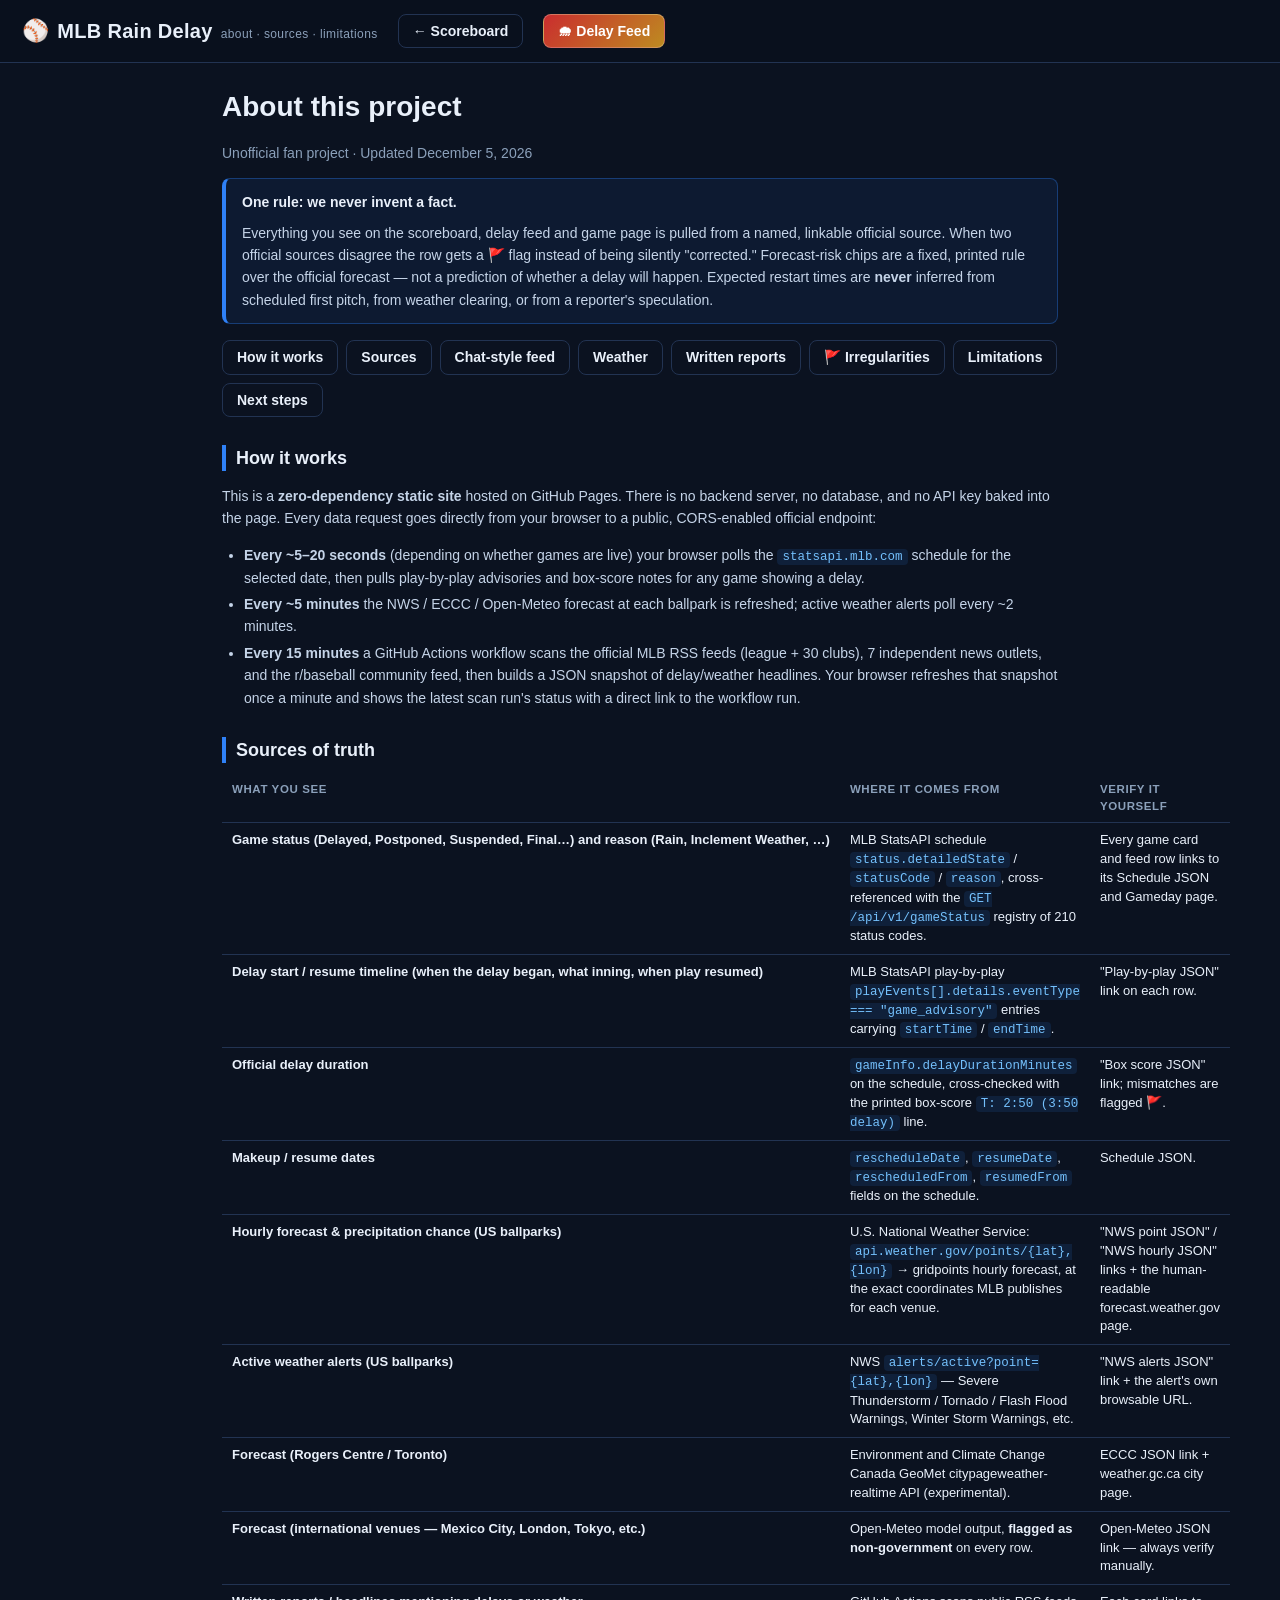
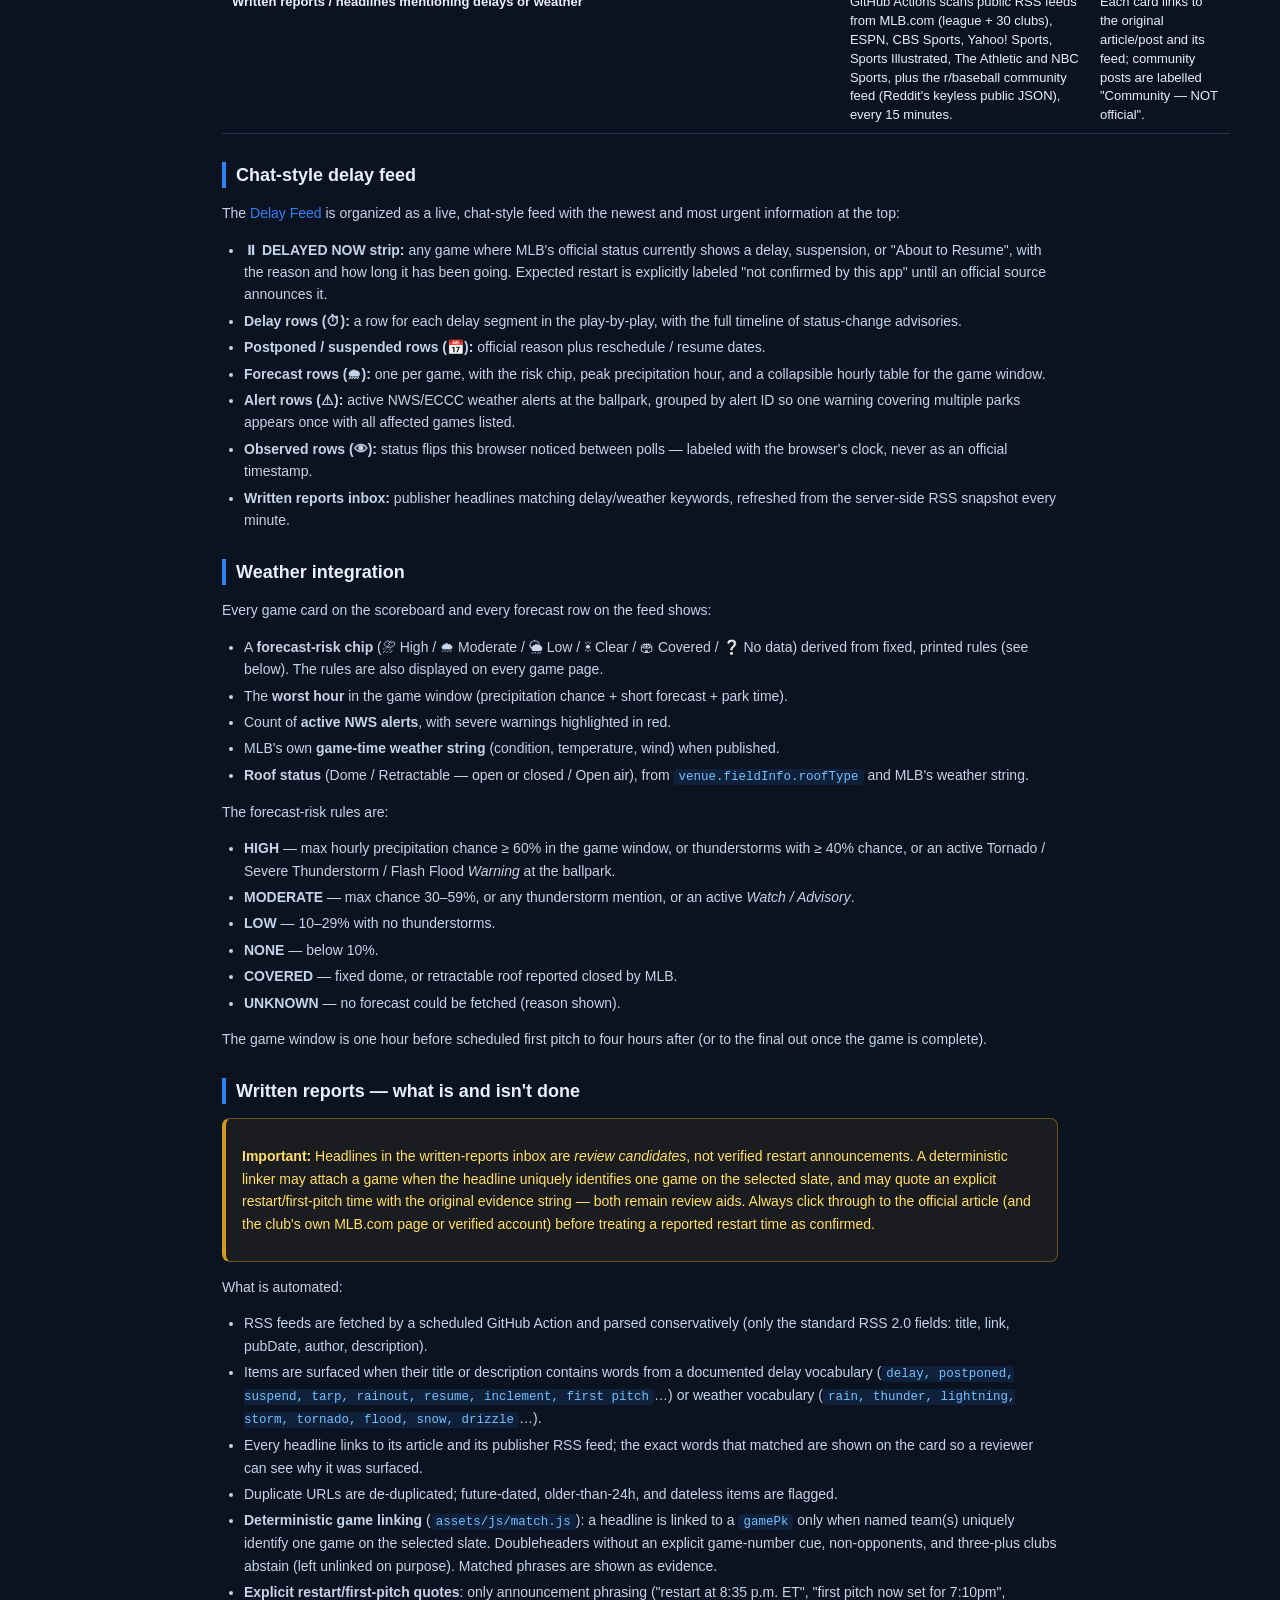
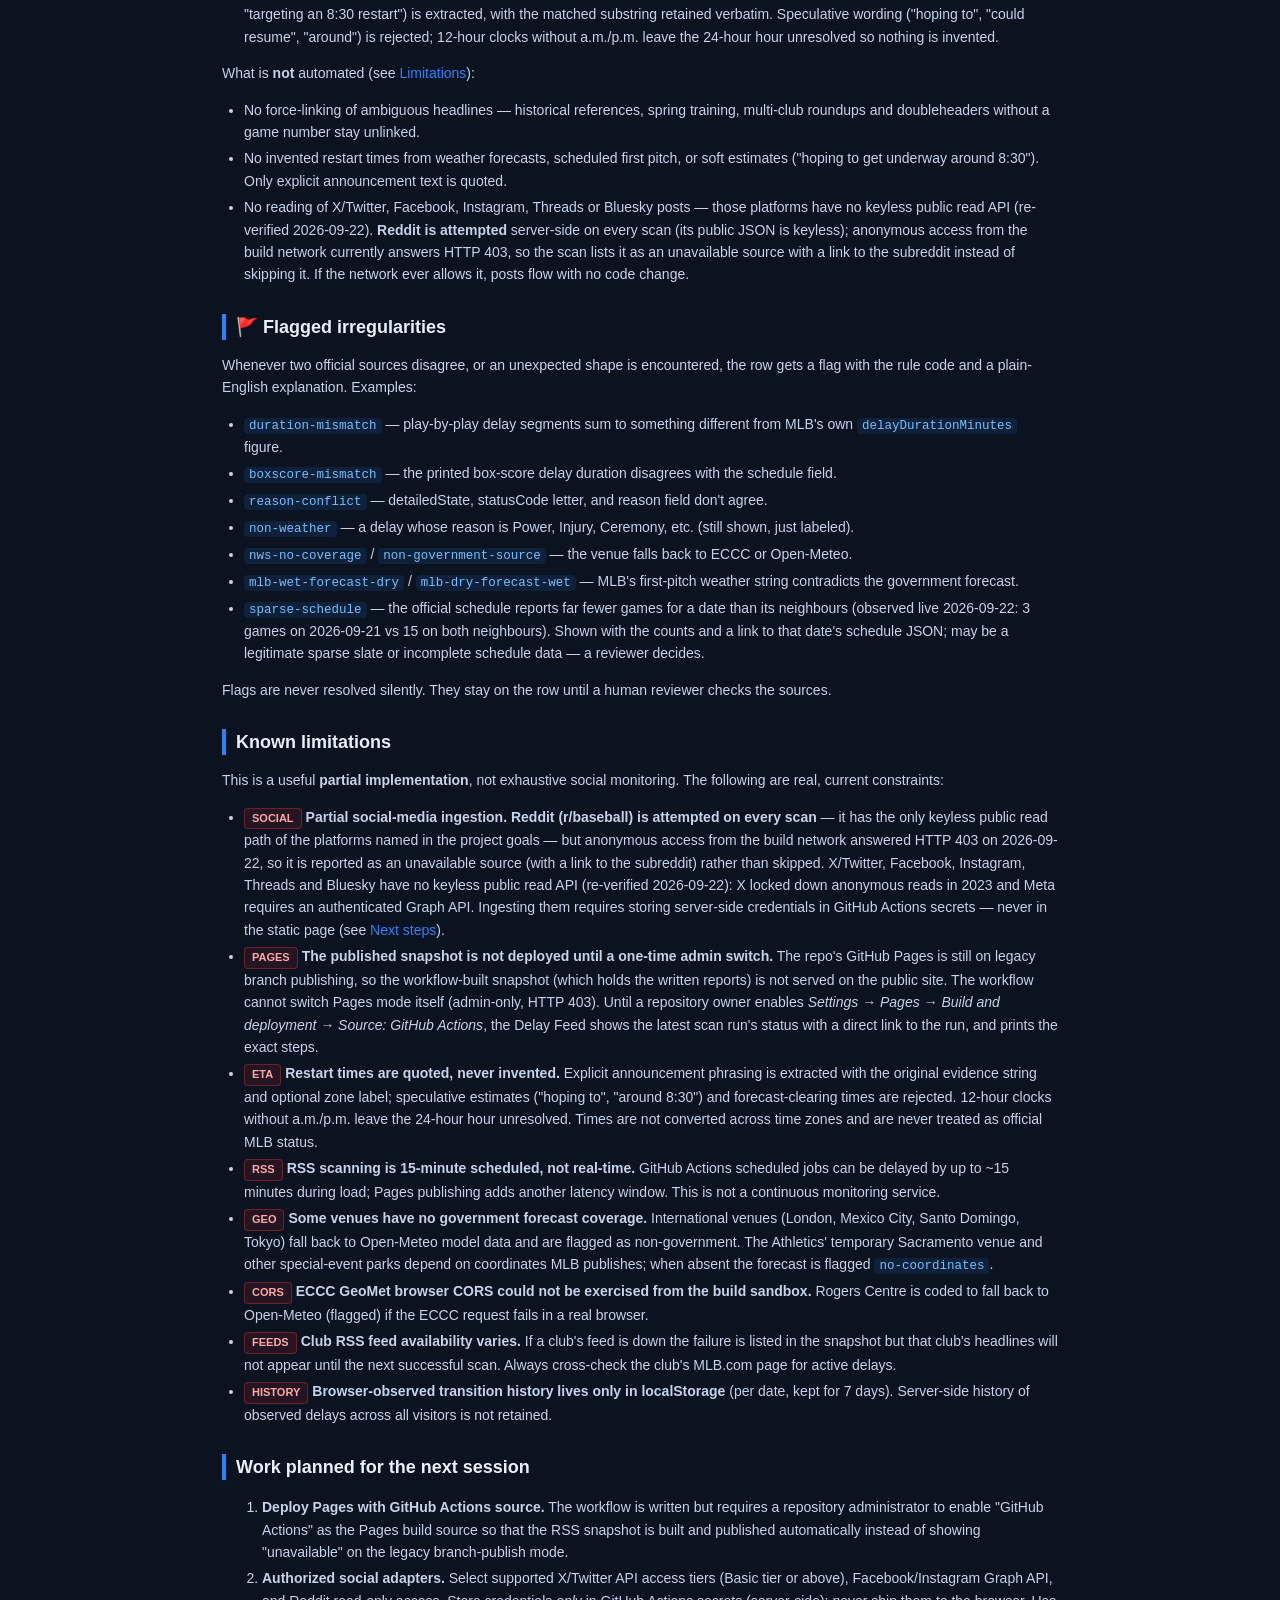
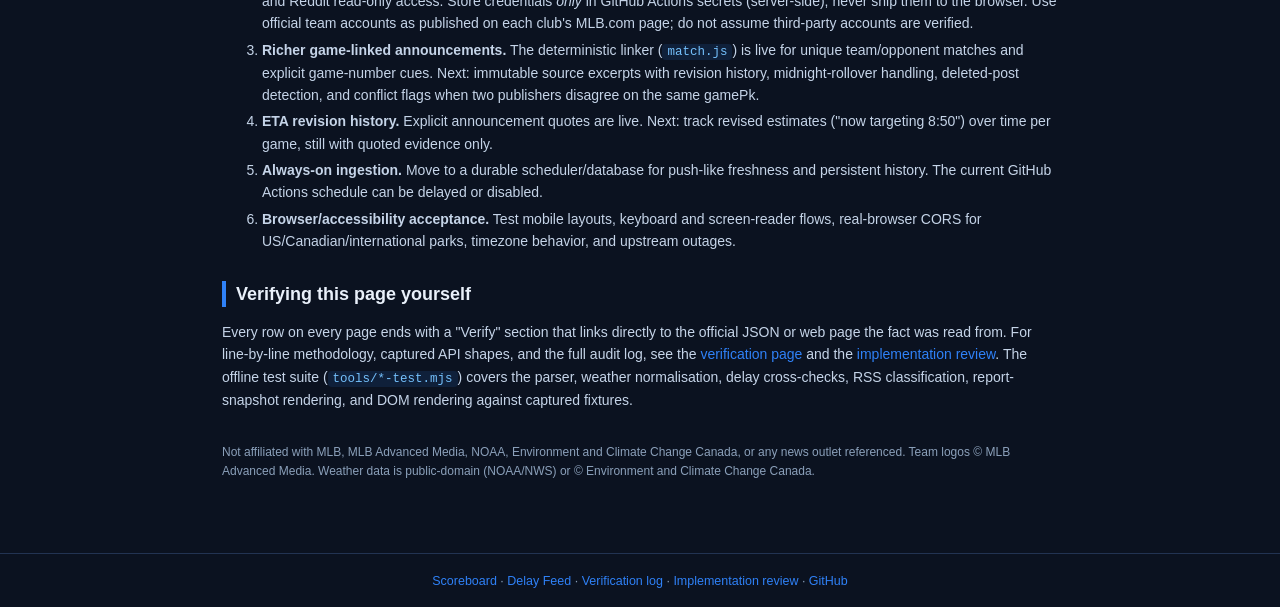
<file: about.html>
<!DOCTYPE html>
<html lang="en">
<head>
  <meta charset="UTF-8">
  <meta name="viewport" content="width=device-width, initial-scale=1.0">
  <title>MLB Rain Delay — About · Sources · Limitations</title>
  <meta name="description" content="About MLB Rain Delay: how delays, forecasts and written reports are gathered, which sources are official, what is verified automatically, and the project's limitations.">
  <link rel="icon" href="data:image/svg+xml,%3Csvg xmlns='http://www.w3.org/2000/svg' viewBox='0 0 100 100'%3E%3Ccircle cx='50' cy='50' r='46' fill='%23fff' stroke='%232f81f7' stroke-width='6'/%3E%3Cpath d='M38 62 l-6 14 M50 62 l-6 14 M62 62 l-6 14' stroke='%2338bdf8' stroke-width='5' stroke-linecap='round'/%3E%3C/svg%3E">
  <link rel="stylesheet" href="assets/css/style.css">
  <style>
    .about-main { max-width: 880px; margin: 0 auto; padding: 24px 22px 60px; }
    .about-main h1 { font-size: 28px; margin: 0 0 4px; }
    .about-main h2 { font-size: 18px; margin: 28px 0 8px; border-left: 4px solid var(--accent); padding-left: 10px; }
    .about-main h3 { font-size: 15px; margin: 18px 0 6px; color: var(--muted); text-transform: uppercase; letter-spacing: 0.8px; font-size: 12px; }
    .about-main p, .about-main li { font-size: 14px; line-height: 1.6; color: #c5d4e8; }
    .about-main ul { padding-left: 22px; margin: 6px 0; }
    .about-main li { margin: 4px 0; }
    .about-main code { background: rgba(47,129,247,0.12); padding: 1px 5px; border-radius: 4px; font-size: 12.5px; color: #74c0fc; }
    .about-table { width: 100%; border-collapse: collapse; margin: 10px 0; font-size: 13px; }
    .about-table th, .about-table td { padding: 8px 10px; border-bottom: 1px solid var(--line); text-align: left; vertical-align: top; }
    .about-table th { color: var(--muted); font-size: 11.5px; text-transform: uppercase; letter-spacing: 0.6px; font-weight: 800; }
    .about-table td:first-child { font-weight: 700; color: var(--text); white-space: nowrap; }
    .callout { background: rgba(47,129,247,0.08); border: 1px solid rgba(47,129,247,0.35); border-left: 4px solid var(--accent); border-radius: 8px; padding: 12px 16px; margin: 14px 0; }
    .callout-warn { background: rgba(210,153,34,0.08); border-color: rgba(210,153,34,0.45); border-left-color: var(--yellow); }
    .callout-warn p { color: #ffe066; }
    .limitation-tag { display: inline-block; background: rgba(224,49,49,0.12); color: #ffa8a8; border: 1px solid rgba(224,49,49,0.4); border-radius: 4px; padding: 1px 7px; font-size: 11px; font-weight: 700; margin-right: 4px; }
    .source-list { display: flex; flex-wrap: wrap; gap: 6px; margin: 8px 0; }
    .about-nav { display: flex; gap: 8px; flex-wrap: wrap; margin: 16px 0 0; }
  </style>
</head>
<body class="page-scoreboard">
  <header class="topbar">
    <div class="brand">
      <span class="brand-ball">⚾</span>
      <span>MLB Rain Delay</span>
      <span class="brand-sub">about · sources · limitations</span>
    </div>
    <a class="btn btn-ghost" href="index.html">← Scoreboard</a>
    <a class="btn btn-feed" href="delays.html">🌧 Delay Feed</a>
  </header>

  <main class="about-main">
    <h1>About this project</h1>
    <p style="color: var(--muted);">Unofficial fan project · Updated <span id="build-date"></span></p>

    <div class="callout">
      <p style="margin:0; color: var(--text); font-weight: 600;">One rule: we never invent a fact.</p>
      <p style="margin:8px 0 0;">Everything you see on the scoreboard, delay feed and game page is pulled from
      a named, linkable official source. When two official sources disagree the row gets a 🚩 flag instead of
      being silently "corrected." Forecast-risk chips are a fixed, printed rule over the official forecast —
      not a prediction of whether a delay will happen. Expected restart times are <strong>never</strong>
      inferred from scheduled first pitch, from weather clearing, or from a reporter's speculation.</p>
    </div>

    <div class="about-nav">
      <a class="btn btn-ghost" href="#how-it-works">How it works</a>
      <a class="btn btn-ghost" href="#sources">Sources</a>
      <a class="btn btn-ghost" href="#chat-feed">Chat-style feed</a>
      <a class="btn btn-ghost" href="#weather">Weather</a>
      <a class="btn btn-ghost" href="#reports">Written reports</a>
      <a class="btn btn-ghost" href="#irregularities">🚩 Irregularities</a>
      <a class="btn btn-ghost" href="#limitations">Limitations</a>
      <a class="btn btn-ghost" href="#next">Next steps</a>
    </div>

    <h2 id="how-it-works">How it works</h2>
    <p>This is a <strong>zero-dependency static site</strong> hosted on GitHub Pages. There is no backend
    server, no database, and no API key baked into the page. Every data request goes directly from your
    browser to a public, CORS-enabled official endpoint:</p>
    <ul>
      <li><strong>Every ~5–20 seconds</strong> (depending on whether games are live) your browser polls the
      <code>statsapi.mlb.com</code> schedule for the selected date, then pulls play-by-play advisories and
      box-score notes for any game showing a delay.</li>
      <li><strong>Every ~5 minutes</strong> the NWS / ECCC / Open-Meteo forecast at each ballpark is refreshed;
      active weather alerts poll every ~2 minutes.</li>
      <li><strong>Every 15 minutes</strong> a GitHub Actions workflow scans the official MLB RSS feeds
      (league + 30 clubs), 7 independent news outlets, and the r/baseball community feed, then builds a
      JSON snapshot of delay/weather headlines. Your browser refreshes that snapshot once a minute and
      shows the latest scan run's status with a direct link to the workflow run.</li>
    </ul>

    <h2 id="sources">Sources of truth</h2>
    <table class="about-table">
      <thead><tr><th>What you see</th><th>Where it comes from</th><th>Verify it yourself</th></tr></thead>
      <tbody>
        <tr>
          <td>Game status (Delayed, Postponed, Suspended, Final…) and reason (Rain, Inclement Weather, …)</td>
          <td>MLB StatsAPI schedule <code>status.detailedState</code> / <code>statusCode</code> / <code>reason</code>, cross-referenced with the <code>GET /api/v1/gameStatus</code> registry of 210 status codes.</td>
          <td>Every game card and feed row links to its Schedule JSON and Gameday page.</td>
        </tr>
        <tr>
          <td>Delay start / resume timeline (when the delay began, what inning, when play resumed)</td>
          <td>MLB StatsAPI play-by-play <code>playEvents[].details.eventType === "game_advisory"</code> entries carrying <code>startTime</code> / <code>endTime</code>.</td>
          <td>"Play-by-play JSON" link on each row.</td>
        </tr>
        <tr>
          <td>Official delay duration</td>
          <td><code>gameInfo.delayDurationMinutes</code> on the schedule, cross-checked with the printed box-score <code>T: 2:50 (3:50 delay)</code> line.</td>
          <td>"Box score JSON" link; mismatches are flagged 🚩.</td>
        </tr>
        <tr>
          <td>Makeup / resume dates</td>
          <td><code>rescheduleDate</code>, <code>resumeDate</code>, <code>rescheduledFrom</code>, <code>resumedFrom</code> fields on the schedule.</td>
          <td>Schedule JSON.</td>
        </tr>
        <tr>
          <td>Hourly forecast & precipitation chance (US ballparks)</td>
          <td>U.S. National Weather Service: <code>api.weather.gov/points/{lat},{lon}</code> → gridpoints hourly forecast, at the exact coordinates MLB publishes for each venue.</td>
          <td>"NWS point JSON" / "NWS hourly JSON" links + the human-readable forecast.weather.gov page.</td>
        </tr>
        <tr>
          <td>Active weather alerts (US ballparks)</td>
          <td>NWS <code>alerts/active?point={lat},{lon}</code> — Severe Thunderstorm / Tornado / Flash Flood Warnings, Winter Storm Warnings, etc.</td>
          <td>"NWS alerts JSON" link + the alert's own browsable URL.</td>
        </tr>
        <tr>
          <td>Forecast (Rogers Centre / Toronto)</td>
          <td>Environment and Climate Change Canada GeoMet citypageweather-realtime API (experimental).</td>
          <td>ECCC JSON link + weather.gc.ca city page.</td>
        </tr>
        <tr>
          <td>Forecast (international venues — Mexico City, London, Tokyo, etc.)</td>
          <td>Open-Meteo model output, <strong>flagged as non-government</strong> on every row.</td>
          <td>Open-Meteo JSON link — always verify manually.</td>
        </tr>
        <tr>
          <td>Written reports / headlines mentioning delays or weather</td>
          <td>GitHub Actions scans public RSS feeds from MLB.com (league + 30 clubs), ESPN, CBS Sports, Yahoo! Sports, Sports Illustrated, The Athletic and NBC Sports, plus the r/baseball community feed (Reddit's keyless public JSON), every 15 minutes.</td>
          <td>Each card links to the original article/post and its feed; community posts are labelled "Community — NOT official".</td>
        </tr>
      </tbody>
    </table>

    <h2 id="chat-feed">Chat-style delay feed</h2>
    <p>The <a href="delays.html">Delay Feed</a> is organized as a live, chat-style feed with the
    newest and most urgent information at the top:</p>
    <ul>
      <li><strong>⏸ DELAYED NOW strip:</strong> any game where MLB's official status currently shows a
      delay, suspension, or "About to Resume", with the reason and how long it has been going.
      Expected restart is explicitly labeled "not confirmed by this app" until an official source announces it.</li>
      <li><strong>Delay rows (⏱):</strong> a row for each delay segment in the play-by-play, with
      the full timeline of status-change advisories.</li>
      <li><strong>Postponed / suspended rows (📅):</strong> official reason plus reschedule / resume dates.</li>
      <li><strong>Forecast rows (🌧):</strong> one per game, with the risk chip, peak precipitation hour,
      and a collapsible hourly table for the game window.</li>
      <li><strong>Alert rows (⚠):</strong> active NWS/ECCC weather alerts at the ballpark, grouped by
      alert ID so one warning covering multiple parks appears once with all affected games listed.</li>
      <li><strong>Observed rows (👁):</strong> status flips this browser noticed between polls —
      labeled with the browser's clock, never as an official timestamp.</li>
      <li><strong>Written reports inbox:</strong> publisher headlines matching delay/weather keywords,
      refreshed from the server-side RSS snapshot every minute.</li>
    </ul>

    <h2 id="weather">Weather integration</h2>
    <p>Every game card on the scoreboard and every forecast row on the feed shows:</p>
    <ul>
      <li>A <strong>forecast-risk chip</strong> (⛈ High / 🌧 Moderate / 🌦 Low / ☀ Clear / 🏟 Covered / ❔ No data)
      derived from fixed, printed rules (see below). The rules are also displayed on every game page.</li>
      <li>The <strong>worst hour</strong> in the game window (precipitation chance + short forecast + park time).</li>
      <li>Count of <strong>active NWS alerts</strong>, with severe warnings highlighted in red.</li>
      <li>MLB's own <strong>game-time weather string</strong> (condition, temperature, wind) when published.</li>
      <li><strong>Roof status</strong> (Dome / Retractable — open or closed / Open air), from
      <code>venue.fieldInfo.roofType</code> and MLB's weather string.</li>
    </ul>
    <p>The forecast-risk rules are:</p>
    <ul>
      <li><strong>HIGH</strong> — max hourly precipitation chance ≥ 60% in the game window, or thunderstorms with ≥ 40% chance, or an active Tornado / Severe Thunderstorm / Flash Flood <em>Warning</em> at the ballpark.</li>
      <li><strong>MODERATE</strong> — max chance 30–59%, or any thunderstorm mention, or an active <em>Watch / Advisory</em>.</li>
      <li><strong>LOW</strong> — 10–29% with no thunderstorms.</li>
      <li><strong>NONE</strong> — below 10%.</li>
      <li><strong>COVERED</strong> — fixed dome, or retractable roof reported closed by MLB.</li>
      <li><strong>UNKNOWN</strong> — no forecast could be fetched (reason shown).</li>
    </ul>
    <p>The game window is one hour before scheduled first pitch to four hours after (or to the final out once the game is complete).</p>

    <h2 id="reports">Written reports — what is and isn't done</h2>
    <div class="callout callout-warn">
      <p><strong>Important:</strong> Headlines in the written-reports inbox are <em>review candidates</em>,
      not verified restart announcements. A deterministic linker may attach a game when the headline
      uniquely identifies one game on the selected slate, and may quote an explicit restart/first-pitch
      time with the original evidence string — both remain review aids. Always click through to the
      official article (and the club's own MLB.com page or verified account) before treating a reported
      restart time as confirmed.</p>
    </div>
    <p>What is automated:</p>
    <ul>
      <li>RSS feeds are fetched by a scheduled GitHub Action and parsed conservatively (only the standard
      RSS 2.0 fields: title, link, pubDate, author, description).</li>
      <li>Items are surfaced when their title or description contains words from a documented delay
      vocabulary (<code>delay, postponed, suspend, tarp, rainout, resume, inclement, first pitch</code>…)
      or weather vocabulary (<code>rain, thunder, lightning, storm, tornado, flood, snow, drizzle</code>…).</li>
      <li>Every headline links to its article and its publisher RSS feed; the exact words that matched
      are shown on the card so a reviewer can see why it was surfaced.</li>
      <li>Duplicate URLs are de-duplicated; future-dated, older-than-24h, and dateless items are flagged.</li>
      <li><strong>Deterministic game linking</strong> (<code>assets/js/match.js</code>): a headline is
      linked to a <code>gamePk</code> only when named team(s) uniquely identify one game on the selected
      slate. Doubleheaders without an explicit game-number cue, non-opponents, and three-plus clubs
      abstain (left unlinked on purpose). Matched phrases are shown as evidence.</li>
      <li><strong>Explicit restart/first-pitch quotes</strong>: only announcement phrasing
      ("restart at 8:35 p.m. ET", "first pitch now set for 7:10pm", "targeting an 8:30 restart") is
      extracted, with the matched substring retained verbatim. Speculative wording ("hoping to",
      "could resume", "around") is rejected; 12-hour clocks without a.m./p.m. leave the 24-hour hour
      unresolved so nothing is invented.</li>
    </ul>
    <p>What is <strong>not</strong> automated (see <a href="#limitations">Limitations</a>):</p>
    <ul>
      <li>No force-linking of ambiguous headlines — historical references, spring training, multi-club
      roundups and doubleheaders without a game number stay unlinked.</li>
      <li>No invented restart times from weather forecasts, scheduled first pitch, or soft estimates
      ("hoping to get underway around 8:30"). Only explicit announcement text is quoted.</li>
      <li>No reading of X/Twitter, Facebook, Instagram, Threads or Bluesky posts — those platforms
      have no keyless public read API (re-verified 2026-09-22). <strong>Reddit is attempted</strong>
      server-side on every scan (its public JSON is keyless); anonymous access from the build network
      currently answers HTTP 403, so the scan lists it as an unavailable source with a link to the
      subreddit instead of skipping it. If the network ever allows it, posts flow with no code change.</li>
    </ul>

    <h2 id="irregularities">🚩 Flagged irregularities</h2>
    <p>Whenever two official sources disagree, or an unexpected shape is encountered, the row gets a
    flag with the rule code and a plain-English explanation. Examples:</p>
    <ul>
      <li><code>duration-mismatch</code> — play-by-play delay segments sum to something different from
      MLB's own <code>delayDurationMinutes</code> figure.</li>
      <li><code>boxscore-mismatch</code> — the printed box-score delay duration disagrees with the
      schedule field.</li>
      <li><code>reason-conflict</code> — detailedState, statusCode letter, and reason field don't agree.</li>
      <li><code>non-weather</code> — a delay whose reason is Power, Injury, Ceremony, etc. (still shown, just labeled).</li>
      <li><code>nws-no-coverage</code> / <code>non-government-source</code> — the venue falls back to
      ECCC or Open-Meteo.</li>
      <li><code>mlb-wet-forecast-dry</code> / <code>mlb-dry-forecast-wet</code> — MLB's first-pitch weather
      string contradicts the government forecast.</li>
      <li><code>sparse-schedule</code> — the official schedule reports far fewer games for a date than
      its neighbours (observed live 2026-09-22: 3 games on 2026-09-21 vs 15 on both neighbours). Shown
      with the counts and a link to that date's schedule JSON; may be a legitimate sparse slate or
      incomplete schedule data — a reviewer decides.</li>
    </ul>
    <p>Flags are never resolved silently. They stay on the row until a human reviewer checks the sources.</p>

    <h2 id="limitations">Known limitations</h2>
    <p>This is a useful <strong>partial implementation</strong>, not exhaustive social monitoring.
    The following are real, current constraints:</p>
    <ul>
      <li><span class="limitation-tag">SOCIAL</span><strong>Partial social-media ingestion.</strong>
      <strong>Reddit (r/baseball) is attempted on every scan</strong> — it has the only keyless public
      read path of the platforms named in the project goals — but anonymous access from the build
      network answered HTTP 403 on 2026-09-22, so it is reported as an unavailable source (with a link
      to the subreddit) rather than skipped. X/Twitter, Facebook, Instagram, Threads and Bluesky have no
      keyless public read API (re-verified 2026-09-22): X locked down anonymous reads in 2023 and Meta
      requires an authenticated Graph API. Ingesting them requires storing server-side credentials in
      GitHub Actions secrets — never in the static page (see <a href="#next">Next steps</a>).</li>
      <li><span class="limitation-tag">PAGES</span><strong>The published snapshot is not deployed until
      a one-time admin switch.</strong> The repo's GitHub Pages is still on legacy branch publishing,
      so the workflow-built snapshot (which holds the written reports) is not served on the public site.
      The workflow cannot switch Pages mode itself (admin-only, HTTP 403). Until a repository owner
      enables <em>Settings → Pages → Build and deployment → Source: GitHub Actions</em>, the Delay Feed
      shows the latest scan run's status with a direct link to the run, and prints the exact steps.</li>
      <li><span class="limitation-tag">ETA</span><strong>Restart times are quoted, never invented.</strong>
      Explicit announcement phrasing is extracted with the original evidence string and optional zone
      label; speculative estimates ("hoping to", "around 8:30") and forecast-clearing times are rejected.
      12-hour clocks without a.m./p.m. leave the 24-hour hour unresolved. Times are not converted across
      time zones and are never treated as official MLB status.</li>
      <li><span class="limitation-tag">RSS</span><strong>RSS scanning is 15-minute scheduled, not real-time.</strong>
      GitHub Actions scheduled jobs can be delayed by up to ~15 minutes during load; Pages publishing adds
      another latency window. This is not a continuous monitoring service.</li>
      <li><span class="limitation-tag">GEO</span><strong>Some venues have no government forecast coverage.</strong>
      International venues (London, Mexico City, Santo Domingo, Tokyo) fall back to Open-Meteo model data
      and are flagged as non-government. The Athletics' temporary Sacramento venue and other special-event
      parks depend on coordinates MLB publishes; when absent the forecast is flagged <code>no-coordinates</code>.</li>
      <li><span class="limitation-tag">CORS</span><strong>ECCC GeoMet browser CORS could not be exercised
      from the build sandbox.</strong> Rogers Centre is coded to fall back to Open-Meteo (flagged) if the
      ECCC request fails in a real browser.</li>
      <li><span class="limitation-tag">FEEDS</span><strong>Club RSS feed availability varies.</strong>
      If a club's feed is down the failure is listed in the snapshot but that club's headlines will not
      appear until the next successful scan. Always cross-check the club's MLB.com page for active delays.</li>
      <li><span class="limitation-tag">HISTORY</span><strong>Browser-observed transition history lives
      only in localStorage</strong> (per date, kept for 7 days). Server-side history of observed delays
      across all visitors is not retained.</li>
    </ul>

    <h2 id="next">Work planned for the next session</h2>
    <ol>
      <li><strong>Deploy Pages with GitHub Actions source.</strong> The workflow is written but requires
      a repository administrator to enable "GitHub Actions" as the Pages build source so that the RSS
      snapshot is built and published automatically instead of showing "unavailable" on the legacy
      branch-publish mode.</li>
      <li><strong>Authorized social adapters.</strong> Select supported X/Twitter API access tiers
      (Basic tier or above), Facebook/Instagram Graph API, and Reddit read-only access. Store
      credentials <em>only</em> in GitHub Actions secrets (server-side); never ship them to the browser.
      Use official team accounts as published on each club's MLB.com page; do not assume third-party
      accounts are verified.</li>
      <li><strong>Richer game-linked announcements.</strong> The deterministic linker
      (<code>match.js</code>) is live for unique team/opponent matches and explicit game-number cues.
      Next: immutable source excerpts with revision history, midnight-rollover handling, deleted-post
      detection, and conflict flags when two publishers disagree on the same gamePk.</li>
      <li><strong>ETA revision history.</strong> Explicit announcement quotes are live. Next: track
      revised estimates ("now targeting 8:50") over time per game, still with quoted evidence only.</li>
      <li><strong>Always-on ingestion.</strong> Move to a durable scheduler/database for push-like
      freshness and persistent history. The current GitHub Actions schedule can be delayed or disabled.</li>
      <li><strong>Browser/accessibility acceptance.</strong> Test mobile layouts, keyboard and
      screen-reader flows, real-browser CORS for US/Canadian/international parks, timezone behavior,
      and upstream outages.</li>
    </ol>

    <h2>Verifying this page yourself</h2>
    <p>Every row on every page ends with a "Verify" section that links directly to the official JSON
    or web page the fact was read from. For line-by-line methodology, captured API shapes, and the
    full audit log, see the <a href="docs/verification.html">verification page</a> and the
    <a href="docs/implementation-review.md">implementation review</a>. The offline test suite
    (<code>tools/*-test.mjs</code>) covers the parser, weather normalisation, delay cross-checks,
    RSS classification, report-snapshot rendering, and DOM rendering against captured fixtures.</p>

    <p style="margin-top: 32px; color: var(--muted); font-size: 12px;">Not affiliated with MLB, MLB Advanced Media,
    NOAA, Environment and Climate Change Canada, or any news outlet referenced. Team logos © MLB Advanced Media.
    Weather data is public-domain (NOAA/NWS) or © Environment and Climate Change Canada.</p>
  </main>

  <footer class="site-footer">
    <p>
      <a href="index.html">Scoreboard</a> ·
      <a href="delays.html">Delay Feed</a> ·
      <a href="docs/verification.html">Verification log</a> ·
      <a href="docs/implementation-review.md">Implementation review</a> ·
      <a href="https://github.com/buffedlizard55-lab/MLBRainDelay">GitHub</a>
    </p>
  </footer>

  <script>
    document.getElementById('build-date').textContent = new Date().toLocaleDateString([],
      { year: 'numeric', month: 'long', day: 'numeric' });
  </script>
</body>
</html>
</file>
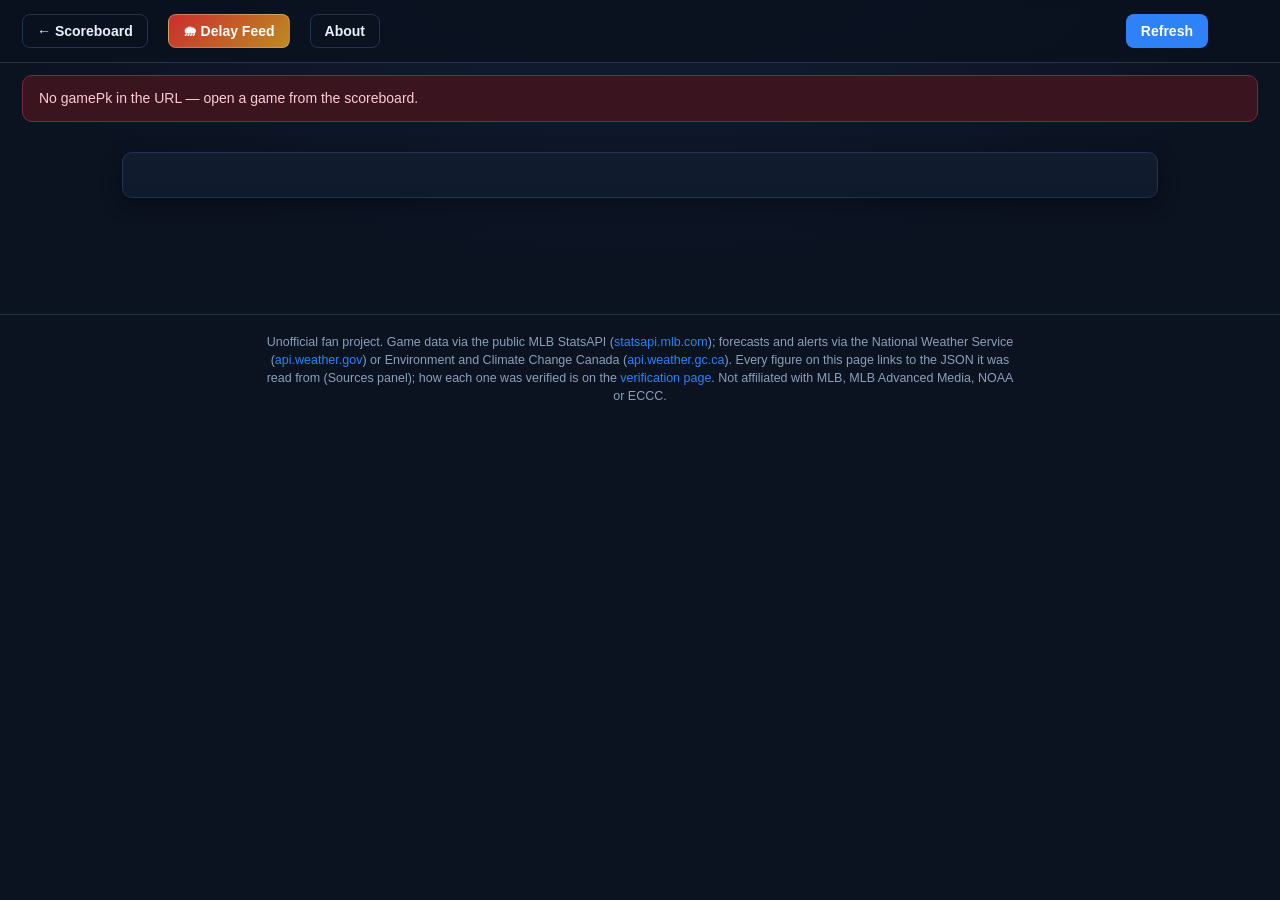
<file: game.html>
<!DOCTYPE html>
<html lang="en">
<head>
  <meta charset="UTF-8">
  <meta name="viewport" content="width=device-width, initial-scale=1.0">
  <title>MLB Rain Delay — Game</title>
  <meta name="description" content="One MLB game: official status and delay timeline, MLB's game-time weather, the NWS / Environment Canada hourly forecast and active alerts at the ballpark, and links to every official source.">
  <link rel="icon" href="data:image/svg+xml,%3Csvg xmlns='http://www.w3.org/2000/svg' viewBox='0 0 100 100'%3E%3Ccircle cx='50' cy='50' r='46' fill='%23fff' stroke='%232f81f7' stroke-width='6'/%3E%3Cpath d='M50 4 A46 46 0 0 1 96 50 M50 96 A46 46 0 0 1 4 50 M4 50 A46 46 0 0 1 50 4 M96 50 A46 46 0 0 1 50 96' stroke='%232f81f7' stroke-width='2.5' fill='none'/%3E%3Cpath d='M38 62 l-6 14 M50 62 l-6 14 M62 62 l-6 14' stroke='%2338bdf8' stroke-width='5' stroke-linecap='round'/%3E%3C/svg%3E">
  <link rel="stylesheet" href="assets/css/style.css">
</head>
<body class="page-game">
  <header class="topbar topbar-game">
    <a class="btn btn-ghost" href="index.html">← Scoreboard</a>
    <a class="btn btn-feed" href="delays.html" title="All-games delay feed">🌧 Delay Feed</a>
    <a class="btn btn-ghost" href="about.html">About</a>
    <div class="game-controls">
      <button id="refresh-btn" class="btn">Refresh</button>
      <span class="countdown" id="countdown"></span>
    </div>
  </header>

  <div id="banner" class="banner"></div>
  <div id="loading" class="loading-overlay"><div class="spinner"></div></div>

  <main id="main" class="game-main">
    <section class="game-header">
      <div id="header-away" class="header-side"></div>
      <div id="header-center" class="header-center"></div>
      <div id="header-home" class="header-side"></div>
    </section>
    <div id="header-meta" class="header-meta"></div>
    <div id="header-decisions" class="header-decisions"></div>

    <section id="linescore-wrap" class="panel" style="display:none"></section>

    <section id="delay-wrap" class="panel"></section>

    <section id="weather-wrap" class="panel"></section>

    <section id="sources-wrap" class="panel"></section>

    <div id="status-line" class="status-line"></div>
  </main>

  <footer class="site-footer">
    <p>
      Unofficial fan project. Game data via the public MLB StatsAPI
      (<a href="https://statsapi.mlb.com" target="_blank" rel="noopener">statsapi.mlb.com</a>);
      forecasts and alerts via the National Weather Service
      (<a href="https://api.weather.gov" target="_blank" rel="noopener">api.weather.gov</a>) or Environment and
      Climate Change Canada (<a href="https://api.weather.gc.ca" target="_blank" rel="noopener">api.weather.gc.ca</a>).
      Every figure on this page links to the JSON it was read from (Sources panel); how each one was
      verified is on the <a href="docs/verification.html">verification page</a>.
      Not affiliated with MLB, MLB Advanced Media, NOAA or ECCC.
    </p>
  </footer>

  <script src="assets/js/api.js"></script>
  <script src="assets/js/ui.js"></script>
  <script src="assets/js/delays.js"></script>
  <script src="assets/js/weather.js"></script>
  <script src="assets/js/clubs.js"></script>
  <script src="assets/js/game.js"></script>
</body>
</html>
</file>
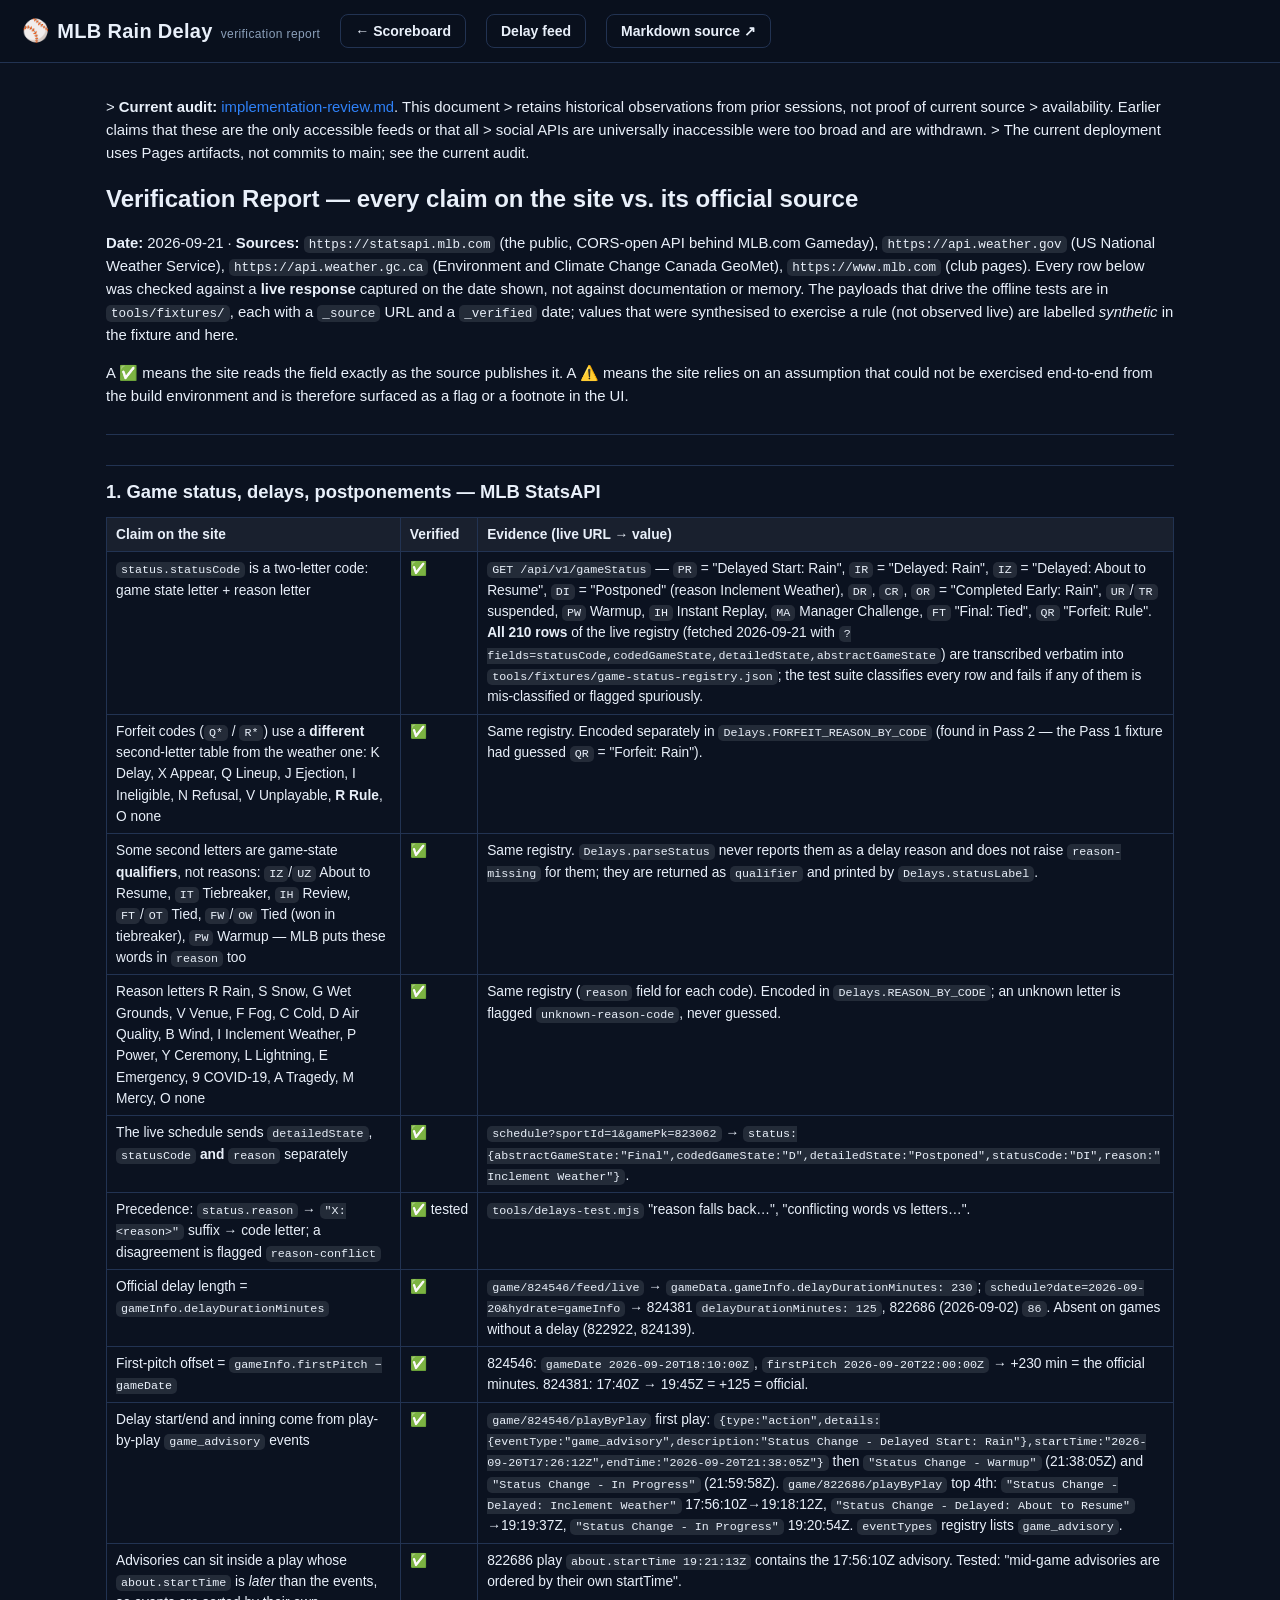
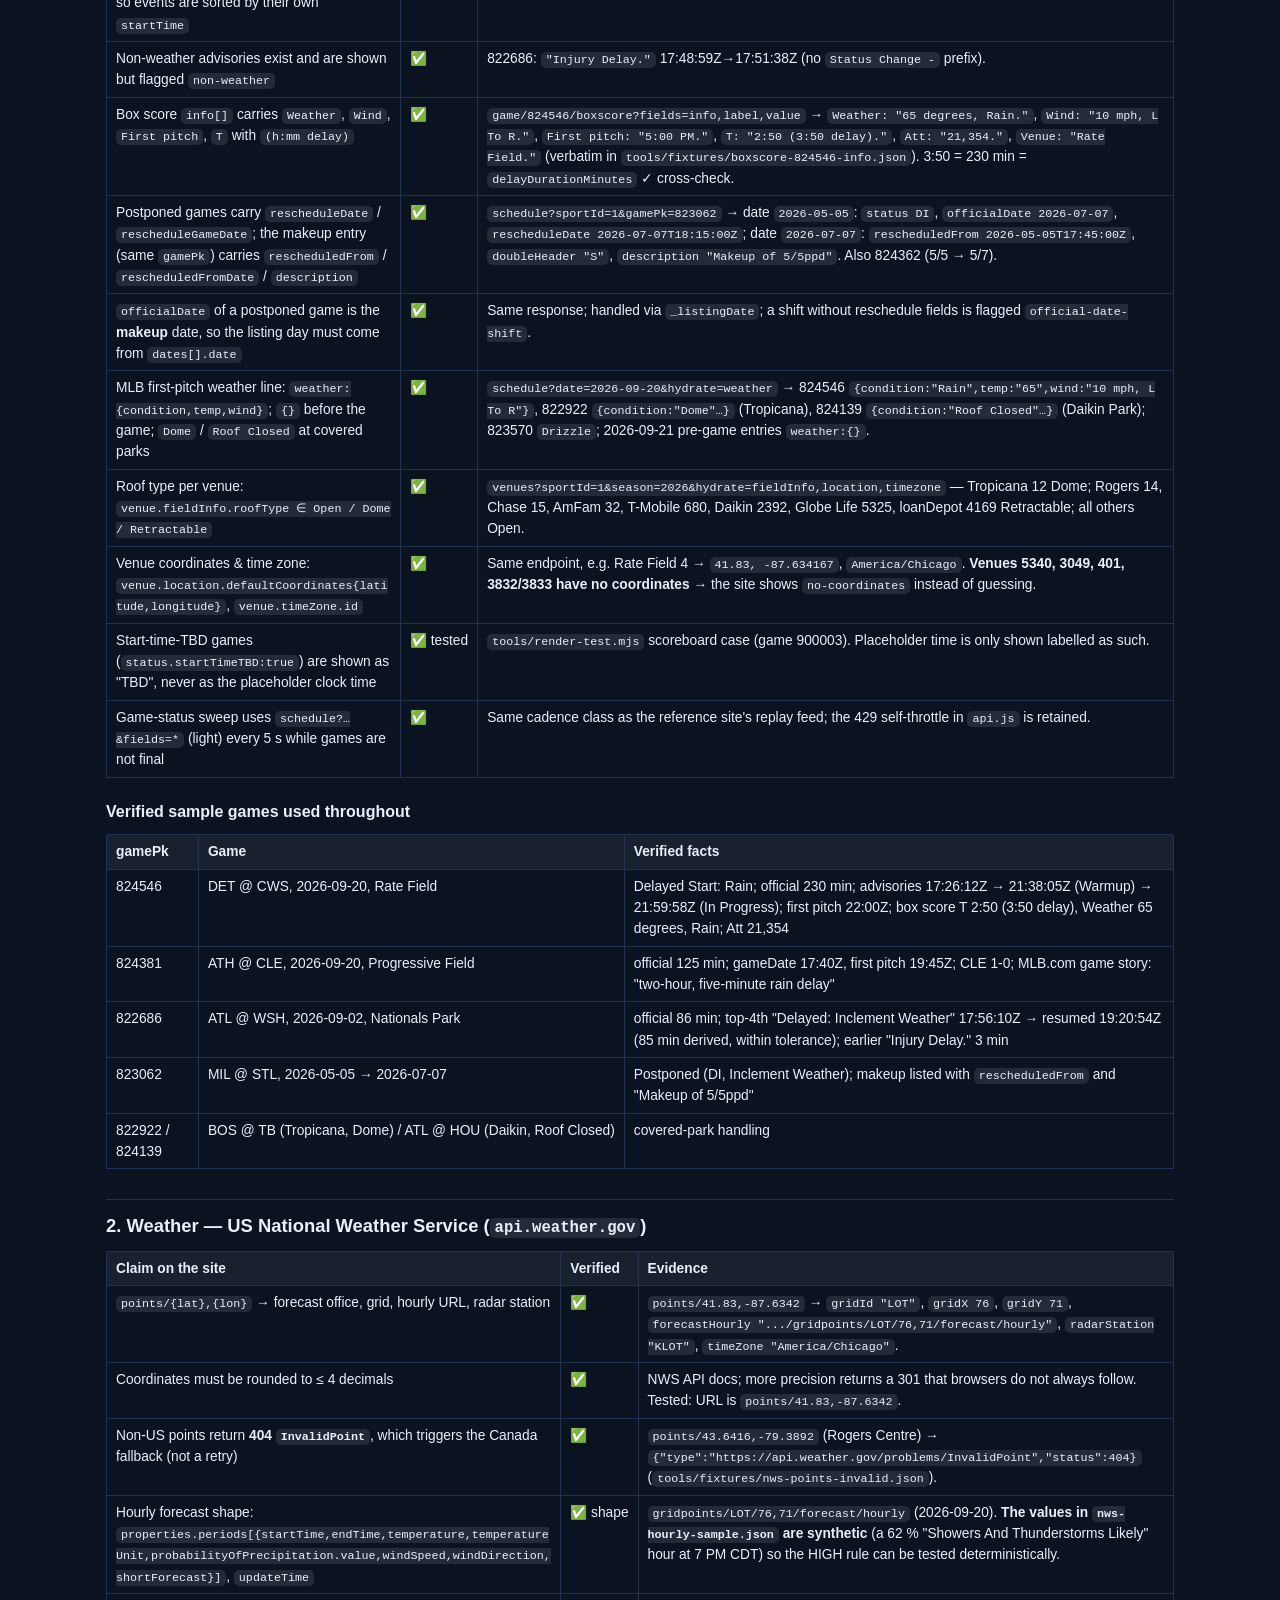
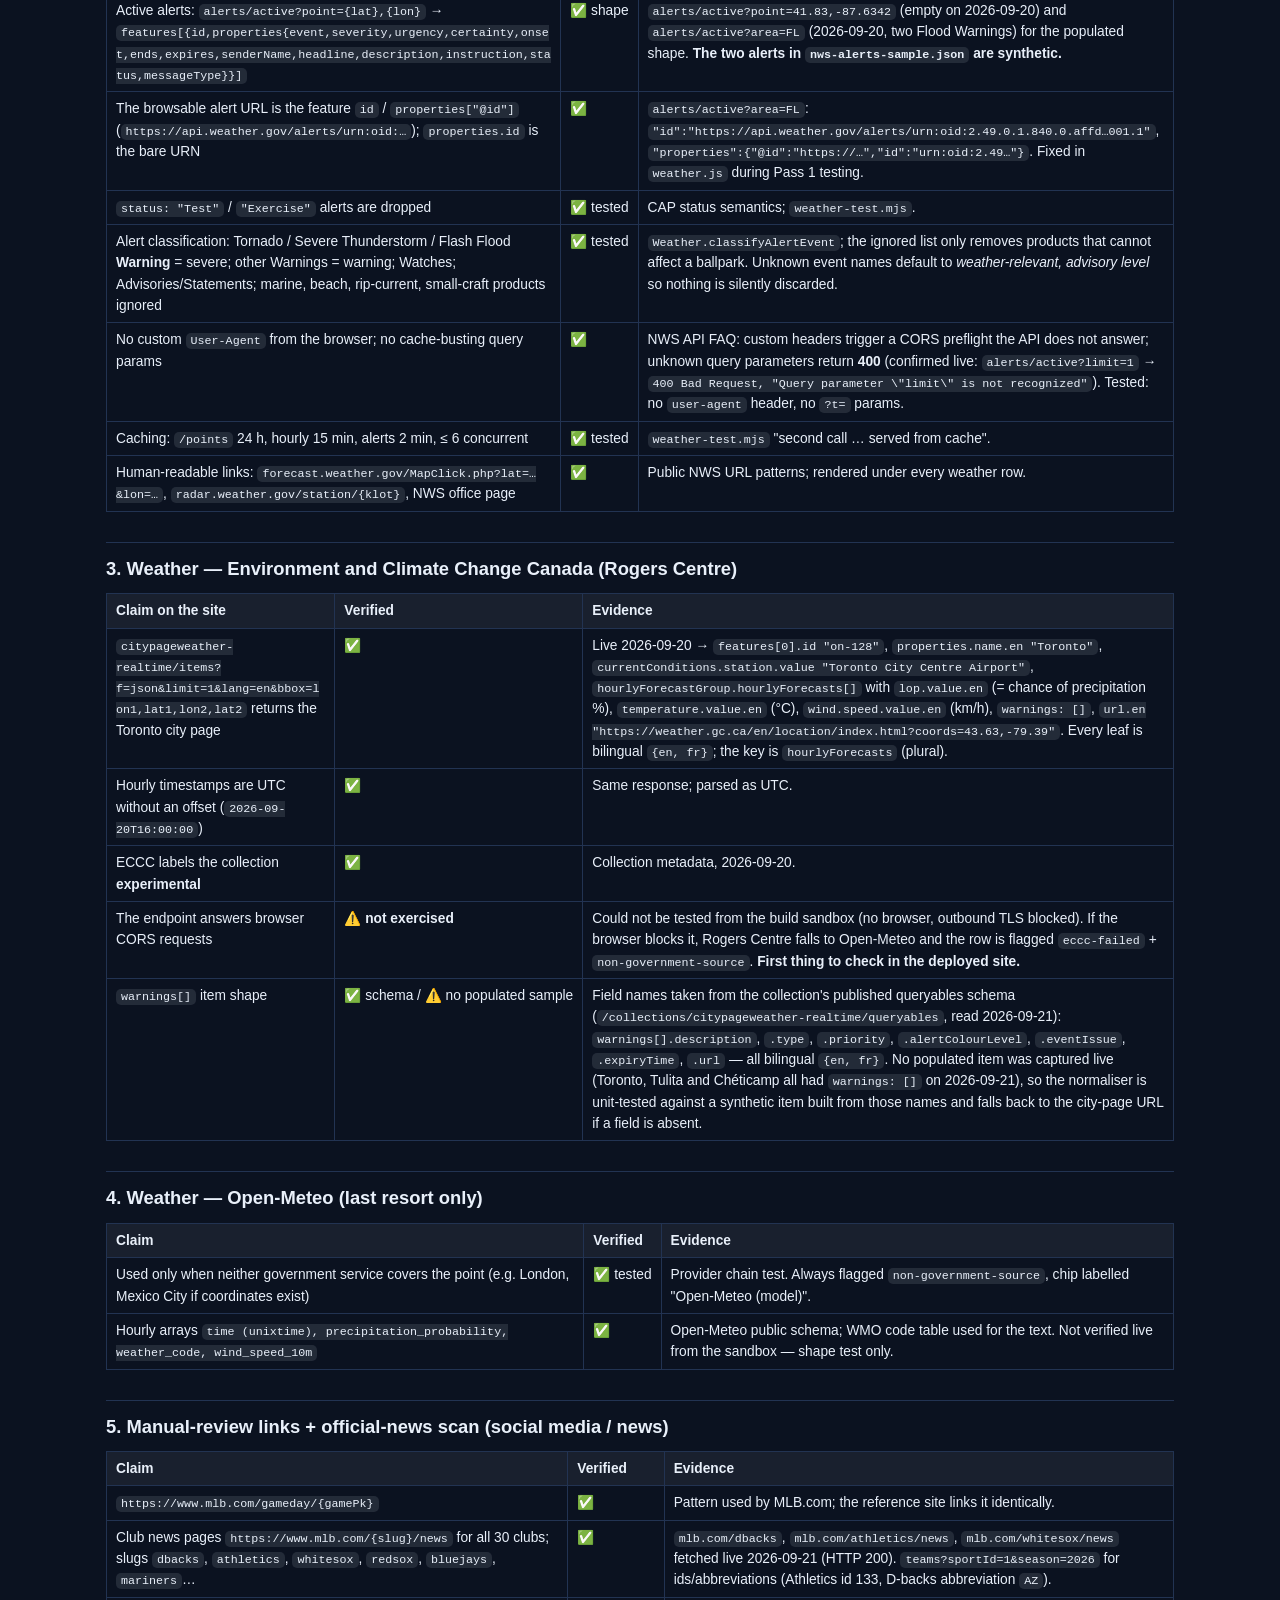
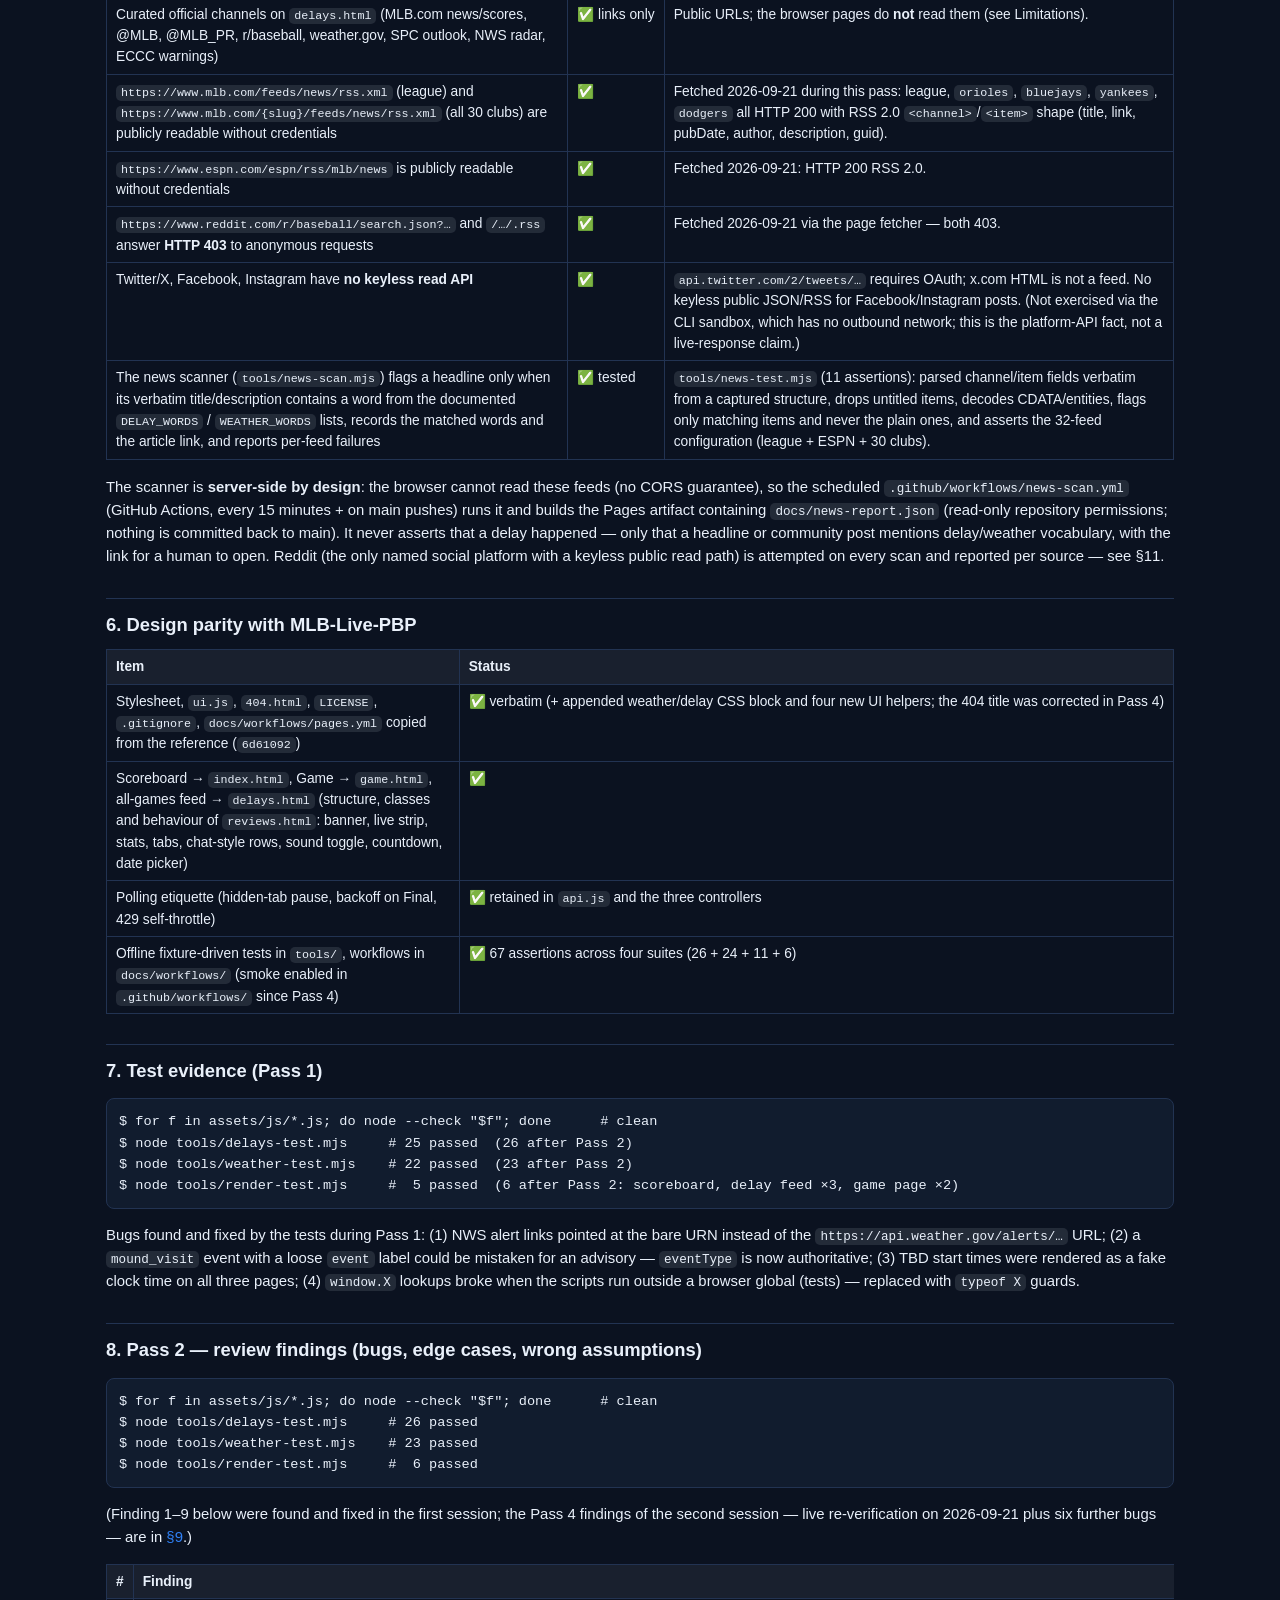
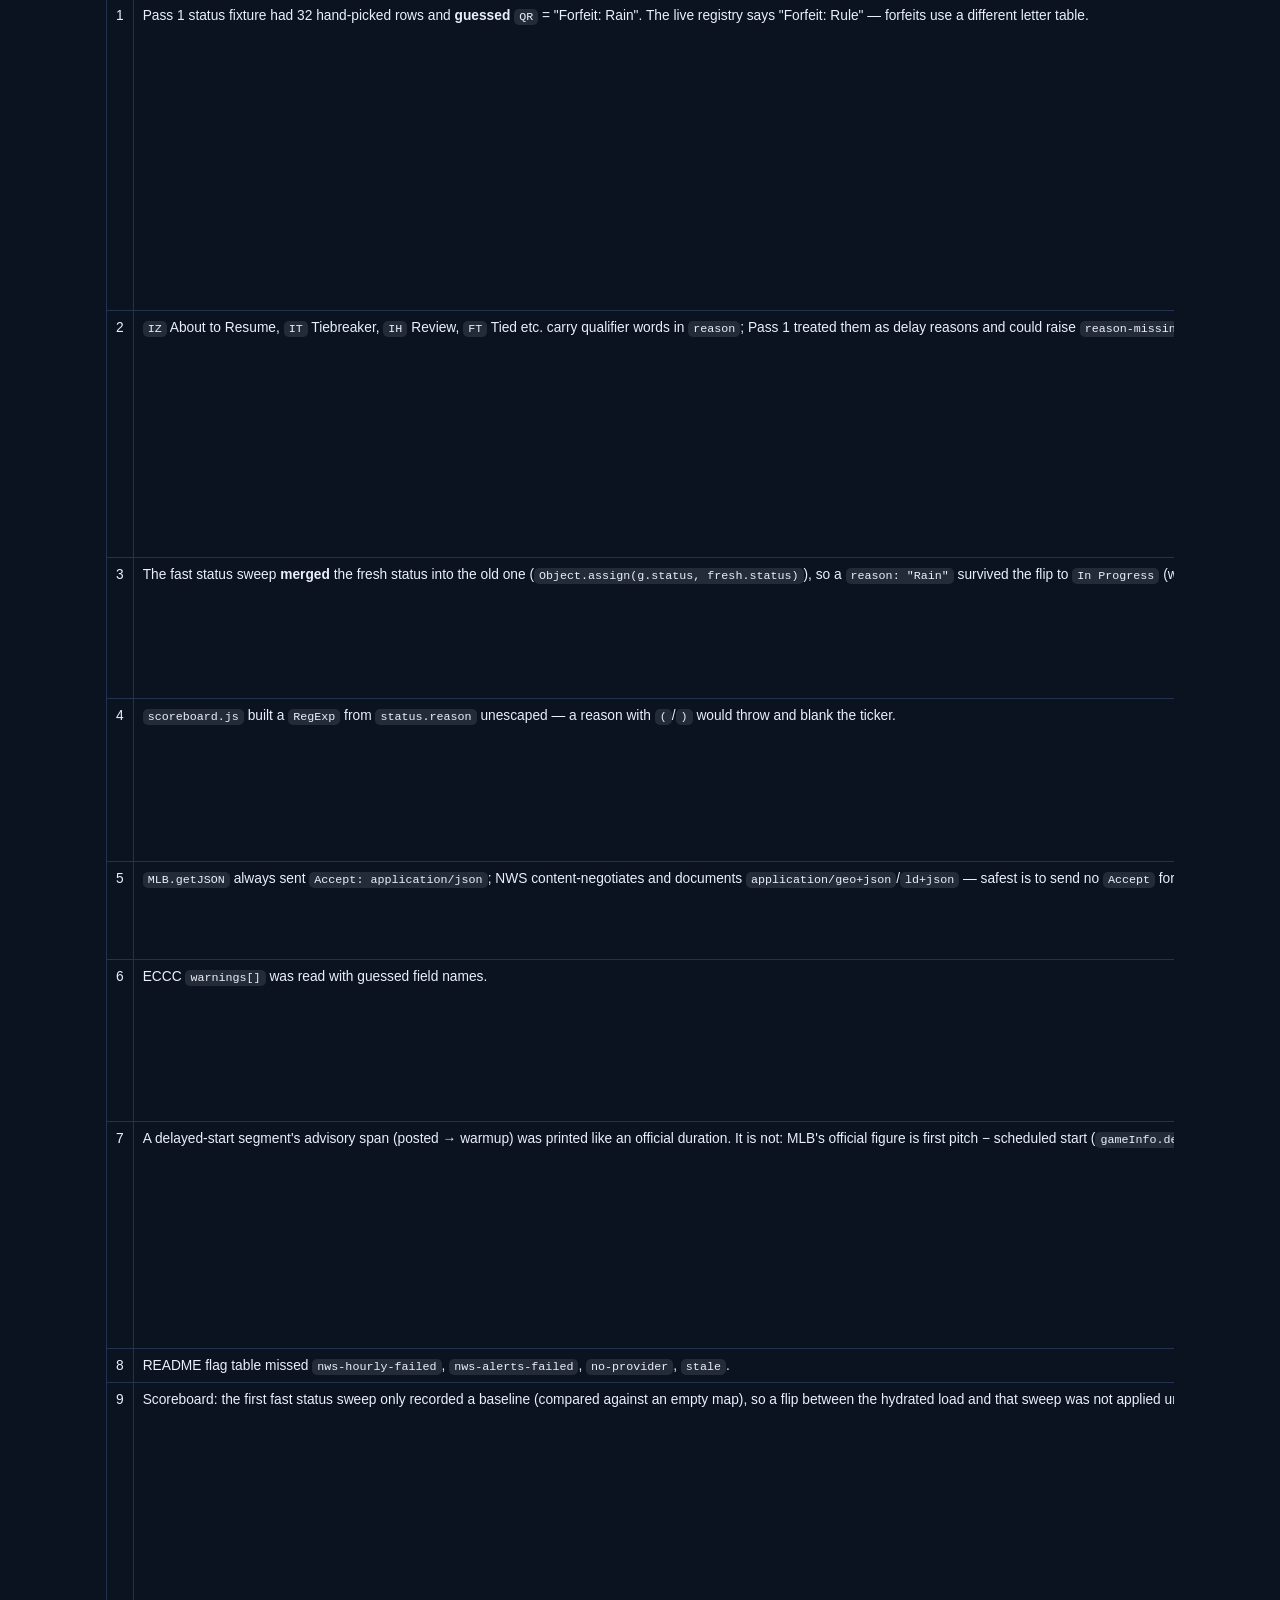
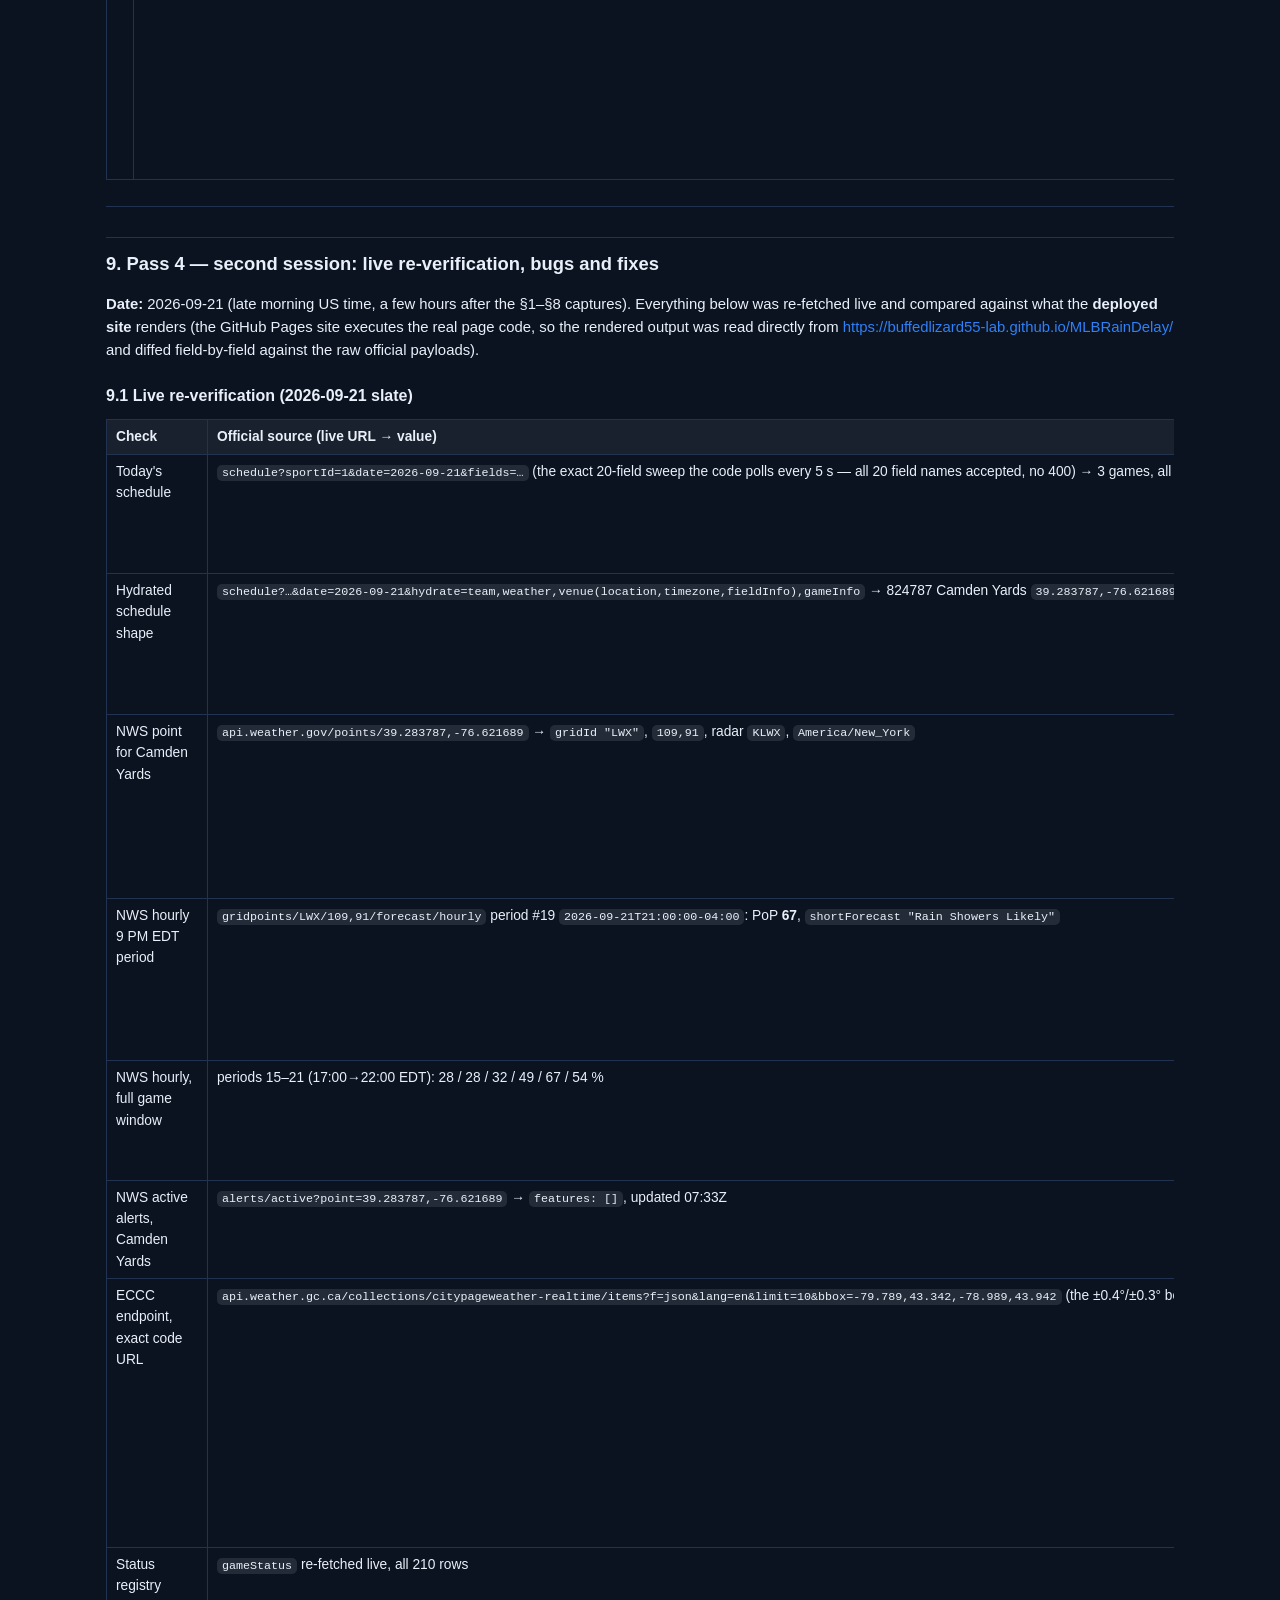
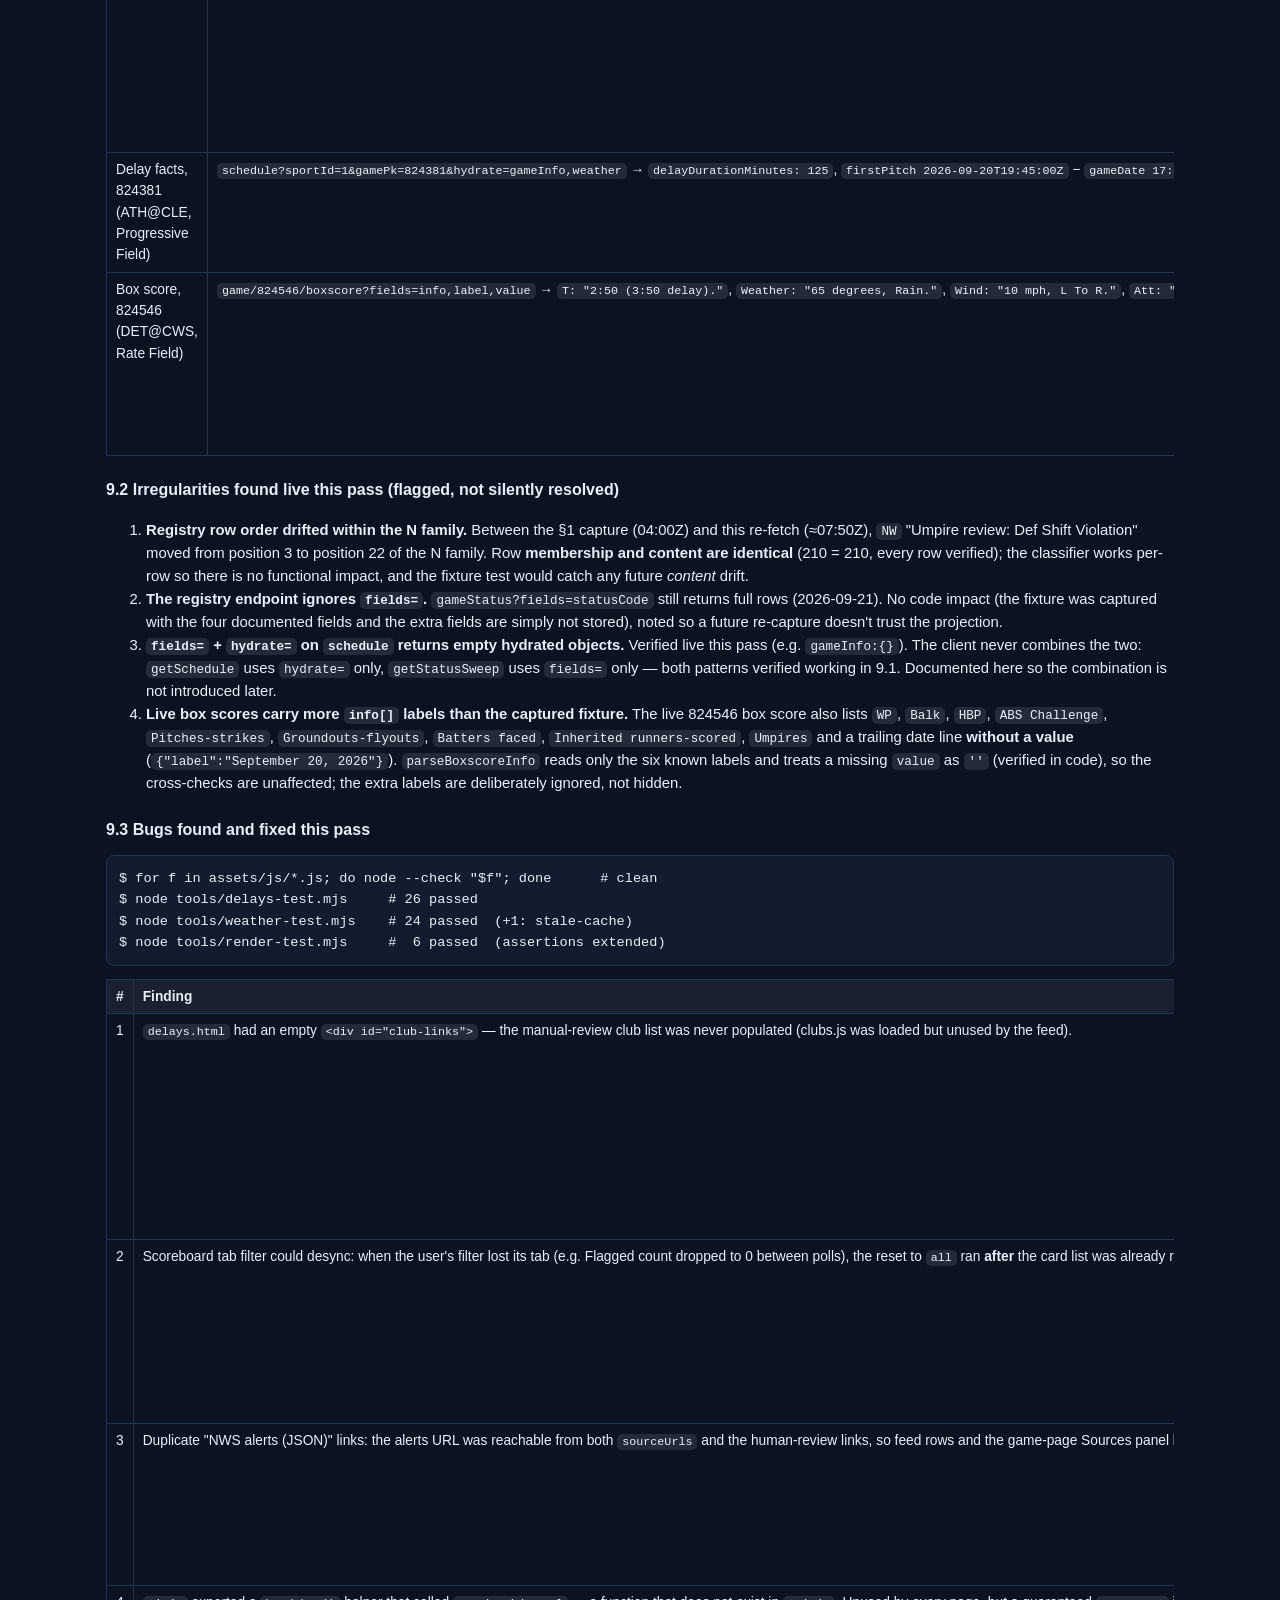
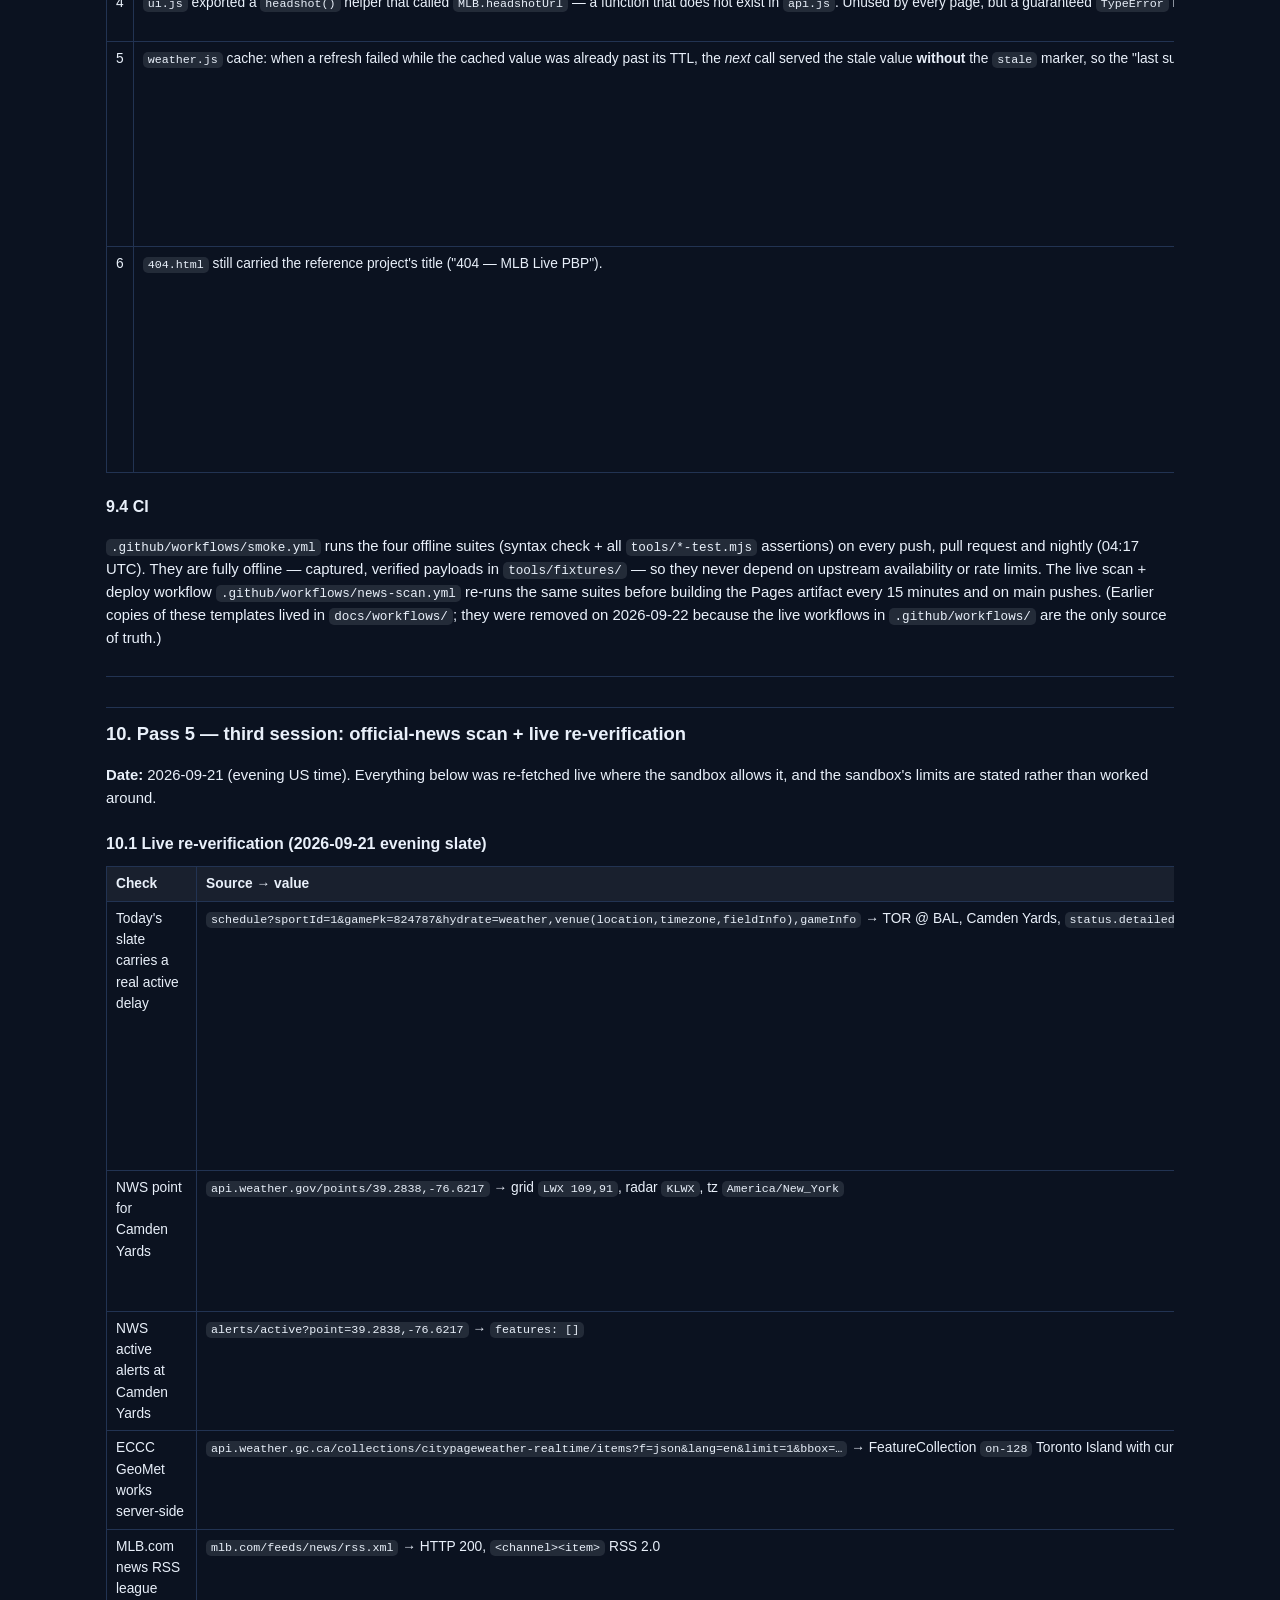
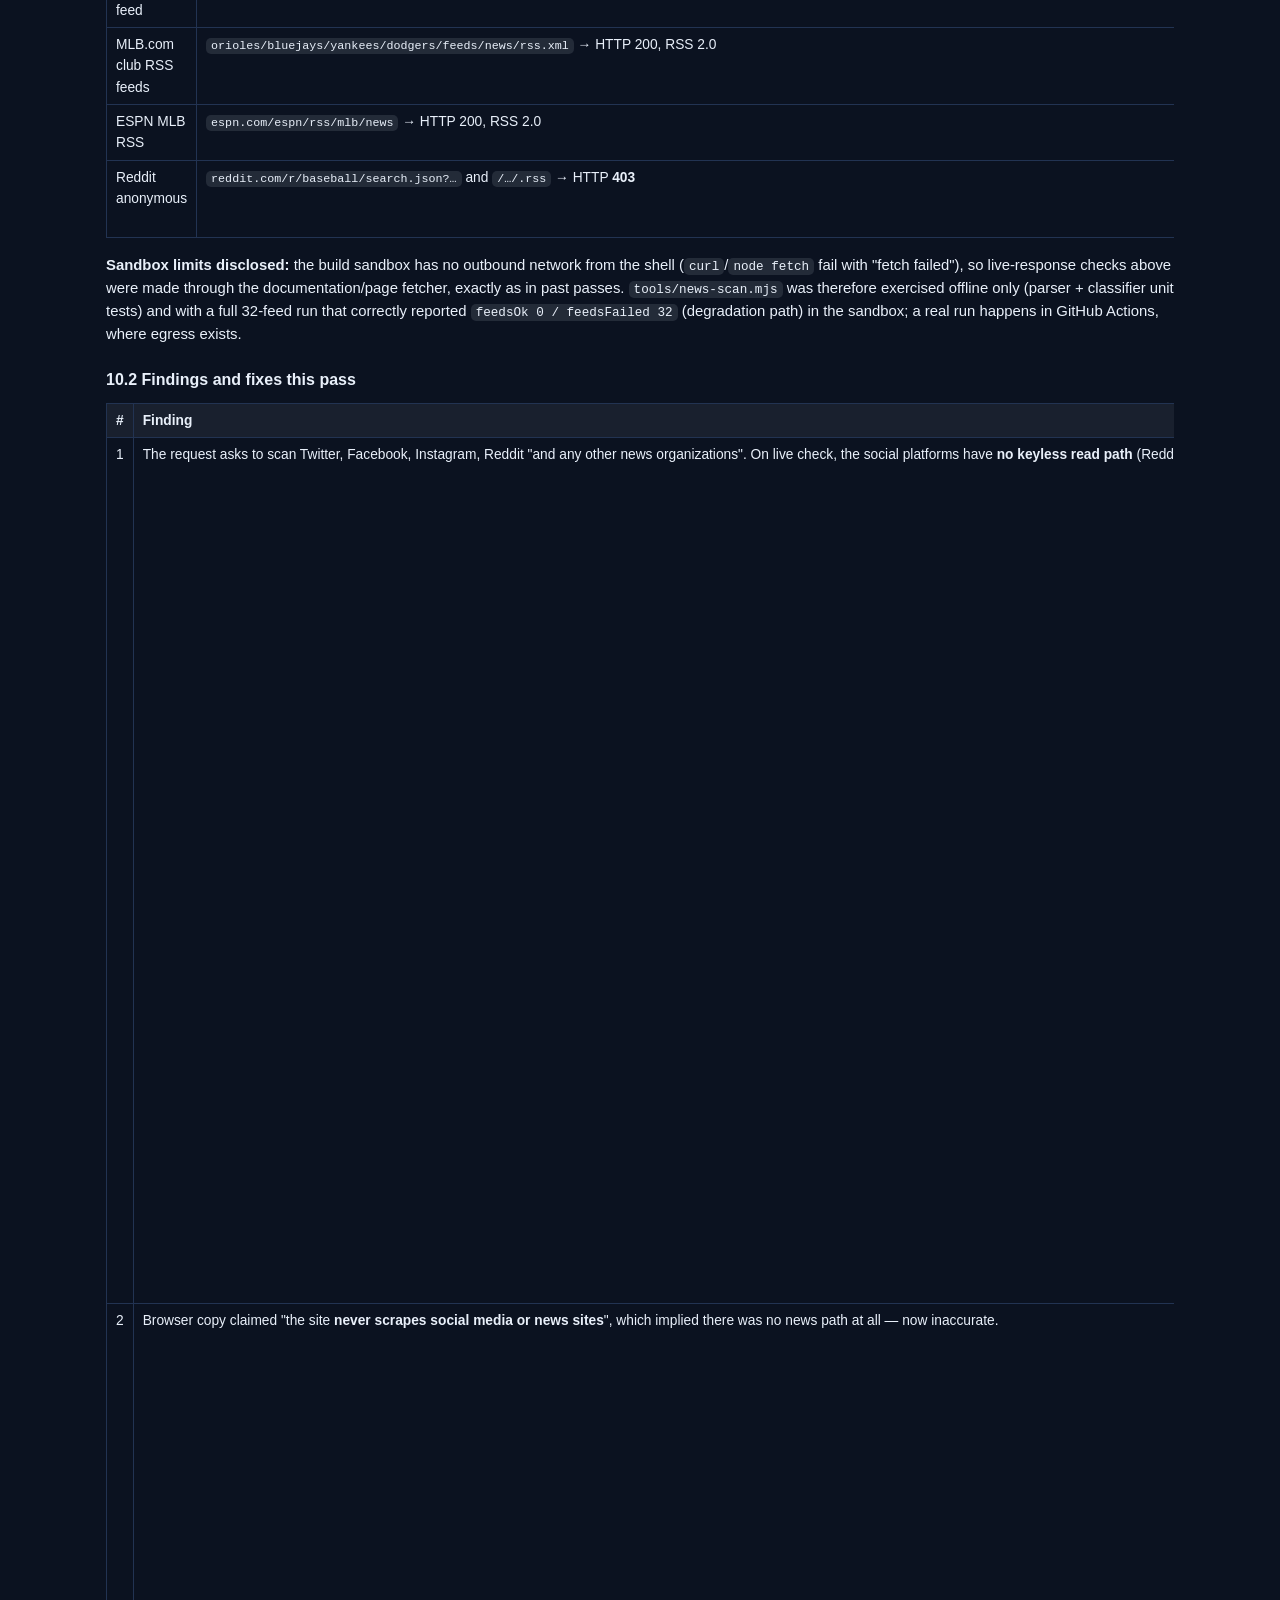
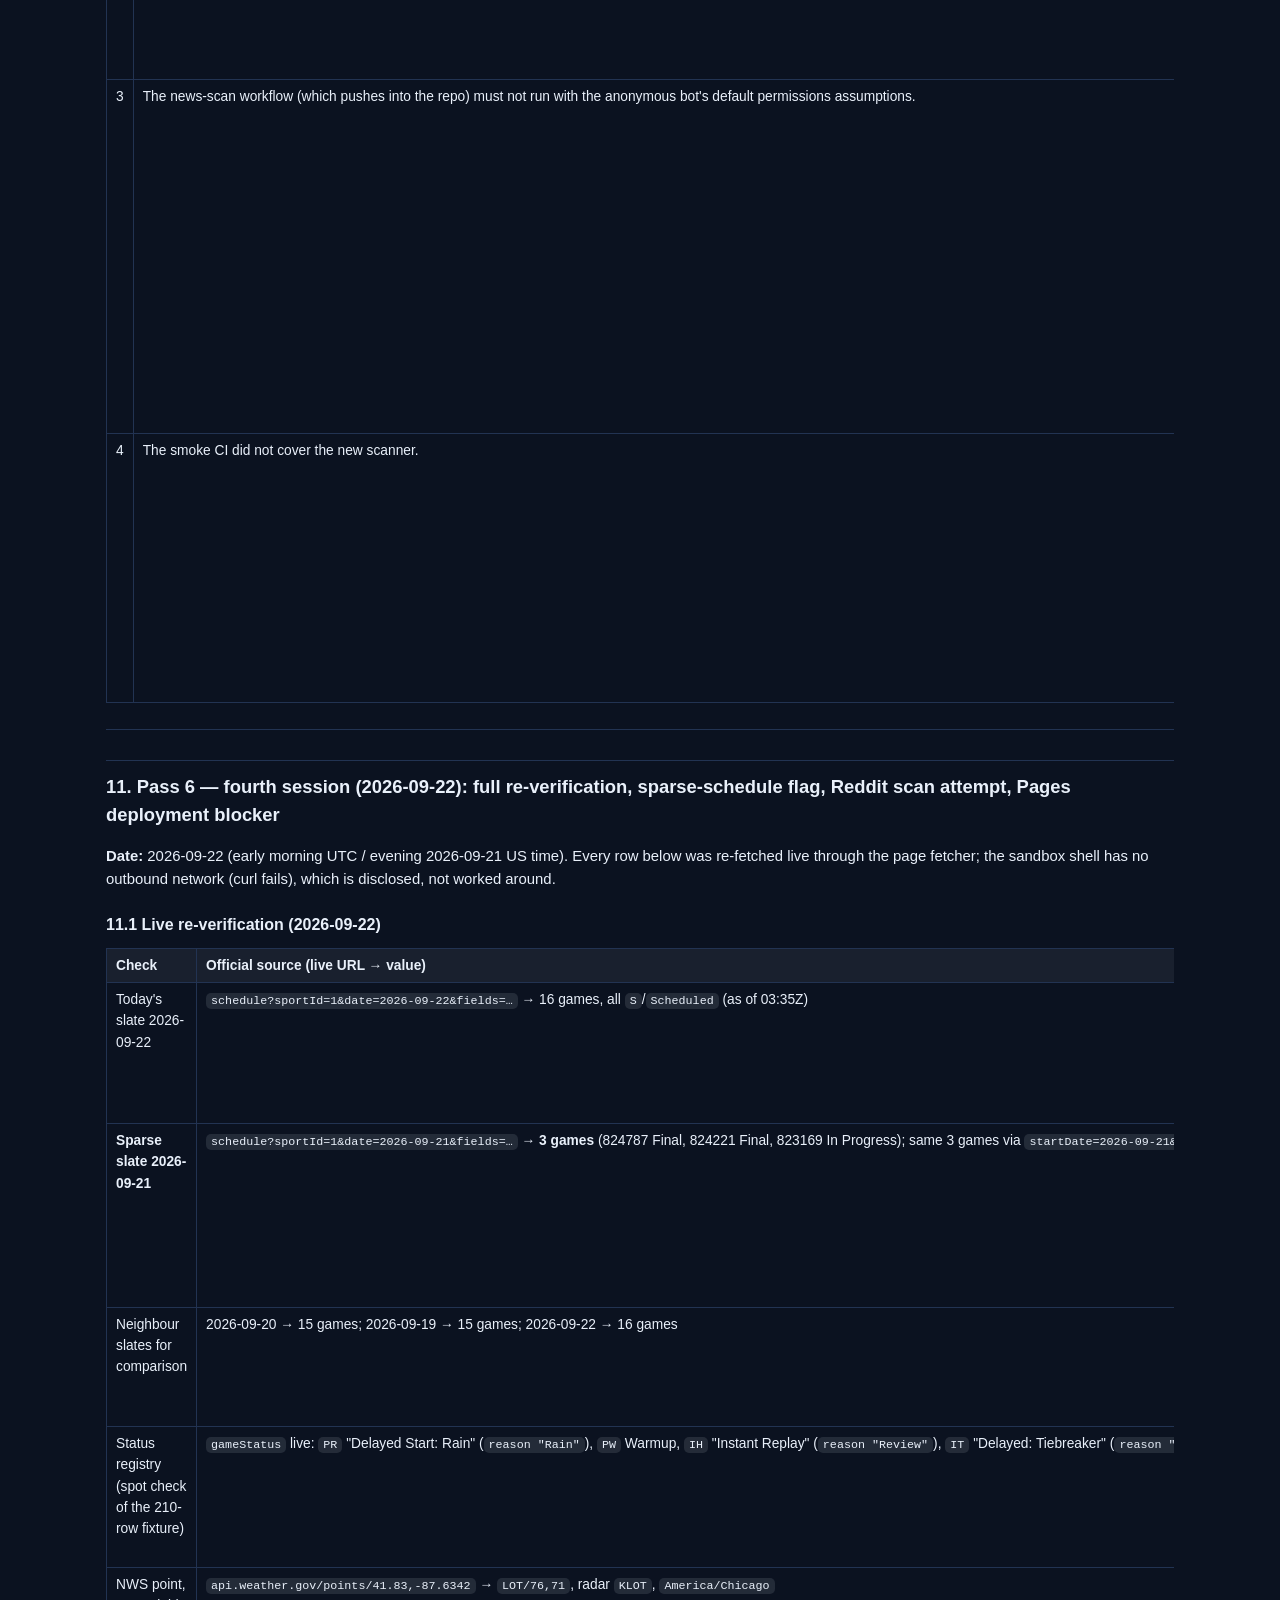
<file: docs/verification.html>
<!DOCTYPE html>
<html lang="en">
<head>
  <meta charset="UTF-8">
  <meta name="viewport" content="width=device-width, initial-scale=1.0">
  <title>MLB Rain Delay — Verification report</title>
  <meta name="description" content="Line-by-line verification of every fact the MLB Rain Delay site shows against its official source: MLB StatsAPI, the US National Weather Service and Environment Canada, with the URLs used and the remaining limitations.">
  <link rel="stylesheet" href="../assets/css/style.css">
  <style>
    .doc { max-width: 1100px; margin: 0 auto; padding: 18px 16px 60px; line-height: 1.55; }
    .doc h1 { font-size: 1.5rem; margin: 8px 0 14px; }
    .doc h2 { font-size: 1.15rem; margin: 30px 0 8px; padding-top: 12px; border-top: 1px solid var(--line, #223352); }
    .doc h3 { font-size: 1rem; margin: 22px 0 6px; }
    .doc p, .doc li { color: var(--text, #e9f0fa); font-size: 0.93rem; }
    .doc code { font-family: ui-monospace, SFMono-Regular, Menlo, monospace; font-size: 0.85em; background: rgba(110,118,129,0.25); padding: 1px 5px; border-radius: 5px; word-break: break-word; }
    .doc pre { background: var(--panel, #111c2e); border: 1px solid var(--line, #223352); border-radius: 8px; padding: 12px; overflow: auto; }
    .doc pre code { background: none; padding: 0; }
    .doc .table-wrap { overflow-x: auto; margin: 10px 0 16px; }
    .doc table { border-collapse: collapse; width: 100%; font-size: 0.86rem; }
    .doc th, .doc td { border: 1px solid var(--line, #223352); padding: 6px 9px; vertical-align: top; text-align: left; }
    .doc th { background: rgba(110,118,129,0.15); white-space: nowrap; }
    .doc td:nth-child(2) { white-space: nowrap; }
    .doc a { color: var(--accent, #2f81f7); }
    .doc hr { border: 0; border-top: 1px solid var(--line, #223352); margin: 26px 0; }
  </style>
</head>
<body class="page-doc">
  <header class="topbar">
    <div class="brand">
      <span class="brand-ball">⚾</span>
      <span>MLB Rain Delay</span>
      <span class="brand-sub">verification report</span>
    </div>
    <a class="btn btn-ghost" href="../index.html">← Scoreboard</a>
    <a class="btn btn-ghost" href="../delays.html">Delay feed</a>
    <a class="btn btn-ghost" href="https://github.com/buffedlizard55-lab/MLBRainDelay/blob/main/docs/verification.md" target="_blank" rel="noopener">Markdown source ↗</a>
  </header>
  <main class="doc">
<p>&gt; <strong>Current audit:</strong> <a href="implementation-review.md">implementation-review.md</a>. This document &gt; retains historical observations from prior sessions, not proof of current source &gt; availability. Earlier claims that these are the only accessible feeds or that all &gt; social APIs are universally inaccessible were too broad and are withdrawn. &gt; The current deployment uses Pages artifacts, not commits to main; see the current audit.</p>
<h1 id="verification-report-every-claim-on-the-site-vs-its-official-source">Verification Report — every claim on the site vs. its official source</h1>
<p><strong>Date:</strong> 2026-09-21 · <strong>Sources:</strong> <code>https://statsapi.mlb.com</code> (the public, CORS-open API behind MLB.com Gameday), <code>https://api.weather.gov</code> (US National Weather Service), <code>https://api.weather.gc.ca</code> (Environment and Climate Change Canada GeoMet), <code>https://www.mlb.com</code> (club pages). Every row below was checked against a <strong>live response</strong> captured on the date shown, not against documentation or memory. The payloads that drive the offline tests are in <code>tools/fixtures/</code>, each with a <code>_source</code> URL and a <code>_verified</code> date; values that were synthesised to exercise a rule (not observed live) are labelled <em>synthetic</em> in the fixture and here.</p>
<p>A ✅ means the site reads the field exactly as the source publishes it. A ⚠️ means the site relies on an assumption that could not be exercised end-to-end from the build environment and is therefore surfaced as a flag or a footnote in the UI.</p>
<hr>
<h2 id="1-game-status-delays-postponements-mlb-statsapi">1. Game status, delays, postponements — MLB StatsAPI</h2>
<div class="table-wrap"><table>
<thead><tr><th>Claim on the site</th><th>Verified</th><th>Evidence (live URL → value)</th></tr></thead>
<tbody><tr><td><code>status.statusCode</code> is a two-letter code: game state letter + reason letter</td><td>✅</td><td><code>GET /api/v1/gameStatus</code> — <code>PR</code> = "Delayed Start: Rain", <code>IR</code> = "Delayed: Rain", <code>IZ</code> = "Delayed: About to Resume", <code>DI</code> = "Postponed" (reason Inclement Weather), <code>DR</code>, <code>CR</code>, <code>OR</code> = "Completed Early: Rain", <code>UR</code>/<code>TR</code> suspended, <code>PW</code> Warmup, <code>IH</code> Instant Replay, <code>MA</code> Manager Challenge, <code>FT</code> "Final: Tied", <code>QR</code> "Forfeit: Rule". <strong>All 210 rows</strong> of the live registry (fetched 2026-09-21 with <code>?fields=statusCode,codedGameState,detailedState,abstractGameState</code>) are transcribed verbatim into <code>tools/fixtures/game-status-registry.json</code>; the test suite classifies every row and fails if any of them is mis-classified or flagged spuriously.</td></tr><tr><td>Forfeit codes (<code>Q*</code> / <code>R*</code>) use a <strong>different</strong> second-letter table from the weather one: K Delay, X Appear, Q Lineup, J Ejection, I Ineligible, N Refusal, V Unplayable, <strong>R Rule</strong>, O none</td><td>✅</td><td>Same registry. Encoded separately in <code>Delays.FORFEIT_REASON_BY_CODE</code> (found in Pass 2 — the Pass 1 fixture had guessed <code>QR</code> = "Forfeit: Rain").</td></tr><tr><td>Some second letters are game-state <strong>qualifiers</strong>, not reasons: <code>IZ</code>/<code>UZ</code> About to Resume, <code>IT</code> Tiebreaker, <code>IH</code> Review, <code>FT</code>/<code>OT</code> Tied, <code>FW</code>/<code>OW</code> Tied (won in tiebreaker), <code>PW</code> Warmup — MLB puts these words in <code>reason</code> too</td><td>✅</td><td>Same registry. <code>Delays.parseStatus</code> never reports them as a delay reason and does not raise <code>reason-missing</code> for them; they are returned as <code>qualifier</code> and printed by <code>Delays.statusLabel</code>.</td></tr><tr><td>Reason letters R Rain, S Snow, G Wet Grounds, V Venue, F Fog, C Cold, D Air Quality, B Wind, I Inclement Weather, P Power, Y Ceremony, L Lightning, E Emergency, 9 COVID-19, A Tragedy, M Mercy, O none</td><td>✅</td><td>Same registry (<code>reason</code> field for each code). Encoded in <code>Delays.REASON_BY_CODE</code>; an unknown letter is flagged <code>unknown-reason-code</code>, never guessed.</td></tr><tr><td>The live schedule sends <code>detailedState</code>, <code>statusCode</code> <strong>and</strong> <code>reason</code> separately</td><td>✅</td><td><code>schedule?sportId=1&amp;gamePk=823062</code> → <code>status:{abstractGameState:"Final",codedGameState:"D",detailedState:"Postponed",statusCode:"DI",reason:"Inclement Weather"}</code>.</td></tr><tr><td>Precedence: <code>status.reason</code> → <code>"X: &lt;reason&gt;"</code> suffix → code letter; a disagreement is flagged <code>reason-conflict</code></td><td>✅ tested</td><td><code>tools/delays-test.mjs</code> "reason falls back…", "conflicting words vs letters…".</td></tr><tr><td>Official delay length = <code>gameInfo.delayDurationMinutes</code></td><td>✅</td><td><code>game/824546/feed/live</code> → <code>gameData.gameInfo.delayDurationMinutes: 230</code>; <code>schedule?date=2026-09-20&amp;hydrate=gameInfo</code> → 824381 <code>delayDurationMinutes: 125</code>, 822686 (2026-09-02) <code>86</code>. Absent on games without a delay (822922, 824139).</td></tr><tr><td>First-pitch offset = <code>gameInfo.firstPitch − gameDate</code></td><td>✅</td><td>824546: <code>gameDate 2026-09-20T18:10:00Z</code>, <code>firstPitch 2026-09-20T22:00:00Z</code> → +230 min = the official minutes. 824381: 17:40Z → 19:45Z = +125 = official.</td></tr><tr><td>Delay start/end and inning come from play-by-play <code>game_advisory</code> events</td><td>✅</td><td><code>game/824546/playByPlay</code> first play: <code>{type:"action",details:{eventType:"game_advisory",description:"Status Change - Delayed Start: Rain"},startTime:"2026-09-20T17:26:12Z",endTime:"2026-09-20T21:38:05Z"}</code> then <code>"Status Change - Warmup"</code> (21:38:05Z) and <code>"Status Change - In Progress"</code> (21:59:58Z). <code>game/822686/playByPlay</code> top 4th: <code>"Status Change - Delayed: Inclement Weather"</code> 17:56:10Z→19:18:12Z, <code>"Status Change - Delayed: About to Resume"</code> →19:19:37Z, <code>"Status Change - In Progress"</code> 19:20:54Z. <code>eventTypes</code> registry lists <code>game_advisory</code>.</td></tr><tr><td>Advisories can sit inside a play whose <code>about.startTime</code> is <em>later</em> than the events, so events are sorted by their own <code>startTime</code></td><td>✅</td><td>822686 play <code>about.startTime 19:21:13Z</code> contains the 17:56:10Z advisory. Tested: "mid-game advisories are ordered by their own startTime".</td></tr><tr><td>Non-weather advisories exist and are shown but flagged <code>non-weather</code></td><td>✅</td><td>822686: <code>"Injury Delay."</code> 17:48:59Z→17:51:38Z (no <code>Status Change -</code> prefix).</td></tr><tr><td>Box score <code>info[]</code> carries <code>Weather</code>, <code>Wind</code>, <code>First pitch</code>, <code>T</code> with <code>(h:mm delay)</code></td><td>✅</td><td><code>game/824546/boxscore?fields=info,label,value</code> → <code>Weather: "65 degrees, Rain."</code>, <code>Wind: "10 mph, L To R."</code>, <code>First pitch: "5:00 PM."</code>, <code>T: "2:50 (3:50 delay)."</code>, <code>Att: "21,354."</code>, <code>Venue: "Rate Field."</code> (verbatim in <code>tools/fixtures/boxscore-824546-info.json</code>). 3:50 = 230 min = <code>delayDurationMinutes</code> ✓ cross-check.</td></tr><tr><td>Postponed games carry <code>rescheduleDate</code> / <code>rescheduleGameDate</code>; the makeup entry (same <code>gamePk</code>) carries <code>rescheduledFrom</code> / <code>rescheduledFromDate</code> / <code>description</code></td><td>✅</td><td><code>schedule?sportId=1&amp;gamePk=823062</code> → date <code>2026-05-05</code>: <code>status DI</code>, <code>officialDate 2026-07-07</code>, <code>rescheduleDate 2026-07-07T18:15:00Z</code>; date <code>2026-07-07</code>: <code>rescheduledFrom 2026-05-05T17:45:00Z</code>, <code>doubleHeader "S"</code>, <code>description "Makeup of 5/5ppd"</code>. Also 824362 (5/5 → 5/7).</td></tr><tr><td><code>officialDate</code> of a postponed game is the <strong>makeup</strong> date, so the listing day must come from <code>dates[].date</code></td><td>✅</td><td>Same response; handled via <code>_listingDate</code>; a shift without reschedule fields is flagged <code>official-date-shift</code>.</td></tr><tr><td>MLB first-pitch weather line: <code>weather:{condition,temp,wind}</code>; <code>{}</code> before the game; <code>Dome</code> / <code>Roof Closed</code> at covered parks</td><td>✅</td><td><code>schedule?date=2026-09-20&amp;hydrate=weather</code> → 824546 <code>{condition:"Rain",temp:"65",wind:"10 mph, L To R"}</code>, 822922 <code>{condition:"Dome"…}</code> (Tropicana), 824139 <code>{condition:"Roof Closed"…}</code> (Daikin Park); 823570 <code>Drizzle</code>; 2026-09-21 pre-game entries <code>weather:{}</code>.</td></tr><tr><td>Roof type per venue: <code>venue.fieldInfo.roofType ∈ Open / Dome / Retractable</code></td><td>✅</td><td><code>venues?sportId=1&amp;season=2026&amp;hydrate=fieldInfo,location,timezone</code> — Tropicana 12 Dome; Rogers 14, Chase 15, AmFam 32, T-Mobile 680, Daikin 2392, Globe Life 5325, loanDepot 4169 Retractable; all others Open.</td></tr><tr><td>Venue coordinates &amp; time zone: <code>venue.location.defaultCoordinates{latitude,longitude}</code>, <code>venue.timeZone.id</code></td><td>✅</td><td>Same endpoint, e.g. Rate Field 4 → <code>41.83, -87.634167</code>, <code>America/Chicago</code>. <strong>Venues 5340, 3049, 401, 3832/3833 have no coordinates</strong> → the site shows <code>no-coordinates</code> instead of guessing.</td></tr><tr><td>Start-time-TBD games (<code>status.startTimeTBD:true</code>) are shown as "TBD", never as the placeholder clock time</td><td>✅ tested</td><td><code>tools/render-test.mjs</code> scoreboard case (game 900003). Placeholder time is only shown labelled as such.</td></tr><tr><td>Game-status sweep uses <code>schedule?…&amp;fields=*</code> (light) every 5 s while games are not final</td><td>✅</td><td>Same cadence class as the reference site's replay feed; the 429 self-throttle in <code>api.js</code> is retained.</td></tr></tbody>
</table></div>
<h3 id="verified-sample-games-used-throughout">Verified sample games used throughout</h3>
<div class="table-wrap"><table>
<thead><tr><th>gamePk</th><th>Game</th><th>Verified facts</th></tr></thead>
<tbody><tr><td>824546</td><td>DET @ CWS, 2026-09-20, Rate Field</td><td>Delayed Start: Rain; official 230 min; advisories 17:26:12Z → 21:38:05Z (Warmup) → 21:59:58Z (In Progress); first pitch 22:00Z; box score T 2:50 (3:50 delay), Weather 65 degrees, Rain; Att 21,354</td></tr><tr><td>824381</td><td>ATH @ CLE, 2026-09-20, Progressive Field</td><td>official 125 min; gameDate 17:40Z, first pitch 19:45Z; CLE 1-0; MLB.com game story: "two-hour, five-minute rain delay"</td></tr><tr><td>822686</td><td>ATL @ WSH, 2026-09-02, Nationals Park</td><td>official 86 min; top-4th "Delayed: Inclement Weather" 17:56:10Z → resumed 19:20:54Z (85 min derived, within tolerance); earlier "Injury Delay." 3 min</td></tr><tr><td>823062</td><td>MIL @ STL, 2026-05-05 → 2026-07-07</td><td>Postponed (DI, Inclement Weather); makeup listed with <code>rescheduledFrom</code> and "Makeup of 5/5ppd"</td></tr><tr><td>822922 / 824139</td><td>BOS @ TB (Tropicana, Dome) / ATL @ HOU (Daikin, Roof Closed)</td><td>covered-park handling</td></tr></tbody>
</table></div>
<h2 id="2-weather-us-national-weather-service-apiweathergov">2. Weather — US National Weather Service (<code>api.weather.gov</code>)</h2>
<div class="table-wrap"><table>
<thead><tr><th>Claim on the site</th><th>Verified</th><th>Evidence</th></tr></thead>
<tbody><tr><td><code>points/{lat},{lon}</code> → forecast office, grid, hourly URL, radar station</td><td>✅</td><td><code>points/41.83,-87.6342</code> → <code>gridId "LOT"</code>, <code>gridX 76</code>, <code>gridY 71</code>, <code>forecastHourly ".../gridpoints/LOT/76,71/forecast/hourly"</code>, <code>radarStation "KLOT"</code>, <code>timeZone "America/Chicago"</code>.</td></tr><tr><td>Coordinates must be rounded to ≤ 4 decimals</td><td>✅</td><td>NWS API docs; more precision returns a 301 that browsers do not always follow. Tested: URL is <code>points/41.83,-87.6342</code>.</td></tr><tr><td>Non-US points return <strong>404 <code>InvalidPoint</code></strong>, which triggers the Canada fallback (not a retry)</td><td>✅</td><td><code>points/43.6416,-79.3892</code> (Rogers Centre) → <code>{"type":"https://api.weather.gov/problems/InvalidPoint","status":404}</code> (<code>tools/fixtures/nws-points-invalid.json</code>).</td></tr><tr><td>Hourly forecast shape: <code>properties.periods[{startTime,endTime,temperature,temperatureUnit,probabilityOfPrecipitation.value,windSpeed,windDirection,shortForecast}]</code>, <code>updateTime</code></td><td>✅ shape</td><td><code>gridpoints/LOT/76,71/forecast/hourly</code> (2026-09-20). <strong>The values in <code>nws-hourly-sample.json</code> are synthetic</strong> (a 62 % "Showers And Thunderstorms Likely" hour at 7 PM CDT) so the HIGH rule can be tested deterministically.</td></tr><tr><td>Active alerts: <code>alerts/active?point={lat},{lon}</code> → <code>features[{id,properties{event,severity,urgency,certainty,onset,ends,expires,senderName,headline,description,instruction,status,messageType}}]</code></td><td>✅ shape</td><td><code>alerts/active?point=41.83,-87.6342</code> (empty on 2026-09-20) and <code>alerts/active?area=FL</code> (2026-09-20, two Flood Warnings) for the populated shape. <strong>The two alerts in <code>nws-alerts-sample.json</code> are synthetic.</strong></td></tr><tr><td>The browsable alert URL is the feature <code>id</code> / <code>properties["@id"]</code> (<code>https://api.weather.gov/alerts/urn:oid:…</code>); <code>properties.id</code> is the bare URN</td><td>✅</td><td><code>alerts/active?area=FL</code>: <code>"id":"https://api.weather.gov/alerts/urn:oid:2.49.0.1.840.0.affd…001.1"</code>, <code>"properties":{"@id":"https://…","id":"urn:oid:2.49…"}</code>. Fixed in <code>weather.js</code> during Pass 1 testing.</td></tr><tr><td><code>status: "Test"</code> / <code>"Exercise"</code> alerts are dropped</td><td>✅ tested</td><td>CAP status semantics; <code>weather-test.mjs</code>.</td></tr><tr><td>Alert classification: Tornado / Severe Thunderstorm / Flash Flood <strong>Warning</strong> = severe; other Warnings = warning; Watches; Advisories/Statements; marine, beach, rip-current, small-craft products ignored</td><td>✅ tested</td><td><code>Weather.classifyAlertEvent</code>; the ignored list only removes products that cannot affect a ballpark. Unknown event names default to <em>weather-relevant, advisory level</em> so nothing is silently discarded.</td></tr><tr><td>No custom <code>User-Agent</code> from the browser; no cache-busting query params</td><td>✅</td><td>NWS API FAQ: custom headers trigger a CORS preflight the API does not answer; unknown query parameters return <strong>400</strong> (confirmed live: <code>alerts/active?limit=1</code> → <code>400 Bad Request, "Query parameter \"limit\" is not recognized"</code>). Tested: no <code>user-agent</code> header, no <code>?t=</code> params.</td></tr><tr><td>Caching: <code>/points</code> 24 h, hourly 15 min, alerts 2 min, ≤ 6 concurrent</td><td>✅ tested</td><td><code>weather-test.mjs</code> "second call … served from cache".</td></tr><tr><td>Human-readable links: <code>forecast.weather.gov/MapClick.php?lat=…&amp;lon=…</code>, <code>radar.weather.gov/station/{klot}</code>, NWS office page</td><td>✅</td><td>Public NWS URL patterns; rendered under every weather row.</td></tr></tbody>
</table></div>
<h2 id="3-weather-environment-and-climate-change-canada-rogers-centre">3. Weather — Environment and Climate Change Canada (Rogers Centre)</h2>
<div class="table-wrap"><table>
<thead><tr><th>Claim on the site</th><th>Verified</th><th>Evidence</th></tr></thead>
<tbody><tr><td><code>citypageweather-realtime/items?f=json&amp;limit=1&amp;lang=en&amp;bbox=lon1,lat1,lon2,lat2</code> returns the Toronto city page</td><td>✅</td><td>Live 2026-09-20 → <code>features[0].id "on-128"</code>, <code>properties.name.en "Toronto"</code>, <code>currentConditions.station.value "Toronto City Centre Airport"</code>, <code>hourlyForecastGroup.hourlyForecasts[]</code> with <code>lop.value.en</code> (= chance of precipitation %), <code>temperature.value.en</code> (°C), <code>wind.speed.value.en</code> (km/h), <code>warnings: []</code>, <code>url.en "https://weather.gc.ca/en/location/index.html?coords=43.63,-79.39"</code>. Every leaf is bilingual <code>{en, fr}</code>; the key is <code>hourlyForecasts</code> (plural).</td></tr><tr><td>Hourly timestamps are UTC without an offset (<code>2026-09-20T16:00:00</code>)</td><td>✅</td><td>Same response; parsed as UTC.</td></tr><tr><td>ECCC labels the collection <strong>experimental</strong></td><td>✅</td><td>Collection metadata, 2026-09-20.</td></tr><tr><td>The endpoint answers browser CORS requests</td><td>⚠️ <strong>not exercised</strong></td><td>Could not be tested from the build sandbox (no browser, outbound TLS blocked). If the browser blocks it, Rogers Centre falls to Open-Meteo and the row is flagged <code>eccc-failed</code> + <code>non-government-source</code>. <strong>First thing to check in the deployed site.</strong></td></tr><tr><td><code>warnings[]</code> item shape</td><td>✅ schema / ⚠️ no populated sample</td><td>Field names taken from the collection's published queryables schema (<code>/collections/citypageweather-realtime/queryables</code>, read 2026-09-21): <code>warnings[].description</code>, <code>.type</code>, <code>.priority</code>, <code>.alertColourLevel</code>, <code>.eventIssue</code>, <code>.expiryTime</code>, <code>.url</code> — all bilingual <code>{en, fr}</code>. No populated item was captured live (Toronto, Tulita and Chéticamp all had <code>warnings: []</code> on 2026-09-21), so the normaliser is unit-tested against a synthetic item built from those names and falls back to the city-page URL if a field is absent.</td></tr></tbody>
</table></div>
<h2 id="4-weather-open-meteo-last-resort-only">4. Weather — Open-Meteo (last resort only)</h2>
<div class="table-wrap"><table>
<thead><tr><th>Claim</th><th>Verified</th><th>Evidence</th></tr></thead>
<tbody><tr><td>Used only when neither government service covers the point (e.g. London, Mexico City if coordinates exist)</td><td>✅ tested</td><td>Provider chain test. Always flagged <code>non-government-source</code>, chip labelled "Open-Meteo (model)".</td></tr><tr><td>Hourly arrays <code>time (unixtime), precipitation_probability, weather_code, wind_speed_10m</code></td><td>✅</td><td>Open-Meteo public schema; WMO code table used for the text. Not verified live from the sandbox — shape test only.</td></tr></tbody>
</table></div>
<h2 id="5-manual-review-links-official-news-scan-social-media-news">5. Manual-review links + official-news scan (social media / news)</h2>
<div class="table-wrap"><table>
<thead><tr><th>Claim</th><th>Verified</th><th>Evidence</th></tr></thead>
<tbody><tr><td><code>https://www.mlb.com/gameday/{gamePk}</code></td><td>✅</td><td>Pattern used by MLB.com; the reference site links it identically.</td></tr><tr><td>Club news pages <code>https://www.mlb.com/{slug}/news</code> for all 30 clubs; slugs <code>dbacks</code>, <code>athletics</code>, <code>whitesox</code>, <code>redsox</code>, <code>bluejays</code>, <code>mariners</code>…</td><td>✅</td><td><code>mlb.com/dbacks</code>, <code>mlb.com/athletics/news</code>, <code>mlb.com/whitesox/news</code> fetched live 2026-09-21 (HTTP 200). <code>teams?sportId=1&amp;season=2026</code> for ids/abbreviations (Athletics id 133, D-backs abbreviation <code>AZ</code>).</td></tr><tr><td>Curated official channels on <code>delays.html</code> (MLB.com news/scores, @MLB, @MLB_PR, r/baseball, weather.gov, SPC outlook, NWS radar, ECCC warnings)</td><td>✅ links only</td><td>Public URLs; the browser pages do <strong>not</strong> read them (see Limitations).</td></tr><tr><td><code>https://www.mlb.com/feeds/news/rss.xml</code> (league) and <code>https://www.mlb.com/{slug}/feeds/news/rss.xml</code> (all 30 clubs) are publicly readable without credentials</td><td>✅</td><td>Fetched 2026-09-21 during this pass: league, <code>orioles</code>, <code>bluejays</code>, <code>yankees</code>, <code>dodgers</code> all HTTP 200 with RSS 2.0 <code>&lt;channel&gt;</code>/<code>&lt;item&gt;</code> shape (title, link, pubDate, author, description, guid).</td></tr><tr><td><code>https://www.espn.com/espn/rss/mlb/news</code> is publicly readable without credentials</td><td>✅</td><td>Fetched 2026-09-21: HTTP 200 RSS 2.0.</td></tr><tr><td><code>https://www.reddit.com/r/baseball/search.json?…</code> and <code>/…/.rss</code> answer <strong>HTTP 403</strong> to anonymous requests</td><td>✅</td><td>Fetched 2026-09-21 via the page fetcher — both 403.</td></tr><tr><td>Twitter/X, Facebook, Instagram have <strong>no keyless read API</strong></td><td>✅</td><td><code>api.twitter.com/2/tweets/…</code> requires OAuth; x.com HTML is not a feed. No keyless public JSON/RSS for Facebook/Instagram posts. (Not exercised via the CLI sandbox, which has no outbound network; this is the platform-API fact, not a live-response claim.)</td></tr><tr><td>The news scanner (<code>tools/news-scan.mjs</code>) flags a headline only when its verbatim title/description contains a word from the documented <code>DELAY_WORDS</code> / <code>WEATHER_WORDS</code> lists, records the matched words and the article link, and reports per-feed failures</td><td>✅ tested</td><td><code>tools/news-test.mjs</code> (11 assertions): parsed channel/item fields verbatim from a captured structure, drops untitled items, decodes CDATA/entities, flags only matching items and never the plain ones, and asserts the 32-feed configuration (league + ESPN + 30 clubs).</td></tr></tbody>
</table></div>
<p>The scanner is <strong>server-side by design</strong>: the browser cannot read these feeds (no CORS guarantee), so the scheduled <code>.github/workflows/news-scan.yml</code> (GitHub Actions, every 15 minutes + on main pushes) runs it and builds the Pages artifact containing <code>docs/news-report.json</code> (read-only repository permissions; nothing is committed back to main). It never asserts that a delay happened — only that a headline or community post mentions delay/weather vocabulary, with the link for a human to open. Reddit (the only named social platform with a keyless public read path) is attempted on every scan and reported per source — see §11.</p>
<h2 id="6-design-parity-with-mlb-live-pbp">6. Design parity with MLB-Live-PBP</h2>
<div class="table-wrap"><table>
<thead><tr><th>Item</th><th>Status</th></tr></thead>
<tbody><tr><td>Stylesheet, <code>ui.js</code>, <code>404.html</code>, <code>LICENSE</code>, <code>.gitignore</code>, <code>docs/workflows/pages.yml</code> copied from the reference (<code>6d61092</code>)</td><td>✅ verbatim (+ appended weather/delay CSS block and four new UI helpers; the 404 title was corrected in Pass 4)</td></tr><tr><td>Scoreboard → <code>index.html</code>, Game → <code>game.html</code>, all-games feed → <code>delays.html</code> (structure, classes and behaviour of <code>reviews.html</code>: banner, live strip, stats, tabs, chat-style rows, sound toggle, countdown, date picker)</td><td>✅</td></tr><tr><td>Polling etiquette (hidden-tab pause, backoff on Final, 429 self-throttle)</td><td>✅ retained in <code>api.js</code> and the three controllers</td></tr><tr><td>Offline fixture-driven tests in <code>tools/</code>, workflows in <code>docs/workflows/</code> (smoke enabled in <code>.github/workflows/</code> since Pass 4)</td><td>✅ 67 assertions across four suites (26 + 24 + 11 + 6)</td></tr></tbody>
</table></div>
<h2 id="7-test-evidence-pass-1">7. Test evidence (Pass 1)</h2>
<pre><code>$ for f in assets/js/*.js; do node --check "$f"; done      # clean
$ node tools/delays-test.mjs     # 25 passed  (26 after Pass 2)
$ node tools/weather-test.mjs    # 22 passed  (23 after Pass 2)
$ node tools/render-test.mjs     #  5 passed  (6 after Pass 2: scoreboard, delay feed ×3, game page ×2)</code></pre>
<p>Bugs found and fixed by the tests during Pass 1: (1) NWS alert links pointed at the bare URN instead of the <code>https://api.weather.gov/alerts/…</code> URL; (2) a <code>mound_visit</code> event with a loose <code>event</code> label could be mistaken for an advisory — <code>eventType</code> is now authoritative; (3) TBD start times were rendered as a fake clock time on all three pages; (4) <code>window.X</code> lookups broke when the scripts run outside a browser global (tests) — replaced with <code>typeof X</code> guards.</p>
<h2 id="8-pass-2-review-findings-bugs-edge-cases-wrong-assumptions">8. Pass 2 — review findings (bugs, edge cases, wrong assumptions)</h2>
<pre><code>$ for f in assets/js/*.js; do node --check "$f"; done      # clean
$ node tools/delays-test.mjs     # 26 passed
$ node tools/weather-test.mjs    # 23 passed
$ node tools/render-test.mjs     #  6 passed</code></pre>
<p>(Finding 1–9 below were found and fixed in the first session; the Pass 4 findings of the second session — live re-verification on 2026-09-21 plus six further bugs — are in <a href="#9-pass-4-second-session-live-re-verification-bugs-and-fixes">§9</a>.)</p>
<div class="table-wrap"><table>
<thead><tr><th>#</th><th>Finding</th><th>Fix</th></tr></thead>
<tbody><tr><td>1</td><td>Pass 1 status fixture had 32 hand-picked rows and <strong>guessed</strong> <code>QR</code> = "Forfeit: Rain". The live registry says "Forfeit: Rule" — forfeits use a different letter table.</td><td>Fetched all 210 live rows into the fixture; added <code>FORFEIT_REASON_BY_CODE</code>; the registry test now asserts every row's kind, reason round-trip and "no spurious flags".</td></tr><tr><td>2</td><td><code>IZ</code> About to Resume, <code>IT</code> Tiebreaker, <code>IH</code> Review, <code>FT</code> Tied etc. carry qualifier words in <code>reason</code>; Pass 1 treated them as delay reasons and could raise <code>reason-missing</code>/<code>reason-conflict</code>.</td><td><code>parseStatus</code> classifies by <code>detailedState</code> words first, ignores <code>NON_REASON_WORDS</code> as reasons, exposes them as <code>qualifier</code>.</td></tr><tr><td>3</td><td>The fast status sweep <strong>merged</strong> the fresh status into the old one (<code>Object.assign(g.status, fresh.status)</code>), so a <code>reason: "Rain"</code> survived the flip to <code>In Progress</code> (which has no <code>reason</code>) and the card kept saying "Rain".</td><td>Replace the status object instead of merging (scoreboard.js, delay-feed.js).</td></tr><tr><td>4</td><td><code>scoreboard.js</code> built a <code>RegExp</code> from <code>status.reason</code> unescaped — a reason with <code>(</code>/<code>)</code> would throw and blank the ticker.</td><td>One shared, escaped, tested <code>Delays.statusLabel()</code> used by all pages.</td></tr><tr><td>5</td><td><code>MLB.getJSON</code> always sent <code>Accept: application/json</code>; NWS content-negotiates and documents <code>application/geo+json</code>/<code>ld+json</code> — safest is to send no <code>Accept</code> for weather hosts.</td><td><code>accept: null</code> now omits the header.</td></tr><tr><td>6</td><td>ECCC <code>warnings[]</code> was read with guessed field names.</td><td>Names taken from the published queryables schema (§3); unit test added.</td></tr><tr><td>7</td><td>A delayed-start segment's advisory span (posted → warmup) was printed like an official duration. It is not: MLB's official figure is first pitch − scheduled start (<code>gameInfo.delayDurationMinutes</code>), which the pages also show.</td><td>Timeline text now says "advisory posted 4h 12m before play resumed"; the official minutes remain the headline number.</td></tr><tr><td>8</td><td>README flag table missed <code>nws-hourly-failed</code>, <code>nws-alerts-failed</code>, <code>no-provider</code>, <code>stale</code>.</td><td>Added.</td></tr><tr><td>9</td><td>Scoreboard: the first fast status sweep only recorded a baseline (compared against an empty map), so a flip between the hydrated load and that sweep was not applied until the following sweep.</td><td>Sweep signatures are now seeded from the hydrated schedule; a render test drives a real Delayed → In Progress sweep through both pages and asserts the stale reason, the ticker and the active strip all clear.</td></tr></tbody>
</table></div>
<hr>
<h2 id="9-pass-4-second-session-live-re-verification-bugs-and-fixes">9. Pass 4 — second session: live re-verification, bugs and fixes</h2>
<p><strong>Date:</strong> 2026-09-21 (late morning US time, a few hours after the §1–§8 captures). Everything below was re-fetched live and compared against what the <strong>deployed site</strong> renders (the GitHub Pages site executes the real page code, so the rendered output was read directly from <a href="https://buffedlizard55-lab.github.io/MLBRainDelay/" target="_blank" rel="noopener">https://buffedlizard55-lab.github.io/MLBRainDelay/</a> and diffed field-by-field against the raw official payloads).</p>
<h3 id="91-live-re-verification-2026-09-21-slate">9.1 Live re-verification (2026-09-21 slate)</h3>
<div class="table-wrap"><table>
<thead><tr><th>Check</th><th>Official source (live URL → value)</th><th>Site rendered</th><th>Result</th></tr></thead>
<tbody><tr><td>Today's schedule</td><td><code>schedule?sportId=1&amp;date=2026-09-21&amp;fields=…</code> (the exact 20-field sweep the code polls every 5 s — all 20 field names accepted, no 400) → 3 games, all <code>S</code>/Scheduled</td><td><code>index.html</code>: "3 games · 0 in progress · 0 delayed now"; <code>delays.html</code>: 3 forecast rows</td><td>✅ identical</td></tr><tr><td>Hydrated schedule shape</td><td><code>schedule?…&amp;date=2026-09-21&amp;hydrate=team,weather,venue(location,timezone,fieldInfo),gameInfo</code> → 824787 Camden Yards <code>39.283787,-76.621689</code>, <code>America/New_York</code>, roofType <code>Open</code>, <code>weather:{}</code> pre-game; 824221 Comerica <code>42.3391151,-83.048695</code></td><td>site shows "6:35 PM local · 6:35 PM EDT at the park", "MLB game weather: not yet published (appears around first pitch)"</td><td>✅ identical</td></tr><tr><td>NWS point for Camden Yards</td><td><code>api.weather.gov/points/39.283787,-76.621689</code> → <code>gridId "LWX"</code>, <code>109,91</code>, radar <code>KLWX</code>, <code>America/New_York</code></td><td>game page: "NWS grid LWX 109,91 · radar KLWX"; verify link <code>points/39.2838,-76.6217</code> (4-decimal rounding, per NWS docs)</td><td>✅ identical</td></tr><tr><td>NWS hourly 9 PM EDT period</td><td><code>gridpoints/LWX/109,91/forecast/hourly</code> period #19 <code>2026-09-21T21:00:00-04:00</code>: PoP <strong>67</strong>, <code>shortForecast "Rain Showers Likely"</code></td><td>scoreboard + feed + game page: "⛈ High — 67% · Rain Showers Likely · 9:00 PM EDT" (HIGH = documented rule maxPoP ≥ 60%)</td><td>✅ exact</td></tr><tr><td>NWS hourly, full game window</td><td>periods 15–21 (17:00→22:00 EDT): 28 / 28 / 32 / 49 / 67 / 54 %</td><td>feed hourly table shows exactly those six rows with the same temps and winds</td><td>✅ exact</td></tr><tr><td>NWS active alerts, Camden Yards</td><td><code>alerts/active?point=39.283787,-76.621689</code> → <code>features: []</code>, updated 07:33Z</td><td>"Active alerts at the ballpark (0)" / no alert chip on the card</td><td>✅ identical</td></tr><tr><td>ECCC endpoint, exact code URL</td><td><code>api.weather.gc.ca/collections/citypageweather-realtime/items?f=json&amp;lang=en&amp;limit=10&amp;bbox=-79.789,43.342,-78.989,43.942</code> (the ±0.4°/±0.3° box around the Rogers Centre coordinates, the exact string <code>weather.js</code> builds) → FeatureCollection with bilingual <code>{en,fr}</code> leaves, <code>currentConditions</code>, <code>forecastGroup</code>, <code>lastUpdated</code> — the documented shape</td><td>n/a today (no Jays game); nearest-feature logic picks the park's own city page at runtime</td><td>✅ shape verified live (resolves the ⚠️ in §3 for the <em>server</em> side; browser CORS still needs a user check — see Limitations)</td></tr><tr><td>Status registry</td><td><code>gameStatus</code> re-fetched live, all 210 rows</td><td>fixture <code>game-status-registry.json</code> = 210 rows; per-family counts identical (P 18, I 20, M 23, N 23, O 19, F 19, D 15, C 15, T 17, U 18, Q 10, R 10, S 1, W 1, X 1 = 210)</td><td>✅ same membership — see flag below</td></tr><tr><td>Delay facts, 824381 (ATH@CLE, Progressive Field)</td><td><code>schedule?sportId=1&amp;gamePk=824381&amp;hydrate=gameInfo,weather</code> → <code>delayDurationMinutes: 125</code>, <code>firstPitch 2026-09-20T19:45:00Z</code> − <code>gameDate 17:40:00Z</code> = +125, MLB weather <code>"Cloudy" 68°F, "12 mph, In From CF"</code>, CLE 1–0</td><td>fixture + cross-check logic reproduce the 125 min exactly</td><td>✅ identical</td></tr><tr><td>Box score, 824546 (DET@CWS, Rate Field)</td><td><code>game/824546/boxscore?fields=info,label,value</code> → <code>T: "2:50 (3:50 delay)."</code>, <code>Weather: "65 degrees, Rain."</code>, <code>Wind: "10 mph, L To R."</code>, <code>Att: "21,354."</code>, <code>Venue: "Rate Field."</code></td><td><code>3:50 = 230 min = delayDurationMinutes</code> cross-check; feed shows "MLB delayDurationMinutes: 230 (3h 50m)" + "box score T: 2:50 (3:50 delay)"</td><td>✅ identical</td></tr></tbody>
</table></div>
<h3 id="92-irregularities-found-live-this-pass-flagged-not-silently-resolved">9.2 Irregularities found live this pass (flagged, not silently resolved)</h3>
<ol><li><strong>Registry row order drifted within the N family.</strong> Between the §1 capture (04:00Z) and this re-fetch (≈07:50Z), <code>NW</code> "Umpire review: Def Shift Violation" moved from position 3 to position 22 of the N family. Row <strong>membership and content are identical</strong> (210 = 210, every row verified); the classifier works per-row so there is no functional impact, and the fixture test would catch any future <em>content</em> drift.</li><li><strong>The registry endpoint ignores <code>fields=</code>.</strong> <code>gameStatus?fields=statusCode</code> still returns full rows (2026-09-21). No code impact (the fixture was captured with the four documented fields and the extra fields are simply not stored), noted so a future re-capture doesn't trust the projection.</li><li><strong><code>fields=</code> + <code>hydrate=</code> on <code>schedule</code> returns empty hydrated objects.</strong> Verified live this pass (e.g. <code>gameInfo:{}</code>). The client never combines the two: <code>getSchedule</code> uses <code>hydrate=</code> only, <code>getStatusSweep</code> uses <code>fields=</code> only — both patterns verified working in 9.1. Documented here so the combination is not introduced later.</li><li><strong>Live box scores carry more <code>info[]</code> labels than the captured fixture.</strong> The live 824546 box score also lists <code>WP</code>, <code>Balk</code>, <code>HBP</code>, <code>ABS Challenge</code>, <code>Pitches-strikes</code>, <code>Groundouts-flyouts</code>, <code>Batters faced</code>, <code>Inherited runners-scored</code>, <code>Umpires</code> and a trailing date line <strong>without a value</strong> (<code>{"label":"September 20, 2026"}</code>). <code>parseBoxscoreInfo</code> reads only the six known labels and treats a missing <code>value</code> as <code>''</code> (verified in code), so the cross-checks are unaffected; the extra labels are deliberately ignored, not hidden.</li></ol>
<h3 id="93-bugs-found-and-fixed-this-pass">9.3 Bugs found and fixed this pass</h3>
<pre><code>$ for f in assets/js/*.js; do node --check "$f"; done      # clean
$ node tools/delays-test.mjs     # 26 passed
$ node tools/weather-test.mjs    # 24 passed  (+1: stale-cache)
$ node tools/render-test.mjs     #  6 passed  (assertions extended)</code></pre>
<div class="table-wrap"><table>
<thead><tr><th>#</th><th>Finding</th><th>Fix</th></tr></thead>
<tbody><tr><td>1</td><td><code>delays.html</code> had an empty <code>&lt;div id="club-links"&gt;</code> — the manual-review club list was never populated (clubs.js was loaded but unused by the feed).</td><td><code>Clubs.newsLinks(games)</code> added (one official MLB.com club-news link per team, de-duplicated); the feed fills the div on every load and clears it on date change. Render test asserts 12 links for the 12-club fixture slate, all <code>https://www.mlb.com/{slug}/news</code>.</td></tr><tr><td>2</td><td>Scoreboard tab filter could desync: when the user's filter lost its tab (e.g. Flagged count dropped to 0 between polls), the reset to <code>all</code> ran <strong>after</strong> the card list was already rendered with the dead filter — the list showed the stale filtered subset with no tab highlighted until the next cycle.</td><td>Counts + tab list are computed first; the filter is reset <em>before</em> the card list is rendered. Render test drives the exact transition (flags 1 → 0) and asserts all cards visible, All tab active, no Flagged tab.</td></tr><tr><td>3</td><td>Duplicate "NWS alerts (JSON)" links: the alerts URL was reachable from both <code>sourceUrls</code> and the human-review links, so feed rows and the game-page Sources panel listed it twice.</td><td>De-duplicated by URL in <code>wxLinks()</code> (delay feed), <code>alertBody()</code> (alert rows) and the game-page Sources panel. Render tests assert no URL appears twice in any row/panel.</td></tr><tr><td>4</td><td><code>ui.js</code> exported a <code>headshot()</code> helper that called <code>MLB.headshotUrl</code> — a function that does not exist in <code>api.js</code>. Unused by every page, but a guaranteed <code>TypeError</code> if ever called.</td><td>Dead helper and its export removed.</td></tr><tr><td>5</td><td><code>weather.js</code> cache: when a refresh failed while the cached value was already past its TTL, the <em>next</em> call served the stale value <strong>without</strong> the <code>stale</code> marker, so the "last successful fetch" footnote could silently disappear for as long as the failure lasted.</td><td><code>cached()</code> now marks the value <code>stale: true</code> whenever it is served outside its TTL (the value-fresh / error-fresh matrix is unchanged otherwise). New unit test drives both the failing call and the follow-up cached-error call.</td></tr><tr><td>6</td><td><code>404.html</code> still carried the reference project's title ("404 — MLB Live PBP").</td><td>Title now "404 — MLB Rain Delay". Also removed a dead <code>window.MLBReviews</code> branch in <code>statusChip</code> (that script is not part of this repo; the self-contained statusCode/codedGameState detector — verified against the live registry's M<em>/N</em>/IH rows — is the only path now).</td></tr></tbody>
</table></div>
<h3 id="94-ci">9.4 CI</h3>
<p><code>.github/workflows/smoke.yml</code> runs the four offline suites (syntax check + all <code>tools/*-test.mjs</code> assertions) on every push, pull request and nightly (04:17 UTC). They are fully offline — captured, verified payloads in <code>tools/fixtures/</code> — so they never depend on upstream availability or rate limits. The live scan + deploy workflow <code>.github/workflows/news-scan.yml</code> re-runs the same suites before building the Pages artifact every 15 minutes and on main pushes. (Earlier copies of these templates lived in <code>docs/workflows/</code>; they were removed on 2026-09-22 because the live workflows in <code>.github/workflows/</code> are the only source of truth.)</p>
<hr>
<h2 id="10-pass-5-third-session-official-news-scan-live-re-verification">10. Pass 5 — third session: official-news scan + live re-verification</h2>
<p><strong>Date:</strong> 2026-09-21 (evening US time). Everything below was re-fetched live where the sandbox allows it, and the sandbox's limits are stated rather than worked around.</p>
<h3 id="101-live-re-verification-2026-09-21-evening-slate">10.1 Live re-verification (2026-09-21 evening slate)</h3>
<div class="table-wrap"><table>
<thead><tr><th>Check</th><th>Source → value</th><th>Result</th></tr></thead>
<tbody><tr><td>Today's slate carries a real active delay</td><td><code>schedule?sportId=1&amp;gamePk=824787&amp;hydrate=weather,venue(location,timezone,fieldInfo),gameInfo</code> → TOR @ BAL, Camden Yards, <code>status.detailedState "Delayed Start"</code>, <code>statusCode "PI"</code>, <code>reason "Inclement Weather"</code>, <code>weather.condition "Rain"</code>, 39.283787,-76.621689, roofType Open</td><td>✅ rendered by the deployed scoreboard + feed exactly ("⏸ ACTIVE DELAYS … Delayed Start: Inclement Weather")</td></tr><tr><td>NWS point for Camden Yards</td><td><code>api.weather.gov/points/39.2838,-76.6217</code> → grid <code>LWX 109,91</code>, radar <code>KLWX</code>, tz <code>America/New_York</code></td><td>✅ deployed feed links <code>points/39.2838,-76.6217</code> and <code>radar KLWX</code></td></tr><tr><td>NWS active alerts at Camden Yards</td><td><code>alerts/active?point=39.2838,-76.6217</code> → <code>features: []</code></td><td>✅ "0 alerts" shown</td></tr><tr><td>ECCC GeoMet works server-side</td><td><code>api.weather.gc.ca/collections/citypageweather-realtime/items?f=json&amp;lang=en&amp;limit=1&amp;bbox=…</code> → FeatureCollection <code>on-128</code> Toronto Island with currentConditions + forecastGroup (bilingual <code>{en,fr}</code>)</td><td>✅ shape re-verified live</td></tr><tr><td>MLB.com news RSS league feed</td><td><code>mlb.com/feeds/news/rss.xml</code> → HTTP 200, <code>&lt;channel&gt;&lt;item&gt;</code> RSS 2.0</td><td>✅ keyless-readable</td></tr><tr><td>MLB.com club RSS feeds</td><td><code>orioles/bluejays/yankees/dodgers/feeds/news/rss.xml</code> → HTTP 200, RSS 2.0</td><td>✅ keyless-readable</td></tr><tr><td>ESPN MLB RSS</td><td><code>espn.com/espn/rss/mlb/news</code> → HTTP 200, RSS 2.0</td><td>✅ keyless-readable</td></tr><tr><td>Reddit anonymous</td><td><code>reddit.com/r/baseball/search.json?…</code> and <code>/…/.rss</code> → HTTP <strong>403</strong></td><td>✅ blocked (as documented)</td></tr></tbody>
</table></div>
<p><strong>Sandbox limits disclosed:</strong> the build sandbox has no outbound network from the shell (<code>curl</code>/<code>node fetch</code> fail with "fetch failed"), so live-response checks above were made through the documentation/page fetcher, exactly as in past passes. <code>tools/news-scan.mjs</code> was therefore exercised offline only (parser + classifier unit tests) and with a full 32-feed run that correctly reported <code>feedsOk 0 / feedsFailed 32</code> (degradation path) in the sandbox; a real run happens in GitHub Actions, where egress exists.</p>
<h3 id="102-findings-and-fixes-this-pass">10.2 Findings and fixes this pass</h3>
<div class="table-wrap"><table>
<thead><tr><th>#</th><th>Finding</th><th>Fix</th></tr></thead>
<tbody><tr><td>1</td><td>The request asks to scan Twitter, Facebook, Instagram, Reddit "and any other news organizations". On live check, the social platforms have <strong>no keyless read path</strong> (Reddit JSON+RSS = HTTP 403 anonymous; X/Facebook/Instagram have no anonymous API). A static page cannot store credentials, so pretending to scan them would be a hallucination.</td><td>Documented the verified blocker; implemented the <strong>only keyless official sources that exist</strong> — a server-side scanner over the MLB.com league/club RSS + ESPN MLB RSS (<code>tools/news-scan.mjs</code>, 11 offline assertions) with a scheduled workflow (<code>.github/workflows/news-scan.yml</code>) that writes <code>docs/news-report.json</code> and flags feed outages. Nothing is asserted about a delay from a headline.</td></tr><tr><td>2</td><td>Browser copy claimed "the site <strong>never scrapes social media or news sites</strong>", which implied there was no news path at all — now inaccurate.</td><td><code>delays.html</code>, <code>game.js</code>, README and the verification report re-worded to state precisely what is read (official RSS, server-side) and what is not (social platforms).</td></tr><tr><td>3</td><td>The news-scan workflow (which pushes into the repo) must not run with the anonymous bot's default permissions assumptions.</td><td>Workflow grants <code>contents: write</code> + <code>issues: write</code>, pushes only <code>docs/news-report.json</code>, and reports an outage as an issue rather than pretending success.</td></tr><tr><td>4</td><td>The smoke CI did not cover the new scanner.</td><td><code>tools/news-test.mjs</code> wired into both <code>.github/workflows/smoke.yml</code> and <code>docs/workflows/smoke.yml</code> (67 total assertions).</td></tr></tbody>
</table></div>
<hr>
<h2 id="11-pass-6-fourth-session-2026-09-22-full-re-verification-sparse-schedule-flag-reddit-scan-attempt-pages-deployment-blocker">11. Pass 6 — fourth session (2026-09-22): full re-verification, sparse-schedule flag, Reddit scan attempt, Pages deployment blocker</h2>
<p><strong>Date:</strong> 2026-09-22 (early morning UTC / evening 2026-09-21 US time). Every row below was re-fetched live through the page fetcher; the sandbox shell has no outbound network (curl fails), which is disclosed, not worked around.</p>
<h3 id="111-live-re-verification-2026-09-22">11.1 Live re-verification (2026-09-22)</h3>
<div class="table-wrap"><table>
<thead><tr><th>Check</th><th>Official source (live URL → value)</th><th>Result</th></tr></thead>
<tbody><tr><td>Today's slate 2026-09-22</td><td><code>schedule?sportId=1&amp;date=2026-09-22&amp;fields=…</code> → 16 games, all <code>S</code>/<code>Scheduled</code> (as of 03:35Z)</td><td>✅ matches the deployed scoreboard's date handling</td></tr><tr><td><strong>Sparse slate 2026-09-21</strong></td><td><code>schedule?sportId=1&amp;date=2026-09-21&amp;fields=…</code> → <strong>3 games</strong> (824787 Final, 824221 Final, 823169 In Progress); same 3 games via <code>startDate=2026-09-21&amp;endDate=2026-09-21</code> — <strong>both API forms agree</strong></td><td>✅ upstream irregularity, now flagged by the new <code>sparse-schedule</code> rule (§11.2 #1)</td></tr><tr><td>Neighbour slates for comparison</td><td>2026-09-20 → 15 games; 2026-09-19 → 15 games; 2026-09-22 → 16 games</td><td>✅ the 3-game day is an outlier in both directions</td></tr><tr><td>Status registry (spot check of the 210-row fixture)</td><td><code>gameStatus</code> live: <code>PR</code> "Delayed Start: Rain" (<code>reason "Rain"</code>), <code>PW</code> Warmup, <code>IH</code> "Instant Replay" (<code>reason "Review"</code>), <code>IT</code> "Delayed: Tiebreaker" (<code>reason "Tiebreaker"</code>), <code>IZ</code> "Delayed: About to Resume", <code>MF/MA/MU/…</code> manager-challenge family</td><td>✅ matches <code>tools/fixtures/game-status-registry.json</code></td></tr><tr><td>NWS point, Rate Field</td><td><code>api.weather.gov/points/41.83,-87.6342</code> → <code>LOT/76,71</code>, radar <code>KLOT</code>, <code>America/Chicago</code></td><td>✅ unchanged from §2</td></tr><tr><td>NWS hourly, LOT/76,71</td><td><code>generatedAt 2026-09-22T03:37:10Z</code>; overnight periods PoP 9–13%, "Cloudy"/"Mostly Cloudy"</td><td>✅ shape + values as documented</td></tr><tr><td>NWS active alerts, Rate Field</td><td><strong>one live feature</strong>: <code>Beach Hazards Statement</code> (Lakeshore, NWS Chicago IL, severity Moderate)</td><td>✅ live exercise of the ignore list: <code>beach</code> product is classified <code>ignored</code> and correctly does <strong>not</strong> raise a ballpark alert or risk level</td></tr><tr><td>ECCC GeoMet, Toronto</td><td><code>citypageweather-realtime/items?f=json&amp;lang=en&amp;limit=10&amp;bbox=…</code> → <code>on-128</code> Toronto Island, <code>lastUpdated 2026-09-22T03:01:12Z</code>, current 14.1 °C "Mostly Cloudy", wind NE 33 km/h, bilingual <code>forecastGroup.forecasts[]</code></td><td>✅ shape re-verified (server side)</td></tr><tr><td>Open-Meteo fallback (non-US park, Tokyo)</td><td><code>api.open-meteo.com/v1/forecast?latitude=35.6939&amp;longitude=139.7489&amp;hourly=…&amp;timeformat=unixtime&amp;timezone=UTC</code> (the exact URL the code builds) → <code>hourly.time[]</code> epoch seconds, <code>precipitation_probability[]</code>, WMO <code>51</code> (Light drizzle) appears</td><td>✅ shape verified live with the production parameter set</td></tr><tr><td>MLB league RSS</td><td><code>mlb.com/feeds/news/rss.xml</code> → HTTP 200, freshest item <code>Tue, 22 Sep 2026 03:35:45 GMT</code></td><td>✅ keyless-readable</td></tr><tr><td>ESPN MLB RSS</td><td><code>espn.com/espn/rss/mlb/news</code> → HTTP 200, fresh items; pubDates use <code>EST</code> zone notation in September</td><td>✅ parsed exactly as published (<code>EST</code> → UTC−5); the scanner interprets the zone the feed states and never invents an offset</td></tr><tr><td>Reddit anonymous</td><td><code>www.reddit.com/r/baseball/new.json</code>, <code>api.reddit.com/…</code>, <code>old.reddit.com/…/.json</code> → HTTP <strong>403</strong> (three host variants)</td><td>✅ blocked from this egress; the scanner reports it per source instead of skipping</td></tr><tr><td>GitHub Pages mode</td><td><code>GET /repos/buffedlizard55-lab/MLBRainDelay/pages</code> → <code>build_type "legacy"</code>, source <code>main</code>/<code>/</code>; <code>PUT …/pages build_type=workflow</code> → <strong>403 "Resource not accessible by integration"</strong> (admin-only)</td><td>✅ confirms the published-snapshot blocker (§11.2 #3, Limitations #2)</td></tr><tr><td>Deployed site, 2026-09-21 slate</td><td><code>https://buffedlizard55-lab.github.io/MLBRainDelay/index.html</code> renders "3 games · 1 in progress · 0 delayed now" with "⏱ 47m official delay · first pitch 7:22 PM (+47m)" for 824787; <code>docs/news-report.json</code> → 404</td><td>✅ site live; inbox 404 explained by the legacy Pages mode above. <strong>The deployed feed also carried a spurious <code>boxscore-note-unparsed</code> flag on 824787: its box score prints the sub-hour delay as <code>T: "2:30 (:47 delay)."</code> (minutes only), which the <code>h:mm</code>-only regex did not parse. Fixed in <code>parseBoxscoreInfo</code> + 2 new unit tests (§11.2 #6)</strong></td></tr></tbody>
</table></div>
<h3 id="112-findings-and-fixes-this-pass">11.2 Findings and fixes this pass</h3>
<div class="table-wrap"><table>
<thead><tr><th>#</th><th>Finding</th><th>Fix</th></tr></thead>
<tbody><tr><td>1</td><td>The official schedule reported <strong>3 games for 2026-09-21 while both neighbours reported 15</strong> — an upstream data irregularity the site displayed silently.</td><td>New <code>sparse-schedule</code> irregularity flag: a date reporting ≤ 8 games while an adjacent day reports ≥ 4 more (or 0 games with an adjacent day of ≥ 8) shows a 🚩 note with the counts and a link to that date's schedule JSON, on both the scoreboard and the delay feed. Pure function <code>Delays.sparseScheduleFlag()</code> (4 unit tests); one lightweight sweep per neighbour, cached per session; a failed neighbour fetch means "no comparison", never a false flag.</td></tr><tr><td>2</td><td>Reddit — the only named social platform with a keyless public API — was documented as blocked but <strong>never actually attempted</strong> by the scanner.</td><td><code>tools/news-scan.mjs</code> now attempts <code>r/baseball/new.json</code> (keyless) on every 15-minute scan, classifies posts with the same transparent word lists, labels them <strong>community (NOT official)</strong>, and reports a 403 as an explicit per-source failure with a link to the subreddit. 8 new offline tests + a labelled-synthetic fixture (live capture impossible while 403). If the egress ever allows it, data flows with no code change.</td></tr><tr><td>3</td><td>The public site's written-reports inbox was 404: Pages is on legacy branch publishing, so the workflow-built snapshot never reached the public site, and the workflow cannot switch Pages mode itself (403, admin-only).</td><td>The delay feed's reports section now shows the <strong>latest scan run</strong> (time, status, direct link to the run and its artifact) from the public GitHub API, and when the snapshot is 404 it prints the exact admin steps (Settings → Pages → Source: GitHub Actions) instead of a generic "unavailable".</td></tr><tr><td>4</td><td>Stale copies of the workflow templates in <code>docs/workflows/</code> could mislead a reviewer about what is actually deployed.</td><td>Removed; <code>.github/workflows/smoke.yml</code> header updated; README structure list updated.</td></tr><tr><td>5</td><td><code>reports.js</code> snapshot header and category handling only knew <code>official</code>/<code>wire</code>.</td><td>Added the <code>community</code> category (labelled "Community — NOT official", distinct badge) and the <code>www.reddit.com</code> host to the URL allowlist (lookalike hosts rejected, tested).</td></tr><tr><td>6</td><td><strong>Sub-hour box score delay notes parsed as unparseable.</strong> 824787's box score prints the official 47-minute delay as <code>T: "2:30 (:47 delay)."</code> (minutes only — MLB's sub-hour form), and the <code>h:mm</code>-only regex did not match it, so the deployed feed showed a spurious <code>boxscore-note-unparsed</code> flag.</td><td><code>parseBoxscoreInfo</code> now matches <code>(?:(\d+):)?(\d{1,2})\s*delay</code> — <code>:47 delay</code> → 47, <code>3:50 delay</code> still → 230. 2 new unit tests (sub-hour parse + silent crossCheck; hour:minute regression).</td></tr></tbody>
</table></div>
<h3 id="113-test-evidence">11.3 Test evidence</h3>
<pre><code>$ for f in assets/js/*.js; do node --check "$f"; done      # clean
$ node tools/delays-test.mjs     # 32 passed  (+4 sparse-schedule, +2 sub-hour delay note)
$ node tools/weather-test.mjs    # 25 passed
$ node tools/news-test.mjs       # 25 passed  (+8 social/Reddit, +1 permalink policy)
$ node tools/render-test.mjs     # 8 passed
$ node tools/reports-test.mjs    # passed     (+5 reddit URL safety / community label)</code></pre>
<hr>
<h2 id="limitations-and-remaining-work">Limitations and remaining work</h2>
<ol><li><strong>Social-media scanning is only partially possible keyless.</strong> Among the platforms named in the project goals, only Reddit exposes a keyless public read path, and it is attempted server-side on every 15-minute scan — but anonymous requests from datacenter/CI egress answered HTTP 403 on 2026-09-22 (re-verified), so the snapshot currently lists it as an unavailable source with a link to the subreddit rather than silently skipping it. X/Twitter, Facebook, Instagram, Threads and Bluesky have no keyless read API (re-verified 2026-09-22); ingesting them would need paid, authorized credentials stored server-side (never in the static page). <strong>News scanning is fully done</strong>: the MLB league + 30-club RSS feeds and 7 independent outlets are scanned by the scheduled <code>news-scan</code> workflow into the published snapshot (see §5 and §11).</li><li><strong>The published snapshot is not deployed until a one-time admin switch.</strong> The repo's GitHub Pages is still on <strong>branch publishing</strong> (legacy), which serves <code>main</code> as-is — so <code>docs/news-report.json</code> (built only inside the workflow artifact) 404s on the public site. The workflow's attempt to switch Pages to the GitHub Actions build type is refused (HTTP 403, admin only). Until <strong>Settings → Pages → Build and deployment → Source: GitHub Actions</strong> is enabled, the delay feed shows the latest scan run (status + link) and the exact steps instead of pretending the inbox is live.</li><li><strong>ECCC browser CORS unverified</strong> (see §3 and §9.1). The <em>server</em> side of the exact code URL was verified live on 2026-09-21 and re-verified on 2026-09-22 (FeatureCollection with the documented shape). The remaining check is browser CORS from a user's machine on a day the Blue Jays play: if the chip reads "Open-Meteo (model)" with <code>eccc-failed</code>, the fix is either a proxy or ECCC's <code>alerts</code>/<code>weather</code> collections that do send CORS headers.</li><li><strong>Live end-to-end run</strong> — the deployed site's rendered output (the page's own JavaScript executed in a real browser by the verification tooling) was diffed field-by-field against the raw official payloads for the 2026-09-21 slate (§9.1) and spot-checked again on 2026-09-22 (§11.1). What remains: an interactive user-side check of polling behaviour (5 s status sweep, weather refresh, chime) on a day with an active delay.</li><li><strong>Venue coordinates</strong> come from MLB's venue record; special-event venues (Mexico City 5340, Santo Domingo 3049, and others without <code>defaultCoordinates</code>) show <code>no-coordinates</code>. Sutter Health Park (Athletics, id 2529) does have coordinates.</li><li><strong>Lightning specifically</strong> — NWS does not publish a per-point lightning feed; thunder is detected from the hourly <code>shortForecast</code> wording and from Severe Thunderstorm products. Ballpark lightning-detection systems are not public.</li><li><strong>Risk chip is a threshold reading, not a prediction.</strong> Delay decisions belong to the umpires and the home club; a HIGH chip with no delay is not an error.</li><li><strong>Suspended-game <code>resumeDate</code> / <code>resumedFrom</code> fields</strong> were not observed live this season; they are read defensively and shown when present.</li><li><strong>History depth</strong> — the feed shows one date at a time (like the reference site); a season-wide list of every delay would need a scheduled job that snapshots <code>schedule?startDate…endDate&amp;hydrate=gameInfo</code> into the repo.</li><li><strong>Notifications</strong> — the chime only sounds while the tab is open; there is no push.</li></ol>
  </main>
  <footer class="site-footer">
    <p>Generated from <code>docs/verification.md</code> by <code>tools/build-verification-page.mjs</code>. Unofficial fan project — not affiliated with MLB, NOAA or ECCC.</p>
  </footer>
</body>
</html>
</file>
<file: assets/css/style.css>
/* ============================================================================
 * style.css — MLB Live PBP (scoreboard + game views)
 * Dark "Gameday"-inspired theme. Pure CSS, no frameworks.
 * ==========================================================================*/

:root {
  --bg: #0b1220;
  --bg-grad: radial-gradient(1200px 600px at 50% -10%, #13213a 0%, #0b1220 60%);
  --panel: #111c2e;
  --panel-2: #16233a;
  --line: #223352;
  --text: #e9f0fa;
  --muted: #8ba0ba;
  --accent: #2f81f7;
  --live: #e03131;
  --green: #2ea043;
  --yellow: #d29922;
  --radius: 10px;
  --shadow: 0 6px 20px rgba(0, 0, 0, 0.35);
  --font: -apple-system, BlinkMacSystemFont, "Segoe UI", Roboto, Helvetica, Arial, sans-serif;
}

* { box-sizing: border-box; }

html { -webkit-text-size-adjust: 100%; }

body {
  margin: 0;
  font-family: var(--font);
  background: var(--bg) var(--bg-grad) no-repeat;
  color: var(--text);
  min-height: 100vh;
  line-height: 1.45;
}

a { color: var(--accent); text-decoration: none; }
a:hover { text-decoration: underline; }

/* ---------------------------------------------------------------- top bar */

.topbar {
  display: flex;
  flex-wrap: wrap;
  align-items: center;
  gap: 12px 20px;
  padding: 14px 22px;
  border-bottom: 1px solid var(--line);
  background: rgba(10, 17, 30, 0.85);
  backdrop-filter: blur(6px);
  position: sticky;
  top: 0;
  z-index: 50;
}

.brand {
  font-size: 20px;
  font-weight: 800;
  letter-spacing: 0.3px;
  display: flex;
  align-items: baseline;
  gap: 8px;
}
.brand-ball { font-size: 22px; }
.brand-sub {
  font-size: 12px;
  font-weight: 500;
  color: var(--muted);
  letter-spacing: 0.4px;
}

.date-nav { display: flex; align-items: center; gap: 8px; margin-left: auto; }
.date-nav input[type="date"] {
  background: var(--panel);
  border: 1px solid var(--line);
  color: var(--text);
  border-radius: 8px;
  padding: 6px 10px;
  font: inherit;
  font-size: 14px;
}
.date-nav input[type="date"]::-webkit-calendar-picker-indicator { filter: invert(0.8); }

.date-label {
  width: 100%;
  color: var(--muted);
  font-size: 13px;
  letter-spacing: 0.4px;
}

/* ---------------------------------------------------------------- buttons */

.btn {
  background: var(--accent);
  color: #fff;
  border: 1px solid transparent;
  border-radius: 8px;
  padding: 6px 14px;
  font: inherit;
  font-size: 14px;
  font-weight: 600;
  cursor: pointer;
  transition: filter 0.15s, transform 0.05s;
}
.btn:hover { filter: brightness(1.12); text-decoration: none; }
.btn:active { transform: translateY(1px); }

.btn-ghost {
  background: transparent;
  border-color: var(--line);
  color: var(--text);
}
.btn-ghost:hover { background: var(--panel-2); }

/* ------------------------------------------------------------------ tabs */

.tabs {
  display: flex;
  flex-wrap: wrap;
  gap: 8px;
  padding: 14px 22px 0;
}

.tab {
  background: transparent;
  border: 1px solid var(--line);
  color: var(--muted);
  border-radius: 999px;
  padding: 5px 16px;
  font: inherit;
  font-size: 13px;
  font-weight: 600;
  cursor: pointer;
  transition: all 0.15s;
}
.tab:hover { color: var(--text); border-color: var(--accent); }
.tab-on {
  background: var(--accent);
  border-color: var(--accent);
  color: #fff;
}

/* ---------------------------------------------------------------- banner */

.banner { padding: 12px 22px 0; }
.banner-error {
  background: #3a1520;
  border: 1px solid #7a2b3c;
  color: #ffc9d2;
  border-radius: var(--radius);
  padding: 12px 16px;
  margin-bottom: 10px;
  font-size: 14px;
}

/* ------------------------------------------------------------ scoreboard */

.game-list {
  display: grid;
  grid-template-columns: repeat(auto-fill, minmax(330px, 1fr));
  gap: 16px;
  padding: 18px 22px 30px;
}

.game-card {
  display: flex;
  flex-direction: column;
  background: linear-gradient(180deg, var(--panel) 0%, #0f1a2c 100%);
  border: 1px solid var(--line);
  border-radius: var(--radius);
  box-shadow: var(--shadow);
  padding: 14px 16px;
  color: var(--text);
  transition: transform 0.12s, border-color 0.12s, box-shadow 0.12s;
}
.game-card:hover {
  transform: translateY(-3px);
  border-color: var(--accent);
  text-decoration: none;
  box-shadow: 0 10px 26px rgba(0, 0, 0, 0.5);
}
.game-card.card-live { border-left: 3px solid var(--live); }

.card-head {
  display: flex;
  justify-content: space-between;
  align-items: center;
  gap: 8px;
  margin-bottom: 10px;
}
.card-meta {
  color: var(--muted);
  font-size: 12px;
  text-align: right;
  white-space: nowrap;
  overflow: hidden;
  text-overflow: ellipsis;
}

.card-row {
  display: flex;
  align-items: center;
  gap: 10px;
  padding: 4px 0;
}
.card-logo { width: 34px; height: 34px; flex: 0 0 34px; }
.team-logo-fallback {
  width: 34px; height: 34px;
  border-radius: 50%;
  display: inline-flex;
  align-items: center;
  justify-content: center;
  font-size: 10px;
  font-weight: 800;
  color: #fff;
  flex: 0 0 34px;
}

.card-team { display: flex; flex-direction: column; min-width: 0; }
.card-team-name { font-weight: 700; font-size: 15px; white-space: nowrap; }
.card-record { color: var(--muted); font-size: 12px; }

.card-score {
  margin-left: auto;
  font-size: 22px;
  font-weight: 800;
  font-variant-numeric: tabular-nums;
  min-width: 2ch;
  text-align: right;
}
.score-win { color: #fff; }
.card-score.bump { animation: bump 1.1s ease; }
@keyframes bump {
  0% { transform: scale(1); color: var(--green); }
  40% { transform: scale(1.35); color: var(--green); }
  100% { transform: scale(1); }
}

.card-foot {
  margin-top: 10px;
  padding-top: 10px;
  border-top: 1px solid var(--line);
  display: flex;
  align-items: center;
  gap: 12px;
  flex-wrap: wrap;
  min-height: 26px;
}
.card-count { font-size: 12px; }
.card-last {
  color: var(--muted);
  font-size: 12px;
  font-style: italic;
  overflow: hidden;
  text-overflow: ellipsis;
  white-space: nowrap;
}
.card-probables, .card-decisions {
  color: var(--muted);
  font-size: 12.5px;
}

/* ------------------------------------------------------------------ chips */

.chip {
  display: inline-flex;
  align-items: center;
  gap: 6px;
  border-radius: 999px;
  padding: 3px 12px;
  font-size: 12px;
  font-weight: 700;
  letter-spacing: 0.4px;
  white-space: nowrap;
}
.chip-dot {
  width: 7px; height: 7px;
  border-radius: 50%;
  background: currentColor;
  animation: pulse 1.2s ease-in-out infinite;
}
@keyframes pulse {
  0%, 100% { opacity: 1; }
  50% { opacity: 0.25; }
}
.chip-live { background: rgba(224, 49, 49, 0.16); color: #ff8787; border: 1px solid rgba(224, 49, 49, 0.5); }
.chip-sched { background: rgba(47, 129, 247, 0.14); color: #74c0fc; border: 1px solid rgba(47, 129, 247, 0.45); }
.chip-final { background: rgba(139, 160, 186, 0.12); color: var(--muted); border: 1px solid var(--line); }
.chip-warn { background: rgba(210, 153, 34, 0.15); color: #ffd43b; border: 1px solid rgba(210, 153, 34, 0.5); }
.chip-muted { background: rgba(139, 160, 186, 0.1); color: var(--muted); border: 1px solid var(--line); }

/* -------------------------------------------------------------- count dots */

.count-dots { display: inline-flex; align-items: center; gap: 12px; }
.count-group { display: inline-flex; align-items: center; gap: 4px; }
.count-label {
  font-size: 11px;
  font-weight: 800;
  color: var(--muted);
  margin-right: 2px;
}
.count-dots .dot {
  width: 11px; height: 11px;
  border-radius: 50%;
  background: #24344f;
  border: 1px solid #33476b;
}
.count-dots .dot-on { background: var(--green); border-color: var(--green); }

/* --------------------------------------------------------------- spinner */

.spinner {
  width: 34px; height: 34px;
  margin: 40px auto;
  border: 3px solid var(--line);
  border-top-color: var(--accent);
  border-radius: 50%;
  animation: spin 0.8s linear infinite;
}
@keyframes spin { to { transform: rotate(360deg); } }

.loading-overlay {
  position: fixed;
  inset: 0;
  background: rgba(8, 13, 23, 0.6);
  display: none;
  align-items: flex-start;
  justify-content: center;
  z-index: 100;
}
.loading-overlay.visible { display: flex; }
.loading-overlay .spinner { margin-top: 90px; }

/* ------------------------------------------------------------- status/empty */

.status-line {
  color: var(--muted);
  font-size: 12.5px;
  text-align: center;
  padding: 4px 22px 18px;
}

.empty {
  grid-column: 1 / -1;
  text-align: center;
  color: var(--muted);
  padding: 60px 20px;
  font-size: 15px;
}
.empty.small { padding: 30px 16px; font-size: 13.5px; }

/* --------------------------------------------------------------- game page */

.game-main { max-width: 1080px; margin: 0 auto; padding: 20px 22px 40px; }

.topbar-game { position: static; }

.game-controls { margin-left: auto; display: flex; align-items: center; gap: 10px; }
.countdown {
  color: var(--muted);
  font-size: 12.5px;
  font-variant-numeric: tabular-nums;
  min-width: 40px;
}

/* game header */
.game-header {
  display: grid;
  grid-template-columns: 1fr auto 1fr;
  align-items: center;
  gap: 16px;
  background: linear-gradient(180deg, var(--panel) 0%, #0f1a2c 100%);
  border: 1px solid var(--line);
  border-radius: var(--radius);
  box-shadow: var(--shadow);
  padding: 22px 26px;
}

.header-side { display: flex; align-items: center; gap: 14px; min-width: 0; }
.team-home { flex-direction: row-reverse; text-align: right; }

.team-block { display: flex; align-items: center; gap: 14px; min-width: 0; }
.header-logo { width: 64px; height: 64px; }
.team-block-info { min-width: 0; }
.team-block-name { font-size: 18px; font-weight: 800; white-space: nowrap; overflow: hidden; text-overflow: ellipsis; }
.team-block-record { color: var(--muted); font-size: 13px; }

.header-center { display: flex; flex-direction: column; align-items: center; gap: 8px; }
.big-score {
  font-size: 34px;
  font-weight: 900;
  font-variant-numeric: tabular-nums;
  letter-spacing: 1px;
}
.header-inning { color: var(--muted); font-size: 13.5px; }

.header-meta {
  color: var(--muted);
  font-size: 13px;
  text-align: center;
  padding: 10px 8px 0;
}

.header-decisions {
  text-align: center;
  padding: 6px 8px 2px;
  min-height: 26px;
  font-size: 13.5px;
}
.decisions { color: var(--text); font-weight: 600; }
.game-note { color: var(--yellow); margin-left: 14px; font-size: 12.5px; }

/* live module */
.live-panel { margin-top: 18px; }

.live-grid {
  display: grid;
  grid-template-columns: 1fr 1fr;
  gap: 16px;
}

.panel-card {
  background: linear-gradient(180deg, var(--panel) 0%, #0f1a2c 100%);
  border: 1px solid var(--line);
  border-radius: var(--radius);
  padding: 16px 18px;
  box-shadow: var(--shadow);
}

.panel-title {
  margin: 0 0 12px;
  font-size: 12px;
  font-weight: 800;
  letter-spacing: 1.2px;
  text-transform: uppercase;
  color: var(--muted);
}

.ab-row { display: flex; align-items: center; gap: 12px; }
.ab-headshot {
  width: 52px; height: 52px;
  border-radius: 50%;
  background: var(--panel-2);
  object-fit: cover;
}
.headshot-na {
  width: 52px; height: 52px;
  border-radius: 50%;
  background: var(--panel-2);
  border: 1px dashed var(--line);
  display: inline-block;
}
.ab-name { font-size: 18px; font-weight: 800; }
.ab-meta { color: var(--muted); font-size: 12.5px; margin-top: 2px; }

/* Compact, pre-plate-appearance version of the two-sided forecast. */
.live-hit-forecast {
  margin-top: 14px;
  padding: 10px 12px;
  border: 1px solid rgba(47, 129, 247, 0.42);
  border-radius: 8px;
  background: linear-gradient(100deg, rgba(47, 129, 247, 0.14), rgba(46, 160, 67, 0.08));
  font-variant-numeric: tabular-nums;
}
.live-hit-forecast.loading { opacity: 0.68; }
.live-hit-forecast.model-batter-only,
.live-hit-forecast.model-pitcher-only,
.live-hit-forecast.model-baseline { border-style: dashed; }
.live-hit-heading { display: flex; align-items: baseline; justify-content: space-between; gap: 12px; }
.live-hit-label {
  color: var(--muted);
  font-size: 10.5px;
  font-weight: 800;
  letter-spacing: 0.7px;
  text-transform: uppercase;
}
.live-hit-value { color: #7dd3a0; font-size: 19px; font-weight: 900; }
.live-hit-details { display: flex; flex-wrap: wrap; gap: 6px 12px; margin-top: 5px; color: var(--text); font-size: 12px; }
.live-hit-details span + span::before { content: '·'; color: var(--muted); margin-right: 12px; }
.live-hit-coverage { margin-top: 4px; color: var(--muted); font-size: 11px; }

.count-wrap { margin-top: 14px; }
.count-wrap .count-dots { gap: 22px; }
.count-wrap .dot { width: 13px; height: 13px; }

.runners-row { display: flex; align-items: center; gap: 16px; margin-top: 14px; }
.runners-text { color: var(--text); font-size: 13.5px; font-weight: 600; }
.runners-empty { color: var(--muted); font-size: 13px; margin-top: 12px; }

.deck-row { display: flex; gap: 16px; margin-top: 14px; flex-wrap: wrap; }
.deck { color: var(--muted); font-size: 13px; }
.deck-1 { color: var(--text); }

.between-text { color: var(--muted); font-size: 14px; margin: 4px 0; }

/* diamond */
.diamond {
  position: relative;
  width: 52px;
  height: 52px;
  border: 2px solid #3d5377;
  transform: rotate(45deg);
  border-radius: 6px;
  flex: 0 0 52px;
}
.diamond .base {
  position: absolute;
  width: 12px; height: 12px;
  border-radius: 2px;
  background: transparent;
  border: 2px solid #3d5377;
}
.diamond .base-first   { bottom: -7px; right: -7px; }
.diamond .base-second  { top: -7px; right: -7px; }
.diamond .base-third   { top: -7px; left: -7px; }
.diamond .base-on { background: var(--green); border-color: var(--green); box-shadow: 0 0 8px rgba(46, 160, 67, 0.7); }

.pitch-stats { display: flex; flex-wrap: wrap; gap: 8px; margin-top: 14px; }
.stat-chip {
  background: var(--panel-2);
  border: 1px solid var(--line);
  border-radius: 999px;
  padding: 4px 12px;
  font-size: 12.5px;
  color: var(--text);
  font-variant-numeric: tabular-nums;
}

.last-play {
  margin-top: 16px;
  display: flex;
  align-items: baseline;
  gap: 10px;
  background: var(--panel);
  border: 1px solid var(--line);
  border-left: 3px solid var(--accent);
  border-radius: var(--radius);
  padding: 12px 16px;
}
.last-play-label {
  font-size: 11px;
  font-weight: 800;
  letter-spacing: 1px;
  text-transform: uppercase;
  color: var(--muted);
  white-space: nowrap;
}
.last-play-text { font-size: 14.5px; }

.preview-card p { margin: 4px 0; }
.preview-line { font-size: 14.5px; }
.preview-note { color: var(--muted); font-size: 13px; margin-top: 8px !important; }
.final-line { font-size: 16px; font-weight: 700; margin: 4px 0; }
.final-stats { color: var(--muted); font-size: 13.5px; margin: 4px 0; }

/* panels + tabs on game page */
.panel { margin-top: 18px; }

.tabs-game { padding: 18px 0 0; }

/* linescore */
#linescore-wrap.panel { padding: 0; }

.linescore-table {
  width: 100%;
  border-collapse: collapse;
  background: linear-gradient(180deg, var(--panel) 0%, #0f1a2c 100%);
  border: 1px solid var(--line);
  border-radius: var(--radius);
  overflow: hidden;
  font-size: 13.5px;
  font-variant-numeric: tabular-nums;
}
.linescore-table th, .linescore-table td {
  padding: 7px 6px;
  text-align: center;
  border-bottom: 1px solid var(--line);
  white-space: nowrap;
}
.linescore-table thead th { color: var(--muted); font-size: 12px; font-weight: 700; }
.linescore-table tbody tr:last-child td { border-bottom: none; }
.ls-abbrev { font-weight: 800; }
.ls-name { text-align: left; padding-left: 10px !important; color: var(--muted); max-width: 180px; overflow: hidden; text-overflow: ellipsis; }
.total-cell { font-weight: 800; }
.total-cell.strong { font-size: 15px; }
.inn-run { color: #7dd3a0; font-weight: 700; }
.walkoff td { background: rgba(46, 160, 67, 0.07); }

/* box score */
.boxscore-wrap { display: flex; flex-direction: column; gap: 26px; }

.box-section h3 {
  margin: 0 0 10px;
  font-size: 16px;
  font-weight: 800;
  border-left: 4px solid var(--accent);
  padding-left: 10px;
}

.box-table {
  width: 100%;
  border-collapse: collapse;
  font-size: 13px;
  font-variant-numeric: tabular-nums;
  margin-bottom: 18px;
}
.box-table th, .box-table td {
  padding: 6px 8px;
  text-align: center;
  border-bottom: 1px solid var(--line);
  white-space: nowrap;
}
.box-table thead th { color: var(--muted); font-size: 11.5px; font-weight: 700; }
.box-table tbody tr:hover { background: rgba(47, 129, 247, 0.06); }
.box-table .player-cell { text-align: left; }
.player-name { font-weight: 600; }
.player-pos { color: var(--muted); margin-left: 6px; font-size: 11.5px; }
.totals-row td { font-weight: 800; border-top: 2px solid var(--line); border-bottom: none; }

/* play-by-play */
.plays-wrap {
  max-height: 640px;
  overflow-y: auto;
  background: linear-gradient(180deg, var(--panel) 0%, #0f1a2c 100%);
  border: 1px solid var(--line);
  border-radius: var(--radius);
  box-shadow: var(--shadow);
}

.play-section-head {
  display: flex;
  align-items: center;
  gap: 8px;
  padding: 12px 18px 6px;
  font-weight: 800;
  font-size: 13.5px;
  color: var(--text);
  position: sticky;
  top: 0;
  background: linear-gradient(180deg, #16233a 0%, #101c30 100%);
  border-bottom: 1px solid var(--line);
  z-index: 2;
}
.half-tag { font-size: 12px; }
.half-top { color: #74c0fc; }
.half-bottom { color: #ffd43b; }

.play-row {
  display: flex;
  align-items: flex-start;
  justify-content: space-between;
  gap: 14px;
  padding: 9px 18px;
  border-bottom: 1px solid rgba(34, 51, 82, 0.5);
  animation: fadein 0.35s ease;
}
.play-row:last-child { border-bottom: none; }
@keyframes fadein { from { opacity: 0; transform: translateY(4px); } to { opacity: 1; } }

.play-main { min-width: 0; }
.play-desc { font-size: 13.5px; }

.play-chips {
  display: flex;
  align-items: center;
  gap: 8px;
  flex-wrap: wrap;
  justify-content: flex-end;
  flex: 0 0 auto;
}
.chip-score {
  background: rgba(46, 160, 67, 0.14);
  color: #7dd3a0;
  border: 1px solid rgba(46, 160, 67, 0.4);
  border-radius: 6px;
  padding: 2px 8px;
  font-size: 11.5px;
  font-weight: 700;
}
.chip-count { color: var(--muted); font-size: 11.5px; font-variant-numeric: tabular-nums; }

/* pre-at-bat hit probability (finished at-bats) */
.chip-hitprob {
  display: inline-flex;
  align-items: center;
  gap: 5px;
  border-radius: 999px;
  padding: 2px 9px;
  font-size: 11.5px;
  font-weight: 700;
  font-variant-numeric: tabular-nums;
  border: 1px solid var(--line);
  background: var(--panel-2);
  color: var(--muted);
  white-space: nowrap;
}
.chip-hitprob.loading { opacity: 0.6; }
.chip-hitprob .hp-label {
  font-size: 10px;
  font-weight: 700;
  letter-spacing: 0.4px;
  text-transform: uppercase;
  color: var(--muted);
}
.chip-hitprob .hp-val { font-weight: 800; }
.chip-hitprob .hp-mark { font-size: 11px; line-height: 1; }
.chip-hitprob.hit-yes {
  color: #7dd3a0;
  border-color: rgba(46, 160, 67, 0.45);
  background: rgba(46, 160, 67, 0.12);
}
.chip-hitprob.hit-yes .hp-label { color: #7dd3a0; }
.chip-hitprob.hit-no {
  color: #ffa8a8;
  border-color: rgba(224, 49, 49, 0.4);
  background: rgba(224, 49, 49, 0.10);
}
.chip-hitprob.hit-no .hp-label { color: #ffa8a8; }

.pitch-strip { display: inline-flex; gap: 3px; align-items: center; }
.pitch-dot {
  width: 20px; height: 20px;
  border-radius: 50%;
  display: inline-flex;
  align-items: center;
  justify-content: center;
  font-size: 9.5px;
  font-weight: 800;
  color: #fff;
  cursor: default;
}
.pitch-dot.p-b { background: #2b8a3e; }
.pitch-dot.p-s { background: #c92a2a; }
.pitch-dot.p-c { background: #e8590c; }
.pitch-dot.p-f { background: #49526b; }
.pitch-dot.p-x { background: #1971c2; }
.pitch-dot.p-d { background: #0ca678; }
.pitch-dot.p-h { background: #5f3dc4; }
.pitch-dot.p-t { background: #a61e4d; }
.pitch-dot.p-m { background: #343a40; }
.pitch-dot.p-v { background: #343a40; }
.pitch-dot.p-p { background: #343a40; }
.pitch-dot.p-? { background: #343a40; }

/* ---------------------------------------------------------------- footer */

.site-footer {
  border-top: 1px solid var(--line);
  padding: 18px 22px 30px;
  text-align: center;
  color: var(--muted);
  font-size: 12.5px;
}
.site-footer p { margin: 0; max-width: 760px; display: inline-block; }

/* ------------------------------------------------------------ responsive */

@media (max-width: 760px) {
  .game-header {
    grid-template-columns: 1fr auto 1fr;
    padding: 16px 14px;
    gap: 10px;
  }
  .header-logo { width: 44px; height: 44px; }
  .team-block-name { font-size: 14px; }
  .team-block-record { font-size: 12px; }
  .big-score { font-size: 26px; }
  .live-grid { grid-template-columns: 1fr; }
  .game-list { grid-template-columns: 1fr; }
  .date-nav { margin-left: 0; width: 100%; }
  .play-row { flex-direction: column; gap: 6px; }
  .play-chips { justify-content: flex-start; }
  .ls-name { max-width: 90px; }
  .linescore-table th, .linescore-table td { padding: 6px 3px; font-size: 12px; }
}

/* ------------------------------------------------------------ props & matchup tab */

.props-loading,
.props-empty {
  padding: 32px 18px;
  color: var(--muted);
  text-align: center;
  background: linear-gradient(180deg, var(--panel) 0%, #0f1a2c 100%);
  border: 1px solid var(--line);
  border-radius: var(--radius);
}

.props-section {
  background: linear-gradient(180deg, var(--panel) 0%, #0f1a2c 100%);
  border: 1px solid var(--line);
  border-radius: var(--radius);
  padding: 16px;
  margin-bottom: 16px;
  box-shadow: var(--shadow);
}
.props-heading {
  margin: 0 0 12px;
  color: var(--text);
  font-size: 15px;
  font-weight: 800;
}

/* The forecast makes both player-side inputs visible rather than hiding them
   behind one opaque percentage. */
.matchup-forecast-section {
  border-color: rgba(47, 129, 247, 0.55);
  background:
    radial-gradient(600px 160px at 100% 0%, rgba(47, 129, 247, 0.15), transparent 70%),
    linear-gradient(180deg, var(--panel) 0%, #0f1a2c 100%);
}
.matchup-forecast-section.model-batter-only,
.matchup-forecast-section.model-pitcher-only,
.matchup-forecast-section.model-baseline { border-style: dashed; }
.forecast-matchup { color: var(--muted); font-size: 13px; margin-top: -5px; }
.forecast-scoreline { display: flex; align-items: end; gap: 26px; margin: 15px 0 10px; }
.forecast-result { display: flex; align-items: baseline; gap: 8px; }
.forecast-result-label {
  color: var(--muted);
  font-size: 12px;
  font-weight: 800;
  letter-spacing: 0.7px;
  text-transform: uppercase;
}
.forecast-result-value { color: #7dd3a0; font-size: 29px; font-weight: 900; font-variant-numeric: tabular-nums; }
.forecast-no-hit .forecast-result-value { color: var(--text); font-size: 19px; }
.forecast-main-track,
.prob-bar-container {
  height: 9px;
  overflow: hidden;
  background: #23334e;
  border: 1px solid #324568;
  border-radius: 999px;
}
.forecast-main-bar,
.prob-bar {
  height: 100%;
  min-width: 2px;
  border-radius: inherit;
  background: linear-gradient(90deg, #2ea043, #2f81f7);
  transition: width 0.3s ease;
}
.forecast-sides {
  display: grid;
  grid-template-columns: 1fr 1fr;
  gap: 10px;
  margin-top: 14px;
}
.forecast-side {
  min-width: 0;
  padding: 10px 12px;
  border: 1px solid var(--line);
  border-radius: 8px;
  background: rgba(8, 17, 31, 0.35);
}
.forecast-batter { border-left: 3px solid #2f81f7; }
.forecast-pitcher { border-left: 3px solid #a78bfa; }
.forecast-side-label,
.forecast-side-meta { display: block; }
.forecast-side-label {
  color: var(--muted);
  font-size: 10.5px;
  font-weight: 800;
  letter-spacing: 0.65px;
  text-transform: uppercase;
}
.forecast-side-value { display: block; margin: 2px 0; color: var(--text); font-size: 19px; font-variant-numeric: tabular-nums; }
.forecast-side-meta { color: var(--muted); font-size: 11px; line-height: 1.35; }
.forecast-adjustments {
  display: flex;
  flex-wrap: wrap;
  gap: 4px 9px;
  align-items: baseline;
  margin-top: 12px;
  font-size: 12px;
}
.forecast-adjustment-label { color: var(--muted); font-weight: 700; }
.forecast-adjustment-value { color: var(--text); }
.forecast-method-note { margin: 10px 0 0; color: var(--muted); font-size: 11.5px; line-height: 1.45; }

.mix-meta { margin: 0 0 10px; color: var(--muted); font-size: 13px; }
.pitcher-input-line { color: var(--text); }
.mix-grid { display: flex; flex-wrap: wrap; gap: 10px; }
.mix-item {
  display: flex;
  flex-direction: column;
  align-items: center;
  min-width: 80px;
  padding: 8px 12px;
  background: var(--panel-2);
  border: 1px solid var(--line);
  border-radius: 7px;
}
.mix-code { margin-bottom: 4px; font-size: 14px; font-weight: 800; }
.mix-pct { margin-bottom: 2px; color: var(--text); font-size: 13px; }
.mix-velo { color: var(--muted); font-size: 12px; }

.batters-grid {
  display: grid;
  grid-template-columns: repeat(auto-fit, minmax(250px, 1fr));
  gap: 14px;
}
.batter-prop-card {
  padding: 15px;
  background: rgba(8, 17, 31, 0.35);
  border: 1px solid var(--line);
  border-radius: 8px;
}
.batter-prop-card.active-batter {
  border-color: rgba(47, 129, 247, 0.8);
  box-shadow: 0 0 0 1px rgba(47, 129, 247, 0.35);
}
.b-header { display: flex; align-items: center; gap: 12px; margin-bottom: 13px; }
.b-headshot { width: 48px; height: 48px; border-radius: 50%; background: var(--panel-2); object-fit: cover; }
.b-label { margin-bottom: 2px; color: var(--muted); font-size: 10.5px; font-weight: 800; letter-spacing: 0.6px; text-transform: uppercase; }
.b-name { font-size: 16px; font-weight: 700; }
.b-stats {
  display: grid;
  grid-template-columns: repeat(3, minmax(0, 1fr));
  gap: 4px;
  margin-bottom: 13px;
  padding: 9px 6px;
  background: var(--panel-2);
  border: 1px solid rgba(34, 51, 82, 0.8);
  border-radius: 7px;
}
.stat-col { display: flex; min-width: 0; flex-direction: column; align-items: center; text-align: center; }
.stat-lbl { margin-bottom: 3px; color: var(--muted); font-size: 10px; line-height: 1.2; }
.stat-val { color: var(--text); font-family: ui-monospace, SFMono-Regular, Menlo, Consolas, monospace; font-size: 13px; }
.hit-forecast { display: flex; flex-direction: column; gap: 6px; }
.forecast-label-row { display: flex; align-items: baseline; justify-content: space-between; gap: 10px; }
.prob-label { color: var(--text); font-size: 12.5px; font-weight: 700; }
.prob-value { color: #7dd3a0; font-family: ui-monospace, SFMono-Regular, Menlo, Consolas, monospace; font-size: 14px; font-weight: 800; }
.forecast-subline { color: var(--muted); font-size: 10.5px; line-height: 1.3; }

@media (max-width: 560px) {
  .forecast-sides { grid-template-columns: 1fr; }
  .forecast-scoreline { gap: 18px; }
  .forecast-result-value { font-size: 25px; }
  .batters-grid { grid-template-columns: 1fr; }
}

/* ----------------------------------------------------- model v2: tiers + drivers */

.tier-pill {
  display: inline-block;
  padding: 2px 9px;
  border-radius: 999px;
  font-size: 10.5px;
  font-weight: 800;
  letter-spacing: 0.04em;
  text-transform: uppercase;
  white-space: nowrap;
}
.tier-sm { padding: 1px 7px; font-size: 9.5px; }
.tier-elite { background: rgba(46, 160, 67, 0.28); color: #8ff0ac; border: 1px solid rgba(46, 160, 67, 0.6); }
.tier-favorable { background: rgba(46, 160, 67, 0.16); color: #7dd3a0; border: 1px solid rgba(46, 160, 67, 0.4); }
.tier-neutral { background: rgba(139, 160, 186, 0.14); color: #aebfcf; border: 1px solid rgba(139, 160, 186, 0.35); }
.tier-tough { background: rgba(210, 153, 34, 0.16); color: #f0c568; border: 1px solid rgba(210, 153, 34, 0.45); }
.tier-dominated { background: rgba(224, 49, 49, 0.16); color: #ffa8a8; border: 1px solid rgba(224, 49, 49, 0.45); }

.tier-fill-elite { background: linear-gradient(90deg, #2ea043, #57d977) !important; }
.tier-fill-favorable { background: linear-gradient(90deg, #238636, #7dd3a0) !important; }
.tier-fill-neutral { background: linear-gradient(90deg, #46607e, #8ba0ba) !important; }
.tier-fill-tough { background: linear-gradient(90deg, #9e6a03, #d29922) !important; }
.tier-fill-dominated { background: linear-gradient(90deg, #a12828, #e03131) !important; }

.prob-value-wrap,
.live-hit-value-wrap,
.forecast-value-row { display: inline-flex; align-items: center; gap: 8px; }

.forecast-scale-note {
  margin: 2px 0 4px;
  color: var(--muted);
  font-size: 10.5px;
}

/* Secondary "chance of ≥1 hit in the next N PAs" projection. This number
   naturally lands in the 16-95% range (the broadcast-style number fans
   actually read on a graphic), and we surface it as its own block so the
   per-PA headline and the projection both have room to land in different
   parts of the band. */
.forecast-projection {
  margin-top: 12px;
  padding: 10px 12px;
  border: 1px solid rgba(47, 129, 247, 0.35);
  border-radius: 8px;
  background: linear-gradient(100deg, rgba(47, 129, 247, 0.10), rgba(167, 139, 250, 0.08));
}
.forecast-projection-header {
  display: flex;
  align-items: baseline;
  justify-content: space-between;
  gap: 12px;
  margin-bottom: 6px;
}
.forecast-projection-label {
  color: var(--muted);
  font-size: 10.5px;
  font-weight: 800;
  letter-spacing: 0.65px;
  text-transform: uppercase;
}
.forecast-projection-value {
  color: #74c0fc;
  font-family: ui-monospace, SFMono-Regular, Menlo, Consolas, monospace;
  font-size: 17px;
  font-weight: 900;
  font-variant-numeric: tabular-nums;
}
.forecast-projection-track {
  height: 7px;
  overflow: hidden;
  background: #1a2740;
  border: 1px solid #2c3e63;
  border-radius: 999px;
}
.forecast-projection-bar {
  height: 100%;
  min-width: 2px;
  border-radius: inherit;
  background: linear-gradient(90deg, #2f81f7, #a78bfa);
  transition: width 0.3s ease;
}
.forecast-projection-note {
  margin-top: 6px;
  color: var(--muted);
  font-size: 10.5px;
}

.adj-chips { display: flex; flex-wrap: wrap; gap: 5px; margin-top: 6px; }
.adj-chip {
  padding: 2px 8px;
  border-radius: 6px;
  font-size: 10.5px;
  font-weight: 700;
  font-variant-numeric: tabular-nums;
  border: 1px solid transparent;
}
.adj-pos { color: #8ff0ac; background: rgba(46, 160, 67, 0.13); border-color: rgba(46, 160, 67, 0.35); }
.adj-neg { color: #ffa8a8; background: rgba(224, 49, 49, 0.12); border-color: rgba(224, 49, 49, 0.3); }

/* -------------------------------------------------- challenges & reviews */

.tab-badge {
  display: inline-flex;
  align-items: center;
  justify-content: center;
  background: var(--live);
  color: #fff;
  font-size: 11px;
  font-weight: 800;
  border-radius: 999px;
  padding: 1px 6px;
  min-width: 18px;
  height: 18px;
  margin-left: 6px;
  line-height: 1;
}

/* Scoreboard Active Review Ticker */
.scoreboard-review-ticker {
  display: flex;
  align-items: center;
  gap: 12px;
  flex-wrap: wrap;
  background: linear-gradient(90deg, rgba(224, 49, 49, 0.22), rgba(210, 153, 34, 0.15));
  border: 1px solid rgba(224, 49, 49, 0.5);
  border-radius: var(--radius);
  padding: 10px 16px;
  margin-bottom: 14px;
  box-shadow: 0 4px 14px rgba(224, 49, 49, 0.15);
}
.review-ticker-badge {
  background: var(--live);
  color: #fff;
  font-size: 11px;
  font-weight: 900;
  letter-spacing: 0.8px;
  padding: 3px 8px;
  border-radius: 6px;
  animation: pulse-live 1.2s infinite;
}
@keyframes pulse-live {
  0%, 100% { opacity: 1; transform: scale(1); }
  50% { opacity: 0.8; transform: scale(0.98); }
}
.review-ticker-items {
  display: flex;
  align-items: center;
  gap: 10px;
  flex-wrap: wrap;
}
.review-ticker-link {
  display: inline-flex;
  align-items: center;
  gap: 8px;
  background: var(--panel-2);
  border: 1px solid var(--line);
  border-radius: 6px;
  padding: 4px 10px;
  color: var(--text);
  font-size: 12.5px;
  font-weight: 600;
  transition: all 0.15s;
}
.review-ticker-link:hover {
  border-color: var(--accent);
  background: #1b2d4b;
  text-decoration: none;
}
.ticker-game { font-weight: 800; }
.ticker-inn { color: var(--muted); }
.ticker-type { color: #ffd43b; font-size: 11.5px; font-weight: 700; }
.ticker-cta { color: var(--accent); font-weight: 800; font-size: 11.5px; }

.card-review-active {
  border-color: rgba(224, 49, 49, 0.7) !important;
  box-shadow: 0 0 16px rgba(224, 49, 49, 0.25) !important;
}
.card-review-indicator {
  color: #ff8787;
  font-size: 12px;
  font-weight: 700;
  animation: pulse 1.2s infinite;
}

/* Game Page Live Review Banner */
.live-review-banner-wrap {
  margin-top: 14px;
}
.review-live-alert {
  display: flex;
  align-items: center;
  gap: 14px;
  background: linear-gradient(90deg, rgba(224, 49, 49, 0.24), rgba(210, 153, 34, 0.16));
  border: 1px solid rgba(224, 49, 49, 0.6);
  border-left: 5px solid var(--live);
  border-radius: var(--radius);
  padding: 12px 18px;
  margin-bottom: 16px;
  box-shadow: 0 6px 20px rgba(224, 49, 49, 0.2);
  animation: fadein 0.3s ease;
}
.review-alert-badge {
  background: var(--live);
  color: #fff;
  font-size: 11.5px;
  font-weight: 900;
  letter-spacing: 0.8px;
  padding: 4px 10px;
  border-radius: 6px;
  white-space: nowrap;
  animation: pulse-live 1.2s infinite;
}
.review-alert-content {
  display: flex;
  flex-direction: column;
  gap: 2px;
  min-width: 0;
}
.review-alert-title {
  color: #fff;
  font-size: 14.5px;
  font-weight: 800;
}
.review-alert-desc {
  color: #f1f3f5;
  font-size: 13px;
}
.review-alert-abs {
  color: #fdba74;
  font-size: 12.5px;
  font-weight: 700;
  font-variant-numeric: tabular-nums;
}

/* Verified replay score tracker. Numeric alternate scenarios appear only when
   official current-play data supplies a complete score and tied scoring runs. */
.score-impact {
  display: flex;
  flex-direction: column;
  gap: 2px;
  margin: 8px 0;
  padding: 9px 11px;
  border: 1px solid rgba(255, 135, 135, 0.5);
  border-left: 4px solid #ff6b6b;
  border-radius: 7px;
  background: rgba(224, 49, 49, 0.13);
  font-variant-numeric: tabular-nums;
}
.score-impact-title {
  color: #ffb3b3;
  font-size: 12px;
  font-weight: 900;
  letter-spacing: 0.65px;
}
.score-impact-detail {
  color: #fff;
  font-size: 13px;
  font-weight: 750;
  line-height: 1.35;
}
.score-impact-rows {
  display: grid;
  gap: 5px;
  margin-top: 3px;
}
.score-impact-row {
  display: grid;
  grid-template-columns: minmax(92px, 0.34fr) minmax(0, 1fr);
  gap: 9px;
  align-items: start;
  padding-top: 5px;
  border-top: 1px solid rgba(255, 255, 255, 0.09);
}
.score-impact-row:first-child { border-top: 0; padding-top: 0; }
.score-impact-row-label {
  color: #b9c7da;
  font-size: 10.5px;
  font-weight: 900;
  letter-spacing: 0.45px;
  text-transform: uppercase;
}
.score-impact-row-value {
  color: #fff;
  font-size: 12.5px;
  font-weight: 750;
  line-height: 1.35;
}
.score-impact-row-scenario .score-impact-row-value { color: #ffd8a8; }
.score-impact-row-pending .score-impact-row-value { color: #ffd43b; }
.score-impact-row-unavailable .score-impact-row-value { color: var(--muted); font-weight: 600; }
.score-impact-note {
  color: #b9c7da;
  font-size: 11.5px;
  line-height: 1.35;
}
.score-impact-pending,
.score-impact-final {
  border-color: rgba(210, 153, 34, 0.5);
  border-left-color: var(--yellow);
  background: rgba(210, 153, 34, 0.11);
}
.score-impact-pending .score-impact-title,
.score-impact-final .score-impact-title { color: #ffd43b; }
.score-impact-removed { border-left-color: #ff6b6b; }
.score-impact-added,
.score-impact-retained {
  border-color: rgba(46, 160, 67, 0.5);
  border-left-color: var(--green);
  background: rgba(46, 160, 67, 0.12);
}
.score-impact-added .score-impact-title,
.score-impact-retained .score-impact-title { color: #8ff0ac; }
.review-alert-score-impact,
.live-review-score-impact { margin-bottom: 2px; }

/* Live Panel Under Review Card */
.live-active-review-card {
  grid-column: 1 / -1;
  display: flex;
  align-items: center;
  gap: 14px;
  background: linear-gradient(180deg, #24131a 0%, #171c2b 100%);
  border: 1px solid rgba(224, 49, 49, 0.55);
  border-left: 4px solid var(--live);
  border-radius: var(--radius);
  padding: 12px 16px;
  margin-bottom: 12px;
}
.live-review-pulse { font-size: 24px; animation: pulse-live 1.2s infinite; }
.live-review-body { flex: 1; min-width: 0; }
.live-review-head {
  font-size: 11px;
  font-weight: 800;
  letter-spacing: 0.8px;
  color: #ff8787;
  text-transform: uppercase;
}
.live-review-reason { font-size: 14.5px; font-weight: 800; color: #fff; margin: 2px 0; }
.live-review-desc { font-size: 12.5px; color: var(--muted); }
.live-review-abs {
  margin-top: 4px;
  color: #fdba74;
  font-size: 12.5px;
  font-weight: 700;
  font-variant-numeric: tabular-nums;
}

/* Play Row Review Chip */
.play-has-review {
  background: rgba(210, 153, 34, 0.05);
  border-left: 3px solid rgba(210, 153, 34, 0.6);
}
.chip-play-review {
  display: inline-flex;
  align-items: center;
  gap: 4px;
  font-size: 11px;
  font-weight: 800;
  border-radius: 6px;
  padding: 2px 8px;
  letter-spacing: 0.3px;
  white-space: nowrap;
}
.chip-rev-overturned {
  background: rgba(46, 160, 67, 0.2);
  color: #8ff0ac;
  border: 1px solid rgba(46, 160, 67, 0.5);
}
.chip-rev-stands {
  background: rgba(210, 153, 34, 0.18);
  color: #ffd43b;
  border: 1px solid rgba(210, 153, 34, 0.5);
}
.chip-rev-review {
  background: rgba(224, 49, 49, 0.18);
  color: #ffa8a8;
  border: 1px solid rgba(224, 49, 49, 0.5);
}

/* Challenges & Reviews Tab */
.reviews-wrap {
  display: flex;
  flex-direction: column;
  gap: 18px;
}

.reviews-summary-bar {
  display: grid;
  grid-template-columns: repeat(auto-fit, minmax(140px, 1fr));
  gap: 12px;
  background: linear-gradient(180deg, var(--panel) 0%, #0f1a2c 100%);
  border: 1px solid var(--line);
  border-radius: var(--radius);
  padding: 14px 18px;
  box-shadow: var(--shadow);
}
.review-stat-item {
  display: flex;
  flex-direction: column;
  align-items: center;
  text-align: center;
  padding: 6px;
}
.review-stat-label {
  font-size: 11px;
  font-weight: 800;
  letter-spacing: 0.6px;
  text-transform: uppercase;
  color: var(--muted);
  margin-bottom: 3px;
}
.review-stat-value {
  font-size: 20px;
  font-weight: 900;
  font-variant-numeric: tabular-nums;
  color: var(--text);
}
.stat-overturned .review-stat-value { color: #7dd3a0; }
.stat-stands .review-stat-value { color: #ffd43b; }
.stat-active-pulse .review-stat-value {
  color: #ff8787;
  animation: pulse-live 1.2s infinite;
}

.reviews-list {
  display: flex;
  flex-direction: column;
  gap: 12px;
}
.review-card {
  background: linear-gradient(180deg, var(--panel) 0%, #0f1a2c 100%);
  border: 1px solid var(--line);
  border-radius: var(--radius);
  padding: 16px 18px;
  box-shadow: var(--shadow);
  transition: transform 0.1s, border-color 0.1s;
}
.review-card-active {
  border-color: rgba(224, 49, 49, 0.7);
  border-left: 4px solid var(--live);
  box-shadow: 0 4px 18px rgba(224, 49, 49, 0.2);
}
.review-card-overturned {
  border-left: 4px solid var(--green);
}
.review-card-stands,
.review-card-confirmed {
  border-left: 4px solid var(--yellow);
}
/* Official-scorer ruling resolved — a scoring decision, not a replay call. */
.review-card-resolved {
  border-left: 4px solid #7dd3fc;
}

.review-card-head {
  display: flex;
  justify-content: space-between;
  align-items: center;
  gap: 12px;
  margin-bottom: 10px;
}
.review-card-head-left {
  display: flex;
  align-items: center;
  gap: 8px;
  flex-wrap: wrap;
}
.review-card-head-right {
  display: flex;
  align-items: center;
  gap: 8px;
}

.review-inn-badge {
  background: var(--panel-2);
  border: 1px solid var(--line);
  color: var(--text);
  font-size: 11.5px;
  font-weight: 800;
  border-radius: 6px;
  padding: 2px 8px;
}

.chip-review-type {
  font-size: 11px;
  font-weight: 800;
  letter-spacing: 0.4px;
  text-transform: uppercase;
  padding: 2px 8px;
  border-radius: 6px;
}
.chip-manager { background: rgba(47, 129, 247, 0.2); color: #74c0fc; border: 1px solid rgba(47, 129, 247, 0.45); }
.chip-crew_chief { background: rgba(167, 139, 250, 0.2); color: #c4b5fd; border: 1px solid rgba(167, 139, 250, 0.45); }
.chip-abs { background: rgba(251, 146, 60, 0.2); color: #fdba74; border: 1px solid rgba(251, 146, 60, 0.45); }
.chip-boundary { background: rgba(210, 153, 34, 0.2); color: #ffd43b; border: 1px solid rgba(210, 153, 34, 0.5); }
.chip-rules { background: rgba(139, 160, 186, 0.18); color: var(--muted); border: 1px solid var(--line); }
.chip-review { background: rgba(224, 49, 49, 0.18); color: #ff8787; border: 1px solid rgba(224, 49, 49, 0.45); }
.chip-pending_scoring { background: rgba(56, 189, 248, 0.18); color: #7dd3fc; border: 1px solid rgba(56, 189, 248, 0.5); }

.review-team-tag {
  background: var(--panel-2);
  border: 1px solid var(--line);
  color: #fff;
  font-size: 11px;
  font-weight: 800;
  padding: 2px 6px;
  border-radius: 4px;
}
.review-batting-tag {
  background: rgba(56, 189, 248, 0.12);
  border-color: rgba(56, 189, 248, 0.4);
  color: #7dd3fc;
}

.review-outcome-pill {
  font-size: 11.5px;
  font-weight: 800;
  padding: 3px 10px;
  border-radius: 999px;
  letter-spacing: 0.3px;
  white-space: nowrap;
}
.outcome-in-progress {
  background: rgba(224, 49, 49, 0.2);
  color: #ff8787;
  border: 1px solid rgba(224, 49, 49, 0.6);
  animation: pulse-live 1.2s infinite;
}
.outcome-overturned {
  background: rgba(46, 160, 67, 0.2);
  color: #8ff0ac;
  border: 1px solid rgba(46, 160, 67, 0.5);
}
.outcome-stands {
  background: rgba(210, 153, 34, 0.2);
  color: #ffd43b;
  border: 1px solid rgba(210, 153, 34, 0.5);
}
.outcome-confirmed {
  background: rgba(47, 129, 247, 0.2);
  color: #74c0fc;
  border: 1px solid rgba(47, 129, 247, 0.45);
}
.outcome-resolved {
  background: rgba(56, 189, 248, 0.18);
  color: #7dd3fc;
  border: 1px solid rgba(56, 189, 248, 0.5);
}

.review-reason-title {
  margin: 0 0 6px;
  font-size: 14.5px;
  font-weight: 800;
  color: var(--text);
}
.review-desc-text {
  margin: 0;
  font-size: 13.5px;
  color: #c5d4e8;
  line-height: 1.45;
}
.review-resolved-text {
  margin: 8px 0 0 0;
  font-size: 13px;
  color: #a7f3d0;
  line-height: 1.45;
  font-style: italic;
  border-left: 2px solid #16a34a;
  padding-left: 8px;
}
.review-card-foot {
  display: flex;
  align-items: center;
  gap: 12px;
  margin-top: 10px;
  padding-top: 8px;
  border-top: 1px solid rgba(34, 51, 82, 0.5);
  font-size: 12px;
  color: var(--muted);
  flex-wrap: wrap;
}
.review-player-tag {
  background: var(--panel-2);
  border: 1px solid var(--line);
  padding: 2px 8px;
  border-radius: 4px;
}

/* ============================================================================
 * All-Games Replay Feed (reviews.html)
 * ==========================================================================*/

/* Header live pill + refresh */
.feed-controls {
  display: flex;
  align-items: center;
  gap: 10px;
  margin-left: auto;
}
.live-pill {
  display: inline-flex;
  align-items: center;
  gap: 6px;
  font-size: 11px;
  font-weight: 800;
  letter-spacing: 1px;
  color: var(--muted);
  text-transform: uppercase;
}
.live-dot {
  width: 9px;
  height: 9px;
  border-radius: 50%;
  background: #5c6b80;
  transition: background 0.3s;
}
.live-dot.on {
  background: var(--live);
  box-shadow: 0 0 8px var(--live);
  animation: pulse-live 1.2s infinite;
}

/* "Replay Feed" buttons on scoreboard / game pages */
.btn-feed {
  background: linear-gradient(135deg, rgba(224, 49, 49, 0.9), rgba(210, 153, 34, 0.9));
  border: 1px solid rgba(255, 255, 255, 0.25);
  color: #fff;
  font-weight: 800;
}
.btn-feed:hover {
  filter: brightness(1.1);
  text-decoration: none;
}

/* Sound toggle on replay feed */
.btn-sound-on {
  background: linear-gradient(135deg, #2ea043 0%, #2f81f7 100%);
  border: 1px solid rgba(125, 211, 160, 0.6);
  color: #fff;
  font-weight: 800;
  box-shadow: 0 0 12px rgba(46, 160, 67, 0.35);
}
.btn-sound-on:hover {
  filter: brightness(1.12);
}

/* Ticker footer link to the full feed */
.ticker-feed-link {
  display: inline-flex;
  align-items: center;
  font-size: 12.5px;
  font-weight: 800;
  color: #ffd43b;
  padding: 4px 8px;
  border-radius: 6px;
  border: 1px dashed rgba(255, 212, 59, 0.5);
}
.ticker-feed-link:hover {
  background: rgba(210, 153, 34, 0.15);
  text-decoration: none;
}

/* Page layout */
.page-reviews .reviews-main {
  max-width: 980px;
  margin: 0 auto;
  padding: 18px 22px 40px;
}
.active-strip-wrap {
  margin-bottom: 14px;
}

/* "Now under review" strip */
.feed-active-strip {
  display: flex;
  align-items: center;
  gap: 10px;
  flex-wrap: wrap;
  background: linear-gradient(90deg, rgba(224, 49, 49, 0.28), rgba(224, 49, 49, 0.08));
  border: 1px solid rgba(224, 49, 49, 0.6);
  border-radius: var(--radius);
  padding: 10px 14px;
}
.feed-active-badge {
  background: var(--live);
  color: #fff;
  font-size: 11px;
  font-weight: 900;
  letter-spacing: 0.8px;
  padding: 3px 8px;
  border-radius: 6px;
  animation: pulse-live 1.2s infinite;
}
.feed-active-link {
  display: inline-flex;
  align-items: center;
  gap: 8px;
  background: var(--panel-2);
  border: 1px solid var(--line);
  border-radius: 6px;
  padding: 4px 10px;
  color: var(--text);
  font-size: 12.5px;
  font-weight: 600;
  transition: border-color 0.15s;
}
.feed-active-link:hover {
  border-color: var(--live);
  text-decoration: none;
}
.feed-active-game { font-weight: 800; }
.feed-active-type { color: #ff8787; font-size: 11px; font-weight: 800; text-transform: uppercase; }
.feed-active-reason { color: var(--muted); }
.feed-active-impact {
  color: #fff;
  background: rgba(224, 49, 49, 0.72);
  border-radius: 4px;
  padding: 2px 6px;
  font-size: 10.5px;
  font-weight: 900;
  letter-spacing: 0.35px;
}

/* Official-scorer pending ruling strip — a scoring decision (hit / error /
   fielder's choice), NOT a replay review, so it gets its own teal identity. */
.feed-active-strip-os {
  margin-bottom: 6px;
  padding: 8px 10px;
  background: rgba(56, 189, 248, 0.08);
  border: 1px solid rgba(56, 189, 248, 0.4);
  border-radius: 8px;
}
.feed-active-badge-os {
  background: #0ea5e9;
  color: #062a3a;
}
.feed-active-link-os { border-color: rgba(56, 189, 248, 0.4); }
.feed-active-link-os:hover { border-color: #38bdf8; }
.feed-active-team {
  color: #7dd3fc;
  font-size: 11px;
  font-weight: 800;
  text-transform: uppercase;
  letter-spacing: 0.3px;
}
.feed-batting {
  background: rgba(56, 189, 248, 0.12);
  border: 1px solid rgba(56, 189, 248, 0.4);
  color: #7dd3fc;
  font-size: 11px;
  font-weight: 800;
  padding: 2px 8px;
  border-radius: 6px;
  white-space: nowrap;
}

/* Feed list (chatroom) */
.feed-list {
  display: flex;
  flex-direction: column;
  gap: 10px;
}
.feed-row {
  display: flex;
  gap: 14px;
  background: linear-gradient(180deg, var(--panel) 0%, #0f1a2c 100%);
  border: 1px solid var(--line);
  border-radius: var(--radius);
  padding: 12px 16px;
  box-shadow: var(--shadow);
}
.feed-row-live {
  border-color: rgba(224, 49, 49, 0.75);
  border-left: 4px solid var(--live);
  box-shadow: 0 4px 18px rgba(224, 49, 49, 0.22);
}
.feed-type-abs { border-left: 4px solid #fb923c; }
.feed-type-manager { border-left: 4px solid #2f81f7; }
.feed-type-crew_chief { border-left: 4px solid #a78bfa; }
.feed-type-boundary { border-left: 4px solid #d29922; }
.feed-type-pending_scoring { border-left: 4px solid #38bdf8; }
.feed-outcome-overturned { border-left-color: var(--green); }
.feed-outcome-stands { border-left-color: var(--yellow); }
.feed-outcome-resolved { border-left-color: #7dd3fc; }

/* New-event flash */
@keyframes feed-flash {
  0% { background: rgba(47, 129, 247, 0.35); transform: translateY(-6px); }
  100% { background: linear-gradient(180deg, var(--panel) 0%, #0f1a2c 100%); transform: translateY(0); }
}
.feed-row.feed-new {
  animation: feed-flash 1.4s ease-out;
}

.feed-time {
  display: flex;
  flex-direction: column;
  align-items: flex-end;
  gap: 2px;
  min-width: 62px;
  padding-top: 2px;
  color: var(--muted);
}
.feed-time-txt { font-size: 10.5px; font-weight: 700; text-transform: uppercase; letter-spacing: 0.4px; }
.feed-time-hm { font-size: 12.5px; font-weight: 800; color: var(--text); font-variant-numeric: tabular-nums; }

.feed-body { flex: 1; min-width: 0; }
.feed-head {
  display: flex;
  align-items: center;
  gap: 8px;
  flex-wrap: wrap;
  margin-bottom: 6px;
}
.feed-game {
  display: inline-flex;
  align-items: center;
  gap: 6px;
  color: var(--text);
  font-weight: 800;
  font-size: 13px;
  background: var(--panel-2);
  border: 1px solid var(--line);
  padding: 2px 9px;
  border-radius: 6px;
  transition: border-color 0.15s;
}
.feed-game:hover {
  border-color: var(--accent);
  text-decoration: none;
}
.feed-game-score {
  color: var(--muted);
  font-weight: 700;
  font-variant-numeric: tabular-nums;
}
.feed-team {
  background: var(--panel-2);
  border: 1px solid var(--line);
  color: #fff;
  font-size: 11px;
  font-weight: 800;
  padding: 2px 6px;
  border-radius: 4px;
}
.feed-inn {
  background: var(--panel-2);
  border: 1px solid var(--line);
  color: var(--text);
  font-size: 11.5px;
  font-weight: 800;
  border-radius: 6px;
  padding: 2px 8px;
}
.feed-reason {
  font-size: 14.5px;
  font-weight: 800;
  color: var(--text);
  margin: 0 0 3px;
}
.feed-desc {
  margin: 0;
  font-size: 13.5px;
  color: #c5d4e8;
  line-height: 1.45;
}
.feed-resolved {
  margin: 6px 0 0 0;
  font-size: 13px;
  color: #a7f3d0;
  line-height: 1.45;
  font-style: italic;
  border-left: 2px solid #16a34a;
  padding-left: 8px;
}
.feed-abs-meta {
  display: flex;
  flex-wrap: wrap;
  gap: 6px;
  margin-top: 6px;
}
.feed-abs-line {
  background: rgba(251, 146, 60, 0.12);
  border: 1px solid rgba(251, 146, 60, 0.4);
  color: #fdba74;
  font-size: 12px;
  font-weight: 700;
  font-variant-numeric: tabular-nums;
  padding: 2px 8px;
  border-radius: 6px;
}
/* Challenges-remaining tracker (official review/absChallenges counters) */
.feed-challenges {
  display: flex;
  flex-wrap: wrap;
  gap: 6px;
  margin-top: 6px;
}
.feed-challenges-line {
  background: rgba(116, 192, 252, 0.10);
  border: 1px solid rgba(116, 192, 252, 0.38);
  color: #74c0fc;
  font-size: 12px;
  font-weight: 700;
  font-variant-numeric: tabular-nums;
  padding: 2px 8px;
  border-radius: 6px;
}
.feed-challenges-flag {
  color: #ffa8a8;
  background: rgba(224, 49, 49, 0.12);
  border: 1px solid rgba(224, 49, 49, 0.45);
  font-size: 12px;
  font-weight: 700;
  padding: 2px 8px;
  border-radius: 6px;
}
.feed-active-challenges {
  color: #74c0fc;
  font-size: 11.5px;
  font-weight: 700;
  font-variant-numeric: tabular-nums;
}
.feed-foot {
  display: flex;
  gap: 12px;
  flex-wrap: wrap;
  margin-top: 8px;
  padding-top: 6px;
  border-top: 1px solid rgba(34, 51, 82, 0.5);
  font-size: 12px;
  color: var(--muted);
}
.feed-player {
  background: var(--panel-2);
  border: 1px solid var(--line);
  padding: 2px 8px;
  border-radius: 4px;
}

/* Stat accent colors used on the feed page */
.stat-abs .review-stat-value { color: #fdba74; }
.stat-manager .review-stat-value { color: #74c0fc; }
.stat-boundary .review-stat-value { color: #ffd43b; }
.stat-os-pending .review-stat-label { color: #7dd3fc; }
.stat-os-pending .review-stat-value { color: #38bdf8; }

/* ============================================================================
 * Official scoring-change tracker (✏️ Scoring Changes tab) — a play whose
 * official hit/error/out classification changed between polls: the observed
 * initial call and the final ruling are shown side by side. Amber = the
 * initial call as first observed, green = the final official ruling.
 * ==========================================================================*/
.chip-scoring_change {
  background: rgba(251, 191, 36, 0.16);
  color: #fcd34d;
  border: 1px solid rgba(251, 191, 36, 0.5);
}
.feed-type-scoring_change { border-left: 4px solid #fbbf24; }
.feed-outcome-changed { border-left-color: #34d399; }
.outcome-changed {
  background: rgba(52, 211, 153, 0.16);
  color: #6ee7b7;
  border: 1px solid rgba(52, 211, 153, 0.5);
}
.stat-scoring-change .review-stat-label { color: #fcd34d; }
.stat-scoring-change .review-stat-value { color: #fbbf24; }

.feed-scoring {
  margin-top: 6px;
  display: flex;
  flex-direction: column;
  gap: 6px;
}
.feed-scoring-headline {
  display: flex;
  align-items: center;
  flex-wrap: wrap;
  gap: 8px;
  font-size: 14.5px;
  font-weight: 800;
}
.feed-scoring-call {
  padding: 2px 10px;
  border-radius: 6px;
  font-variant-numeric: tabular-nums;
}
.feed-scoring-call-hit { background: rgba(52, 211, 153, 0.16); color: #6ee7b7; border: 1px solid rgba(52, 211, 153, 0.5); }
.feed-scoring-call-error { background: rgba(224, 49, 49, 0.16); color: #ffa8a8; border: 1px solid rgba(224, 49, 49, 0.5); }
.feed-scoring-call-out { background: rgba(255, 212, 59, 0.12); color: #ffe066; border: 1px solid rgba(255, 212, 59, 0.45); }
.feed-scoring-call-other { background: rgba(139, 160, 186, 0.16); color: #c5d4e8; border: 1px solid rgba(139, 160, 186, 0.4); }
.feed-scoring-arrow { color: var(--muted); font-weight: 800; }
.feed-scoring-multiple {
  background: rgba(224, 49, 49, 0.12);
  border: 1px solid rgba(224, 49, 49, 0.45);
  color: #ffa8a8;
  font-size: 11.5px;
  font-weight: 800;
  padding: 2px 8px;
  border-radius: 6px;
}
.feed-scoring-line {
  font-size: 13px;
  line-height: 1.45;
}
.feed-scoring-initial {
  color: #fcd34d;
  border-left: 2px solid #d29922;
  padding-left: 8px;
}
.feed-scoring-final {
  color: #a7f3d0;
  font-style: italic;
  border-left: 2px solid #16a34a;
  padding-left: 8px;
}
.feed-scoring-score {
  color: var(--muted);
  font-variant-numeric: tabular-nums;
}
.feed-scoring-mechanism {
  color: var(--muted);
  font-size: 12px;
}
.scoring-irregularities {
  background: rgba(224, 49, 49, 0.07);
  border: 1px solid rgba(224, 49, 49, 0.35);
  border-radius: 10px;
  padding: 10px 12px;
  margin: 0 0 12px;
}
.scoring-irregularities-head {
  color: #ffa8a8;
  font-weight: 800;
  font-size: 13px;
  margin-bottom: 6px;
}
.scoring-irregularity {
  color: #c5d4e8;
  font-size: 12.5px;
  line-height: 1.5;
}

/* Reduced motion: official-scoring-pending surfaces carry their state in
   text/color; the pulsing animation is optional decoration. */
@media (prefers-reduced-motion: reduce) {
  .feed-active-badge-os,
  .stat-os-pending .review-stat-value {
    animation: none;
  }
}

/* Mobile: stack time above the body */
@media (max-width: 560px) {
  .feed-row { flex-direction: column; gap: 6px; }
  .feed-time { flex-direction: row; align-items: center; gap: 8px; min-width: 0; }
  .feed-controls { margin-left: 0; width: 100%; }
}

/* ==========================================================================
 * RUN AT RISK — an active review could take a run back OFF the scoreboard.
 * The single highest-priority state on the replay feed, so it is the only
 * thing on the page that is allowed to be this loud: hot red/amber, a slow
 * breathing glow, and a persistent banner above everything else.
 * ========================================================================*/

@keyframes run-risk-glow {
  0%, 100% { box-shadow: 0 0 0 1px rgba(224, 49, 49, 0.55), 0 6px 26px rgba(224, 49, 49, 0.22); }
  50%      { box-shadow: 0 0 0 2px rgba(255, 138, 76, 0.85), 0 8px 34px rgba(224, 49, 49, 0.45); }
}
@keyframes run-risk-flash {
  0%, 100% { opacity: 1; }
  50%      { opacity: 0.45; }
}

/* --- Persistent banner (top of the feed page) --- */
.run-risk-banner {
  background: linear-gradient(135deg, rgba(224, 49, 49, 0.34) 0%, rgba(210, 153, 34, 0.18) 100%);
  border: 2px solid rgba(255, 138, 76, 0.9);
  border-radius: var(--radius);
  padding: 12px 16px;
  margin-bottom: 12px;
  animation: run-risk-glow 1.6s ease-in-out infinite;
}
.run-risk-banner-head {
  display: flex;
  align-items: baseline;
  gap: 10px;
  flex-wrap: wrap;
}
.run-risk-icon {
  font-size: 18px;
  line-height: 1;
  animation: run-risk-flash 0.9s ease-in-out infinite;
}
.run-risk-headline {
  font-size: 17px;
  font-weight: 900;
  letter-spacing: 1px;
  color: #ffb4a2;
  text-transform: uppercase;
}
.run-risk-sub {
  font-size: 12px;
  font-weight: 700;
  color: #ffd9c7;
}
.run-risk-list {
  display: flex;
  flex-direction: column;
  gap: 6px;
  margin-top: 9px;
}
.run-risk-item {
  display: flex;
  align-items: center;
  gap: 9px;
  flex-wrap: wrap;
  background: rgba(11, 18, 32, 0.55);
  border: 1px solid rgba(255, 138, 76, 0.45);
  border-radius: 6px;
  padding: 6px 10px;
  color: var(--text);
  font-size: 12.5px;
  transition: border-color 0.15s, background 0.15s;
}
.run-risk-item:hover {
  border-color: #ff8a4c;
  background: rgba(11, 18, 32, 0.8);
  text-decoration: none;
}
.run-risk-count {
  background: var(--live);
  color: #fff;
  font-size: 11px;
  font-weight: 900;
  letter-spacing: 0.6px;
  padding: 2px 8px;
  border-radius: 4px;
  white-space: nowrap;
}
.run-risk-game { font-weight: 800; }
.run-risk-type {
  color: #ffb4a2;
  font-size: 10.5px;
  font-weight: 800;
  text-transform: uppercase;
  letter-spacing: 0.4px;
}
.run-risk-inn { color: var(--muted); font-size: 11.5px; font-weight: 700; }
.run-risk-team { color: #ffd43b; font-size: 11.5px; font-weight: 700; }
.run-risk-score {
  color: #e9f0fa;
  font-size: 11.5px;
  font-weight: 700;
  font-variant-numeric: tabular-nums;
}
.run-risk-runners { color: var(--muted); font-size: 11.5px; }
.run-risk-note {
  margin-top: 8px;
  color: #ffd9c7;
  opacity: 0.85;
  font-size: 10.5px;
  line-height: 1.4;
}

/* --- Feed row --- */
.feed-row-run-risk {
  border-color: rgba(255, 138, 76, 0.9);
  border-left: 4px solid #ff8a4c;
  background: linear-gradient(180deg, rgba(224, 49, 49, 0.16) 0%, #0f1a2c 100%);
  animation: run-risk-glow 1.6s ease-in-out infinite;
}
.feed-run-risk-badge {
  background: var(--live);
  color: #fff;
  font-size: 10.5px;
  font-weight: 900;
  letter-spacing: 0.5px;
  padding: 2px 8px;
  border-radius: 4px;
  white-space: nowrap;
  animation: run-risk-flash 1.1s ease-in-out infinite;
}

/* --- Active strip --- */
.feed-active-link-risk { border-color: #ff8a4c; }
.feed-active-impact-risk {
  background: #ff8a4c;
  color: #26140a;
  animation: run-risk-flash 1.1s ease-in-out infinite;
}

/* --- Stats bar + filter tab --- */
.stat-run-risk .review-stat-label { color: #ffb4a2; }
.stat-run-risk .review-stat-value {
  color: #ff8a4c;
  animation: run-risk-flash 1.1s ease-in-out infinite;
}
.tab-run-risk {
  border-color: rgba(255, 138, 76, 0.8);
  color: #ffb4a2;
}
.tab-run-risk:hover { border-color: #ff8a4c; color: #fff; }
.tab-run-risk.tab-on { background: rgba(224, 49, 49, 0.35); border-color: #ff8a4c; color: #fff; }

/* Respect a user's reduced-motion preference: keep the colour, drop the
   animation. The information is in the text and colour, not the movement. */
@media (prefers-reduced-motion: reduce) {
  .run-risk-banner,
  .feed-row-run-risk,
  .run-risk-icon,
  .feed-run-risk-badge,
  .feed-active-impact-risk,
  .stat-run-risk .review-stat-value {
    animation: none;
  }
}

/* ============================================================================
 * WEATHER + DELAYS LAYER (MLBRainDelay)
 * Everything below is additive to the reference theme: forecast-risk chips
 * on scoreboard cards, the all-games Delay Feed, the per-game weather panel,
 * alert cards, delay timelines, irregularity flags and source-link rows.
 * ==========================================================================*/

/* Risk chips — one colour per bucket, always paired with the rule text */
.risk-high     { background: rgba(224, 49, 49, 0.18);   color: #ff8787; border: 1px solid rgba(224, 49, 49, 0.55); }
.risk-moderate { background: rgba(210, 153, 34, 0.18);  color: #ffd43b; border: 1px solid rgba(210, 153, 34, 0.55); }
.risk-low      { background: rgba(56, 189, 248, 0.14);  color: #7dd3fc; border: 1px solid rgba(56, 189, 248, 0.45); }
.risk-none     { background: rgba(46, 160, 67, 0.14);   color: #7dd3a0; border: 1px solid rgba(46, 160, 67, 0.45); }
.risk-covered  { background: rgba(139, 160, 186, 0.12); color: var(--muted); border: 1px solid var(--line); }
.risk-unknown  { background: rgba(139, 160, 186, 0.08); color: var(--muted); border: 1px dashed var(--line); }

/* Scoreboard card: weather strip under the team rows */
.wx-strip {
  display: flex;
  align-items: center;
  gap: 8px;
  flex-wrap: wrap;
  padding: 8px 16px 0;
  font-size: 12px;
  color: var(--muted);
}
.wx-strip .chip { font-size: 10.5px; }
.wx-summary { color: #c5d4e8; }
.wx-roof { color: var(--muted); }
.wx-alert-count {
  color: #ffa8a8;
  background: rgba(224, 49, 49, 0.12);
  border: 1px solid rgba(224, 49, 49, 0.45);
  border-radius: 6px;
  padding: 1px 7px;
  font-weight: 700;
}
.wx-flag-count {
  color: #ffd43b;
  background: rgba(210, 153, 34, 0.12);
  border: 1px solid rgba(210, 153, 34, 0.45);
  border-radius: 6px;
  padding: 1px 7px;
  font-weight: 700;
}
.card-delay-indicator {
  color: #ffd43b;
  font-weight: 800;
  font-size: 12.5px;
}
.card-delay-indicator.card-delay-active { color: #ff8787; }
.game-card.card-delayed { border-left: 3px solid var(--yellow); }
.game-card.card-delay-active {
  border-color: rgba(210, 153, 34, 0.75);
  border-left: 3px solid var(--yellow);
  box-shadow: 0 0 0 1px rgba(210, 153, 34, 0.35), 0 6px 22px rgba(210, 153, 34, 0.18);
}
.card-official-weather { color: var(--muted); font-size: 12px; }

/* Scoreboard "ACTIVE DELAYS" ticker — same bones as the review ticker */
.delay-ticker {
  display: flex;
  align-items: center;
  gap: 12px;
  flex-wrap: wrap;
  background: linear-gradient(90deg, rgba(210, 153, 34, 0.24), rgba(210, 153, 34, 0.06));
  border: 1px solid rgba(210, 153, 34, 0.6);
  border-radius: var(--radius);
  padding: 10px 14px;
  margin-bottom: 10px;
}
.delay-ticker-badge {
  background: var(--yellow);
  color: #1b1200;
  font-size: 11px;
  font-weight: 900;
  letter-spacing: 0.8px;
  padding: 3px 8px;
  border-radius: 6px;
  animation: pulse-live 1.4s infinite;
}
.delay-ticker .review-ticker-link:hover { border-color: var(--yellow); }
.delay-ticker .ticker-type { color: #ffd43b; }

/* Delay feed row accents (left border by row type) */
.feed-type-delay       { border-left: 4px solid var(--yellow); }
.feed-type-active      { border-left: 4px solid var(--live); box-shadow: 0 4px 18px rgba(224, 49, 49, 0.18); }
.feed-type-postponed   { border-left: 4px solid #a78bfa; }
.feed-type-suspended   { border-left: 4px solid #a78bfa; }
.feed-type-forecast    { border-left: 4px solid #38bdf8; }
.feed-type-alert       { border-left: 4px solid #fb923c; }
.feed-type-flag        { border-left: 4px solid #ff8787; }
.feed-type-transition  { border-left: 4px solid #2f81f7; }
.feed-type-covered     { border-left: 4px solid var(--line); }

.chip-delay      { background: rgba(210, 153, 34, 0.2);  color: #ffd43b; border: 1px solid rgba(210, 153, 34, 0.5); }
.chip-postponed  { background: rgba(167, 139, 250, 0.2); color: #c4b5fd; border: 1px solid rgba(167, 139, 250, 0.45); }
.chip-forecast   { background: rgba(56, 189, 248, 0.18); color: #7dd3fc; border: 1px solid rgba(56, 189, 248, 0.5); }
.chip-alert      { background: rgba(251, 146, 60, 0.2);  color: #fdba74; border: 1px solid rgba(251, 146, 60, 0.45); }
.chip-flag       { background: rgba(224, 49, 49, 0.18);  color: #ffa8a8; border: 1px solid rgba(224, 49, 49, 0.45); }
.chip-observed   { background: rgba(47, 129, 247, 0.16); color: #74c0fc; border: 1px solid rgba(47, 129, 247, 0.45); }
.chip-weather    { background: rgba(56, 189, 248, 0.12); color: #7dd3fc; border: 1px solid rgba(56, 189, 248, 0.4); }
.chip-nonweather { background: rgba(139, 160, 186, 0.14); color: var(--muted); border: 1px solid var(--line); }
.chip-provider   { background: transparent; color: var(--muted); border: 1px dashed var(--line); font-weight: 600; text-transform: none; letter-spacing: 0; }

/* Stat accents on the delay feed summary bar */
.stat-active-delay .review-stat-value { color: #ff8787; animation: pulse-live 1.2s infinite; }
.stat-delay .review-stat-value { color: #ffd43b; }
.stat-postponed .review-stat-value { color: #c4b5fd; }
.stat-forecast .review-stat-value { color: #7dd3fc; }
.stat-alert .review-stat-value { color: #fdba74; }
.stat-flag .review-stat-value { color: #ffa8a8; }
.stat-minutes .review-stat-value { color: var(--text); }

/* Irregularity flags — same visual language as the reference's
   scoring-irregularities box: red, never hidden, never "corrected" */
.flag-list {
  background: rgba(224, 49, 49, 0.07);
  border: 1px solid rgba(224, 49, 49, 0.35);
  border-radius: 10px;
  padding: 10px 12px;
  margin: 8px 0 0;
}
.flag-list-head {
  color: #ffa8a8;
  font-weight: 800;
  font-size: 12.5px;
  margin-bottom: 4px;
}
.flag-item {
  color: #c5d4e8;
  font-size: 12.5px;
  line-height: 1.5;
}
.flag-item code {
  color: #ffa8a8;
  font-size: 11px;
  background: rgba(224, 49, 49, 0.1);
  border-radius: 4px;
  padding: 0 4px;
}

/* Source links row ("verify this line") */
.source-links {
  display: flex;
  flex-wrap: wrap;
  gap: 6px 10px;
  margin-top: 8px;
  padding-top: 6px;
  border-top: 1px solid rgba(34, 51, 82, 0.5);
  font-size: 12px;
}
.source-links-label {
  color: var(--muted);
  font-weight: 800;
  text-transform: uppercase;
  letter-spacing: 0.5px;
  font-size: 10.5px;
  align-self: center;
}
.source-link {
  color: var(--accent);
  background: rgba(47, 129, 247, 0.08);
  border: 1px solid rgba(47, 129, 247, 0.35);
  border-radius: 6px;
  padding: 2px 8px;
  white-space: nowrap;
}
.source-link:hover { background: rgba(47, 129, 247, 0.18); text-decoration: none; }
.source-link-gov { border-color: rgba(46, 160, 67, 0.45); color: #7dd3a0; background: rgba(46, 160, 67, 0.08); }
.source-link-gov:hover { background: rgba(46, 160, 67, 0.18); }
.source-link-model { border-color: rgba(210, 153, 34, 0.45); color: #ffd43b; background: rgba(210, 153, 34, 0.08); }

/* Delay timeline (game page + feed rows) */
.timeline { list-style: none; margin: 8px 0 0; padding: 0; display: flex; flex-direction: column; gap: 6px; }
.timeline-item {
  display: grid;
  grid-template-columns: 150px 1fr;
  gap: 10px;
  align-items: baseline;
  font-size: 13px;
  padding: 6px 10px;
  background: rgba(22, 35, 58, 0.6);
  border: 1px solid var(--line);
  border-radius: 8px;
}
.timeline-time { color: var(--muted); font-variant-numeric: tabular-nums; font-size: 12px; }
.timeline-text { color: var(--text); }
.timeline-dur { color: #ffd43b; font-weight: 800; margin-left: 6px; }
.timeline-open { border-color: rgba(224, 49, 49, 0.6); }
.timeline-open .timeline-dur { color: #ff8787; }

/* Hourly forecast table */
.wx-table-wrap { overflow-x: auto; }
.wx-table {
  width: 100%;
  border-collapse: collapse;
  font-size: 12.5px;
  font-variant-numeric: tabular-nums;
}
.wx-table th, .wx-table td {
  padding: 6px 8px;
  border-bottom: 1px solid rgba(34, 51, 82, 0.6);
  text-align: left;
  white-space: nowrap;
}
.wx-table thead th { color: var(--muted); font-size: 11px; text-transform: uppercase; letter-spacing: 0.5px; }
.wx-table tbody tr:last-child td { border-bottom: none; }
.wx-hour-wet td { background: rgba(56, 189, 248, 0.06); }
.wx-hour-soaked td { background: rgba(224, 49, 49, 0.08); }
.wx-hour-thunder td:first-child::before { content: '⛈ '; }
.wx-hour-firstpitch td { border-top: 2px solid rgba(47, 129, 247, 0.7); }
.wx-pop-bar {
  display: inline-block;
  height: 8px;
  border-radius: 4px;
  background: linear-gradient(90deg, #38bdf8, #2f81f7);
  vertical-align: middle;
  margin-right: 6px;
}
.wx-pop-high { background: linear-gradient(90deg, #ffd43b, #e03131); }

/* Alert cards */
.alert-list { display: flex; flex-direction: column; gap: 8px; margin-top: 8px; }
.alert-card {
  border: 1px solid rgba(251, 146, 60, 0.45);
  background: rgba(251, 146, 60, 0.07);
  border-radius: 8px;
  padding: 8px 12px;
  font-size: 13px;
}
.alert-card-severe {
  border-color: rgba(224, 49, 49, 0.7);
  background: rgba(224, 49, 49, 0.1);
  box-shadow: 0 0 0 1px rgba(224, 49, 49, 0.35);
}
.alert-card-ignored { opacity: 0.6; border-style: dashed; }
.alert-event { font-weight: 800; color: #fdba74; }
.alert-card-severe .alert-event { color: #ff8787; }
.alert-meta { color: var(--muted); font-size: 12px; margin-top: 2px; }
.alert-head { color: #e9f0fa; font-size: 12.5px; margin-top: 4px; }
.alert-instruction { color: #c5d4e8; font-size: 12px; margin-top: 4px; font-style: italic; }

/* Game page weather panel */
.wx-panel-grid {
  display: grid;
  grid-template-columns: repeat(auto-fit, minmax(240px, 1fr));
  gap: 12px;
}
.wx-fact { display: flex; flex-direction: column; gap: 2px; }
.wx-fact-label { color: var(--muted); font-size: 10.5px; font-weight: 800; text-transform: uppercase; letter-spacing: 0.6px; }
.wx-fact-value { color: var(--text); font-size: 14px; font-weight: 700; }
.wx-fact-sub { color: var(--muted); font-size: 12px; }
.wx-reasons { margin: 8px 0 0; padding-left: 18px; color: #c5d4e8; font-size: 13px; }
.wx-reasons li { margin: 2px 0; }
.rules-box {
  margin-top: 12px;
  padding: 10px 12px;
  background: rgba(22, 35, 58, 0.6);
  border: 1px dashed var(--line);
  border-radius: 8px;
  font-size: 12px;
  color: var(--muted);
}
.rules-box ul { margin: 6px 0 0; padding-left: 18px; }
.rules-box li { margin: 2px 0; }
.text-forecast { font-size: 13px; color: #c5d4e8; margin: 6px 0 0; }
.text-forecast b { color: var(--text); }

/* Feed header bits */
.feed-venue { color: var(--muted); font-size: 12px; }
.feed-observed-note { color: var(--muted); font-size: 11.5px; font-style: italic; margin-top: 4px; }
.feed-delay-minutes { color: #ffd43b; font-weight: 800; }

/* Manual review panel (curated official channels) */
.manual-review {
  margin-top: 14px;
  background: linear-gradient(180deg, var(--panel) 0%, #0f1a2c 100%);
  border: 1px solid var(--line);
  border-radius: var(--radius);
  padding: 14px 18px;
  box-shadow: var(--shadow);
}
.manual-review h3 { margin: 0 0 6px; font-size: 13px; text-transform: uppercase; letter-spacing: 1px; color: var(--muted); }
.manual-review p { margin: 0 0 8px; font-size: 13px; color: #c5d4e8; }
.manual-review details { margin-top: 8px; }
.manual-review summary { cursor: pointer; color: var(--accent); font-size: 13px; font-weight: 700; }
.manual-links { display: flex; flex-wrap: wrap; gap: 6px 10px; margin-top: 8px; }

@media (max-width: 560px) {
  .timeline-item { grid-template-columns: 1fr; gap: 2px; }
  .wx-strip { padding: 8px 14px 0; }
}

/* Written publisher inbox: compact chat messages, safely rendered as text. */
.report-message { border: 1px solid #394657; border-left: 3px solid #58a6ff; border-radius: 4px 14px 14px; padding: 1rem 1.2rem; margin: 1rem 0; overflow-wrap: anywhere; background: linear-gradient(180deg, rgba(17,28,46,0.6) 0%, rgba(15,26,44,0.4) 100%); }
.report-message h3 { margin: .5rem 0; line-height: 1.5; font-size: 1rem; }
.report-byline { color: #9cb4cd; font-size: .85rem; margin: 0 0 6px; }
.report-byline.report-cat-official::before { content: '🏛 '; }
.report-byline.report-cat-wire::before { content: '📰 '; }
.report-byline.report-cat-community::before { content: '👥 '; }
.report-byline.report-cat-community { color: #d8a45f; }
.report-keywords { color: var(--muted); font-size: 11.5px; margin: 2px 0 6px; }
.report-kw-label { color: #74c0fc; font-weight: 700; text-transform: uppercase; letter-spacing: 0.4px; font-size: 10.5px; }
.report-summary { color: #aebfcf; font-size: 13px; margin: 6px 0; line-height: 1.5; }
.report-review-note { font-size: 12px !important; font-style: italic; }
.report-time { color: var(--muted); font-size: 12px; margin: 6px 0 0; }
.report-warning { color: #f4c568; line-height: 1.5; font-size: 12.5px; margin: 6px 0; }
.report-empty-note { color: #aebfcf; font-size: 13.5px; line-height: 1.5; padding: 14px; background: rgba(47,129,247,0.06); border: 1px dashed rgba(47,129,247,0.35); border-radius: 8px; }
.report-game-match { margin: 8px 0 4px; font-size: 13px; color: #b6e3a2; line-height: 1.45; }
.report-game-match-badge { display: inline-block; font-size: 10.5px; font-weight: 800; letter-spacing: 0.4px; text-transform: uppercase; color: #0b1a0f; background: #3fb950; border-radius: 4px; padding: 1px 6px; margin-right: 4px; }
.report-game-match-link { color: #7ee787; font-weight: 700; text-decoration: underline; }
.report-eta { margin: 6px 0; font-size: 13px; color: #ffe8a3; line-height: 1.45; padding: 8px 10px; background: rgba(210,153,34,0.10); border-left: 3px solid #d29922; border-radius: 0 6px 6px 0; }
.report-eta-badge { display: inline-block; font-size: 10.5px; font-weight: 800; letter-spacing: 0.4px; text-transform: uppercase; color: #1a1400; background: #e3b341; border-radius: 4px; padding: 1px 6px; margin-right: 4px; }
.report-eta-evidence { display: block; margin-top: 4px; color: #c9b57a; font-size: 12px; font-style: italic; }

/* Manual review link categories */
.manual-section-head { color: var(--muted); font-size: 11px; font-weight: 800; letter-spacing: 0.7px; text-transform: uppercase; margin: 12px 0 4px !important; }

/* Sparse-schedule irregularity note (scoreboard + delay feed banners) */
.sparse-note { display: flex; align-items: baseline; flex-wrap: wrap; gap: 6px 10px; margin: 0 0 10px; padding: 10px 14px; background: rgba(210,153,34,0.10); border: 1px solid rgba(210,153,34,0.5); border-left: 4px solid var(--yellow); border-radius: 8px; font-size: 12.5px; color: #ffe066; line-height: 1.5; }
.sparse-note-badge { font-weight: 800; white-space: nowrap; }
.sparse-note-text { color: #e8d9a0; }

/* Automated-scan status line (written-reports section) */
.scan-status-line { font-size: 12px; color: var(--muted); margin: 0 0 8px; }
.source-link-official { border-color: rgba(102, 190, 255, 0.5); color: #7fd0ff; background: rgba(47,129,247,0.08); }
.source-link-social { border-color: rgba(124, 58, 237, 0.45); color: #c4b5fd; background: rgba(124,58,237,0.08); }
.source-link-social:hover { background: rgba(124,58,237,0.18); }
.source-link-community { border-style: dashed; color: var(--muted); }

:focus-visible { outline: 3px solid #58a6ff; outline-offset: 3px; }
</file>
